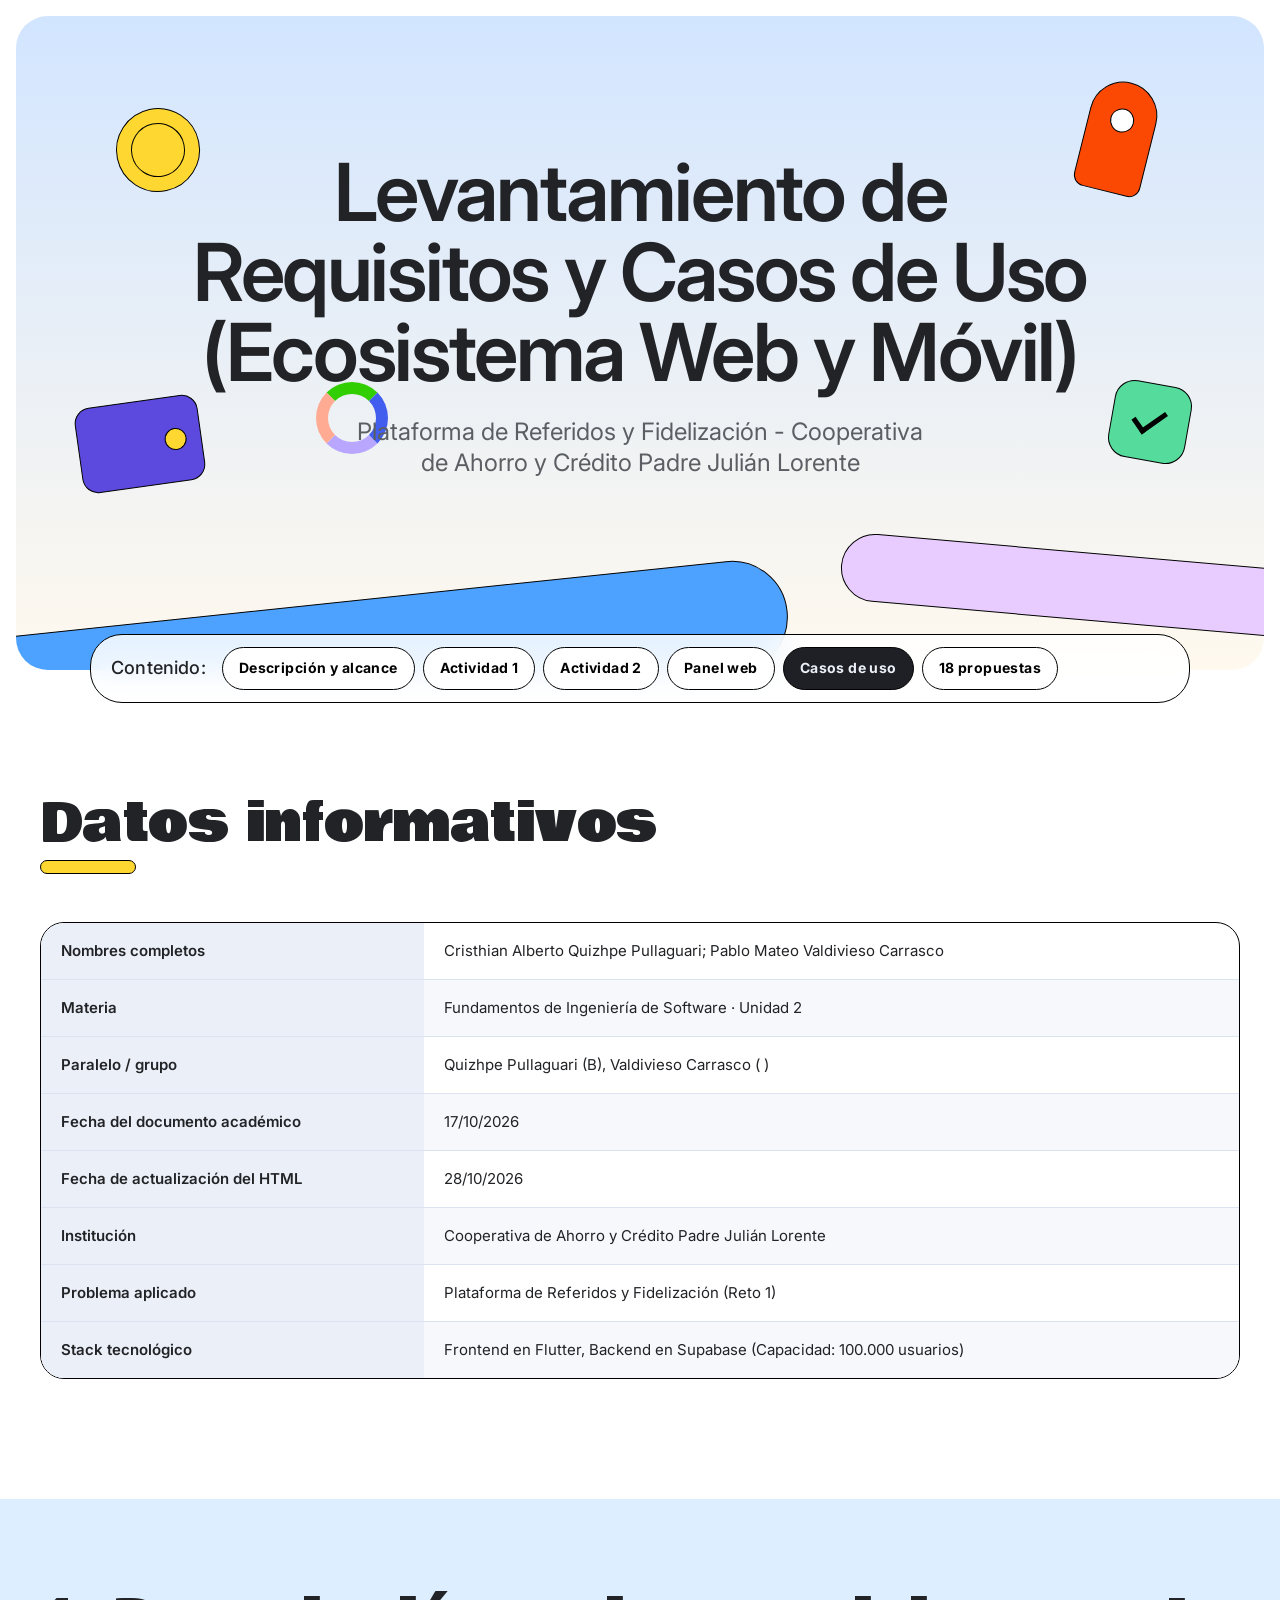
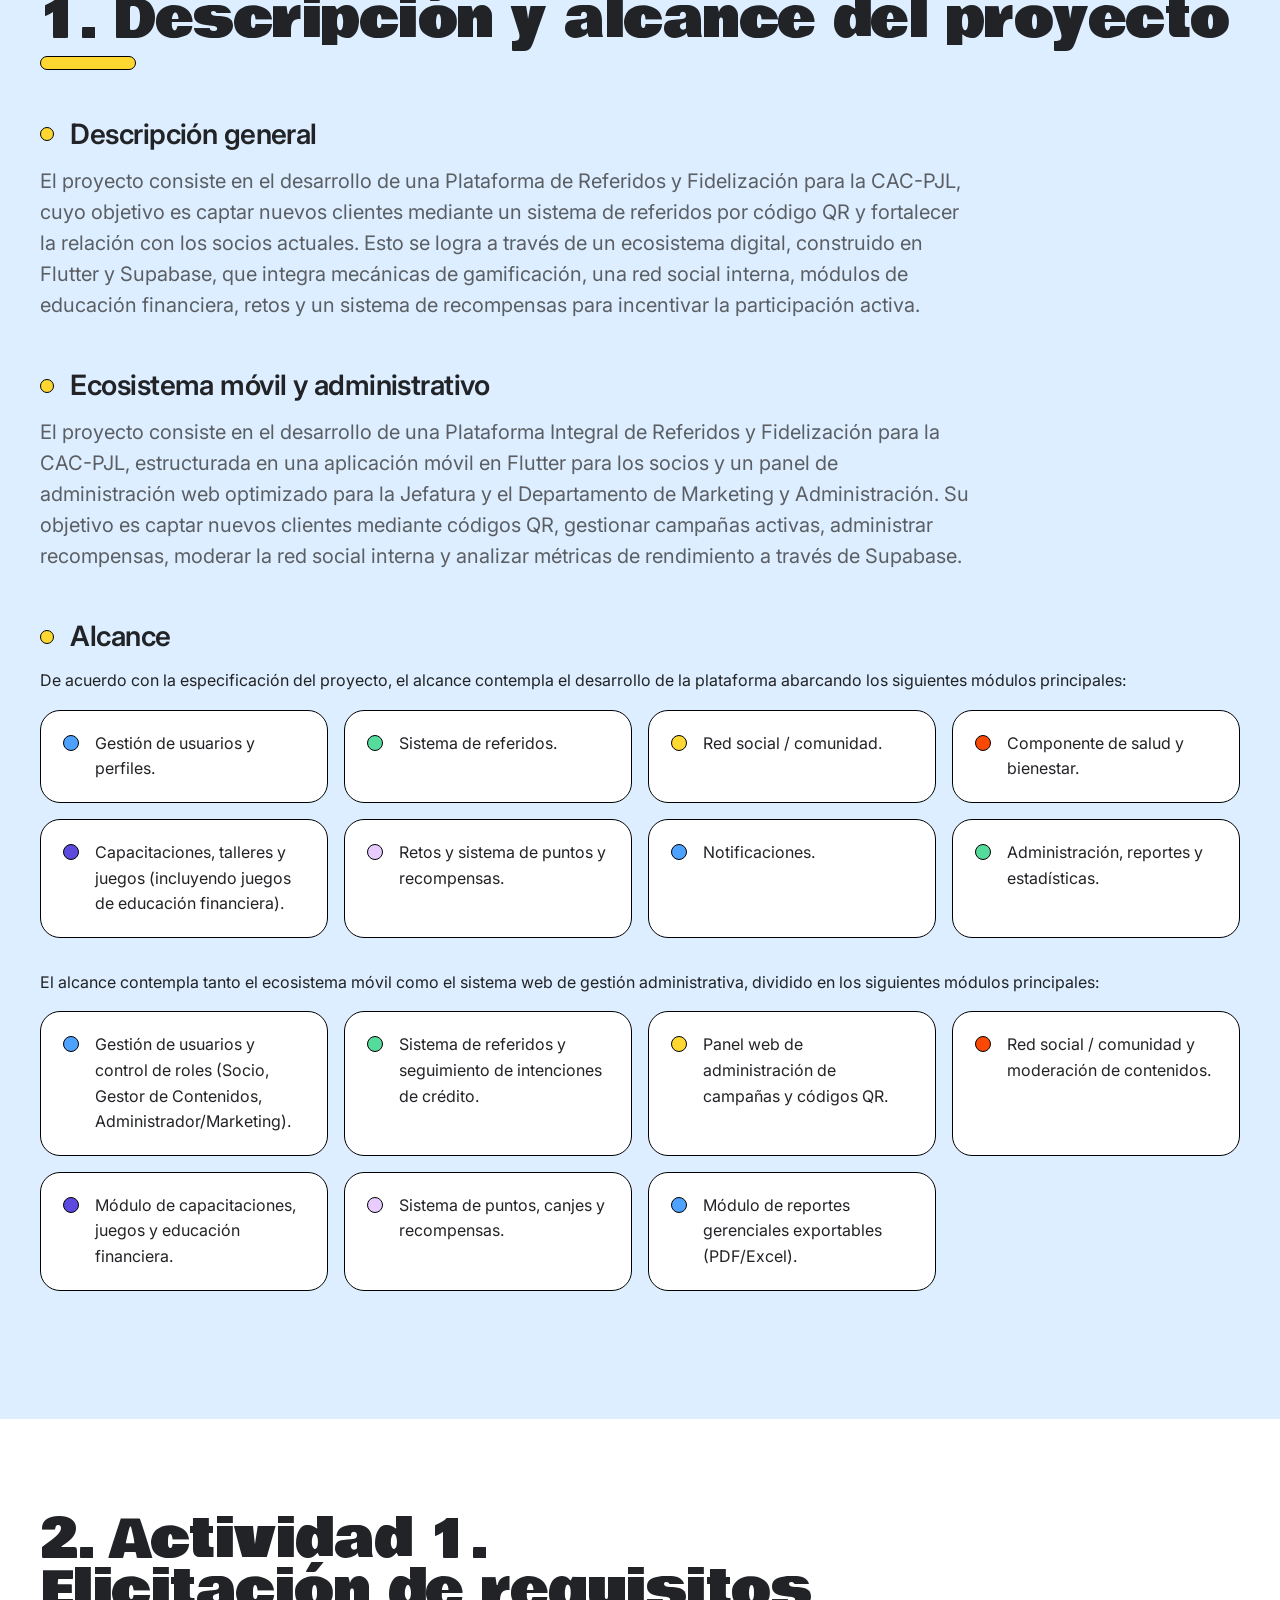
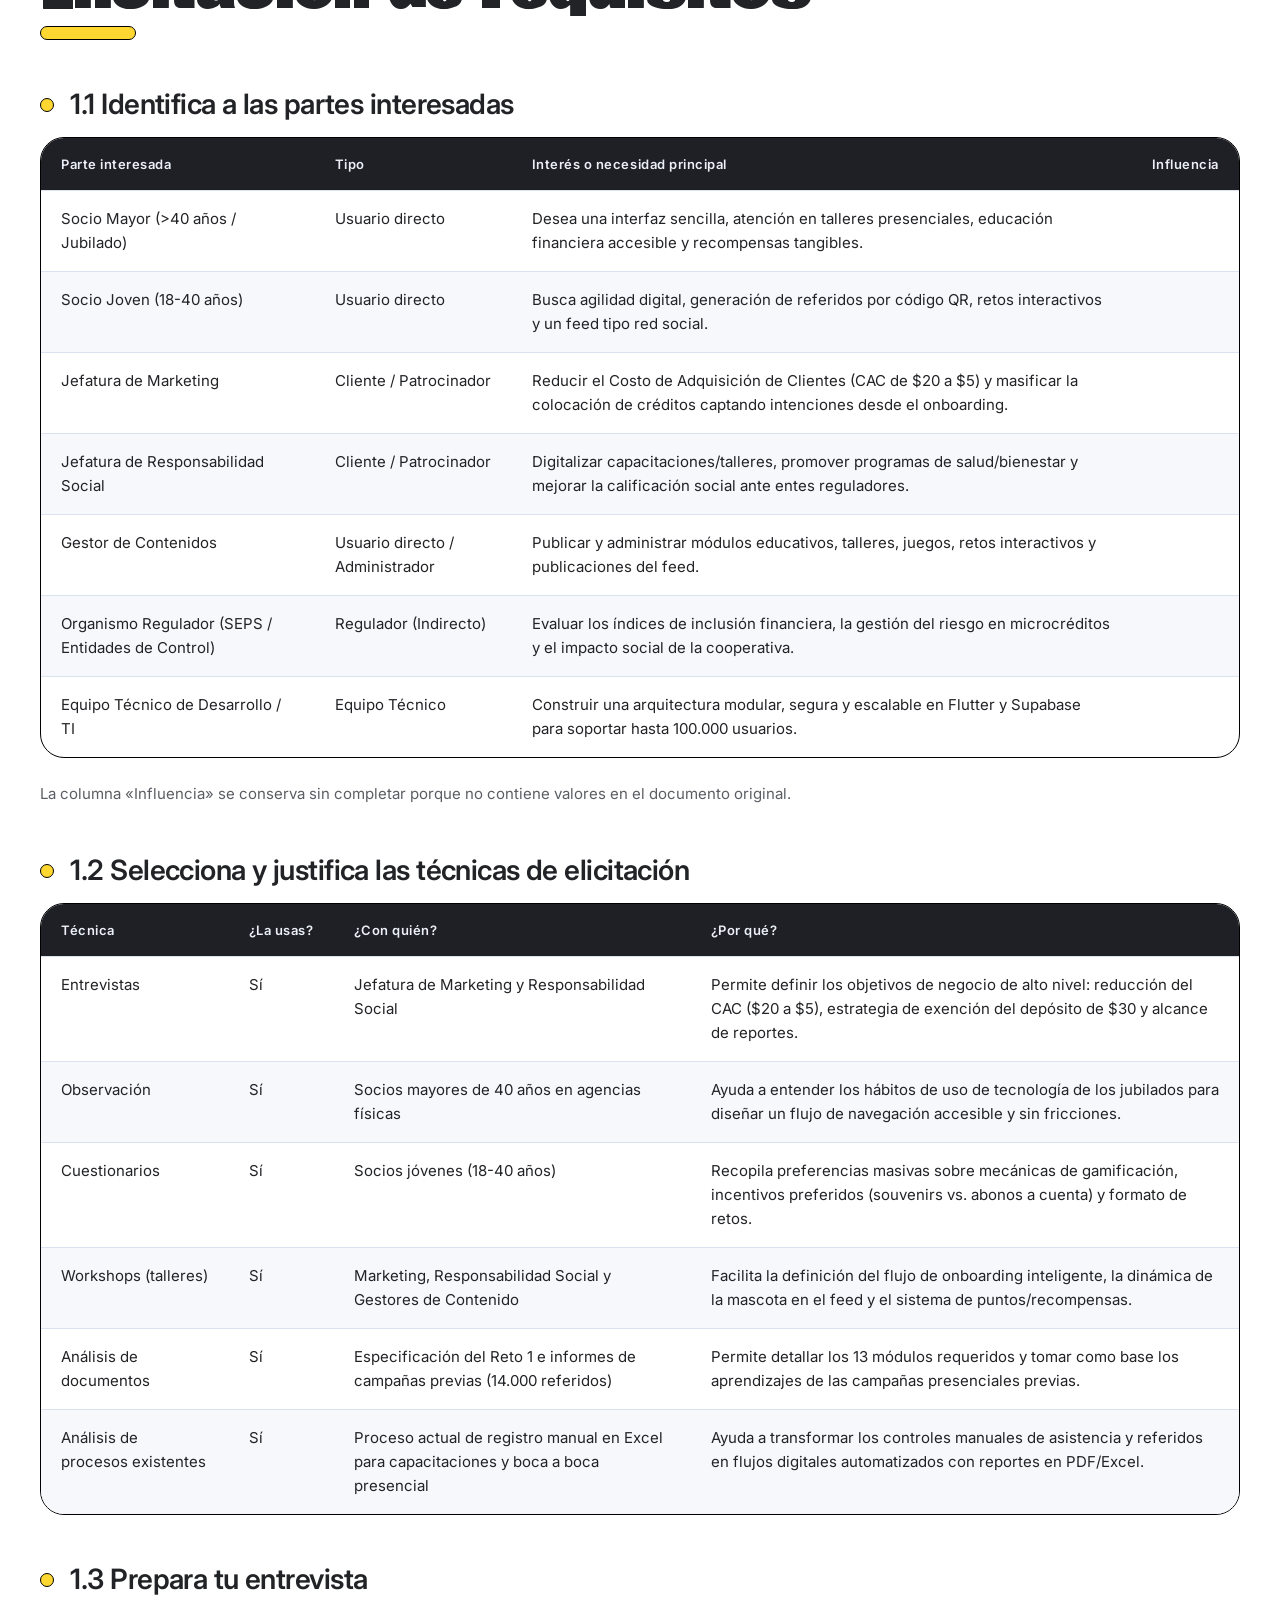
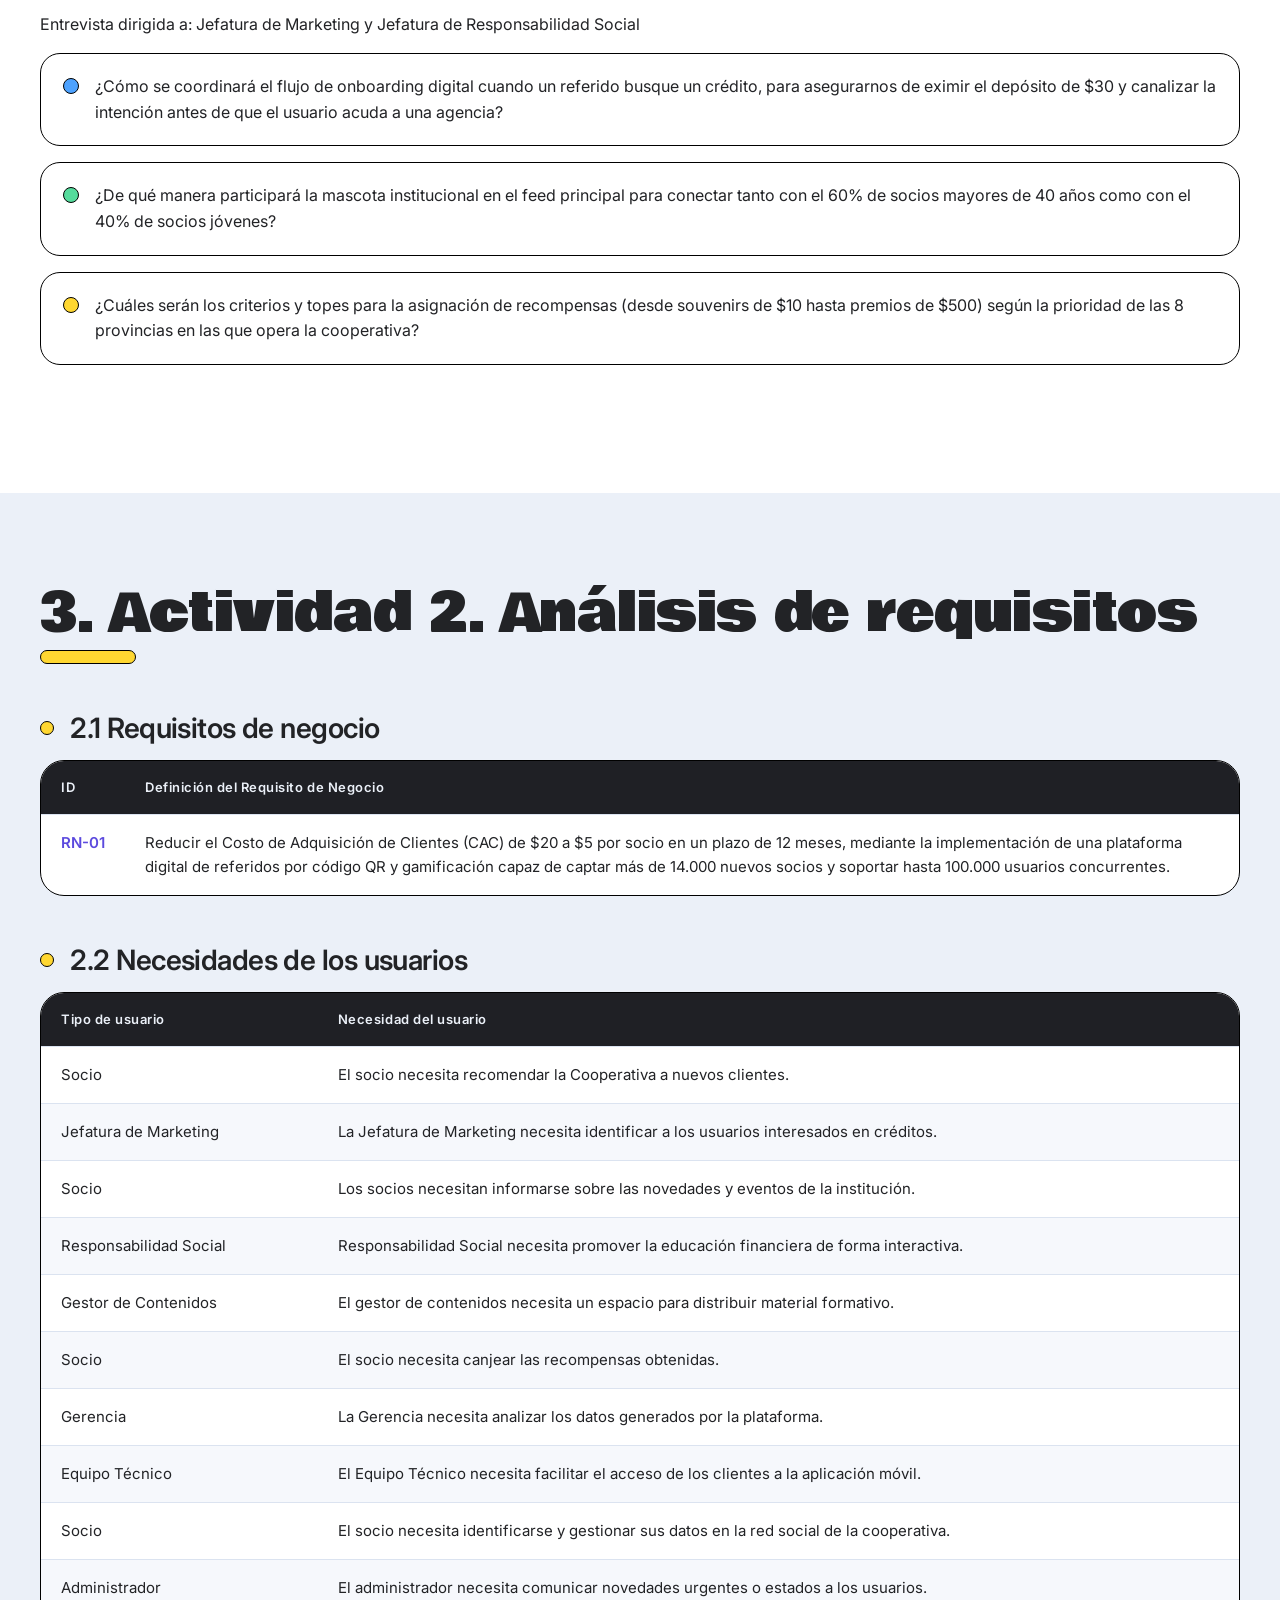
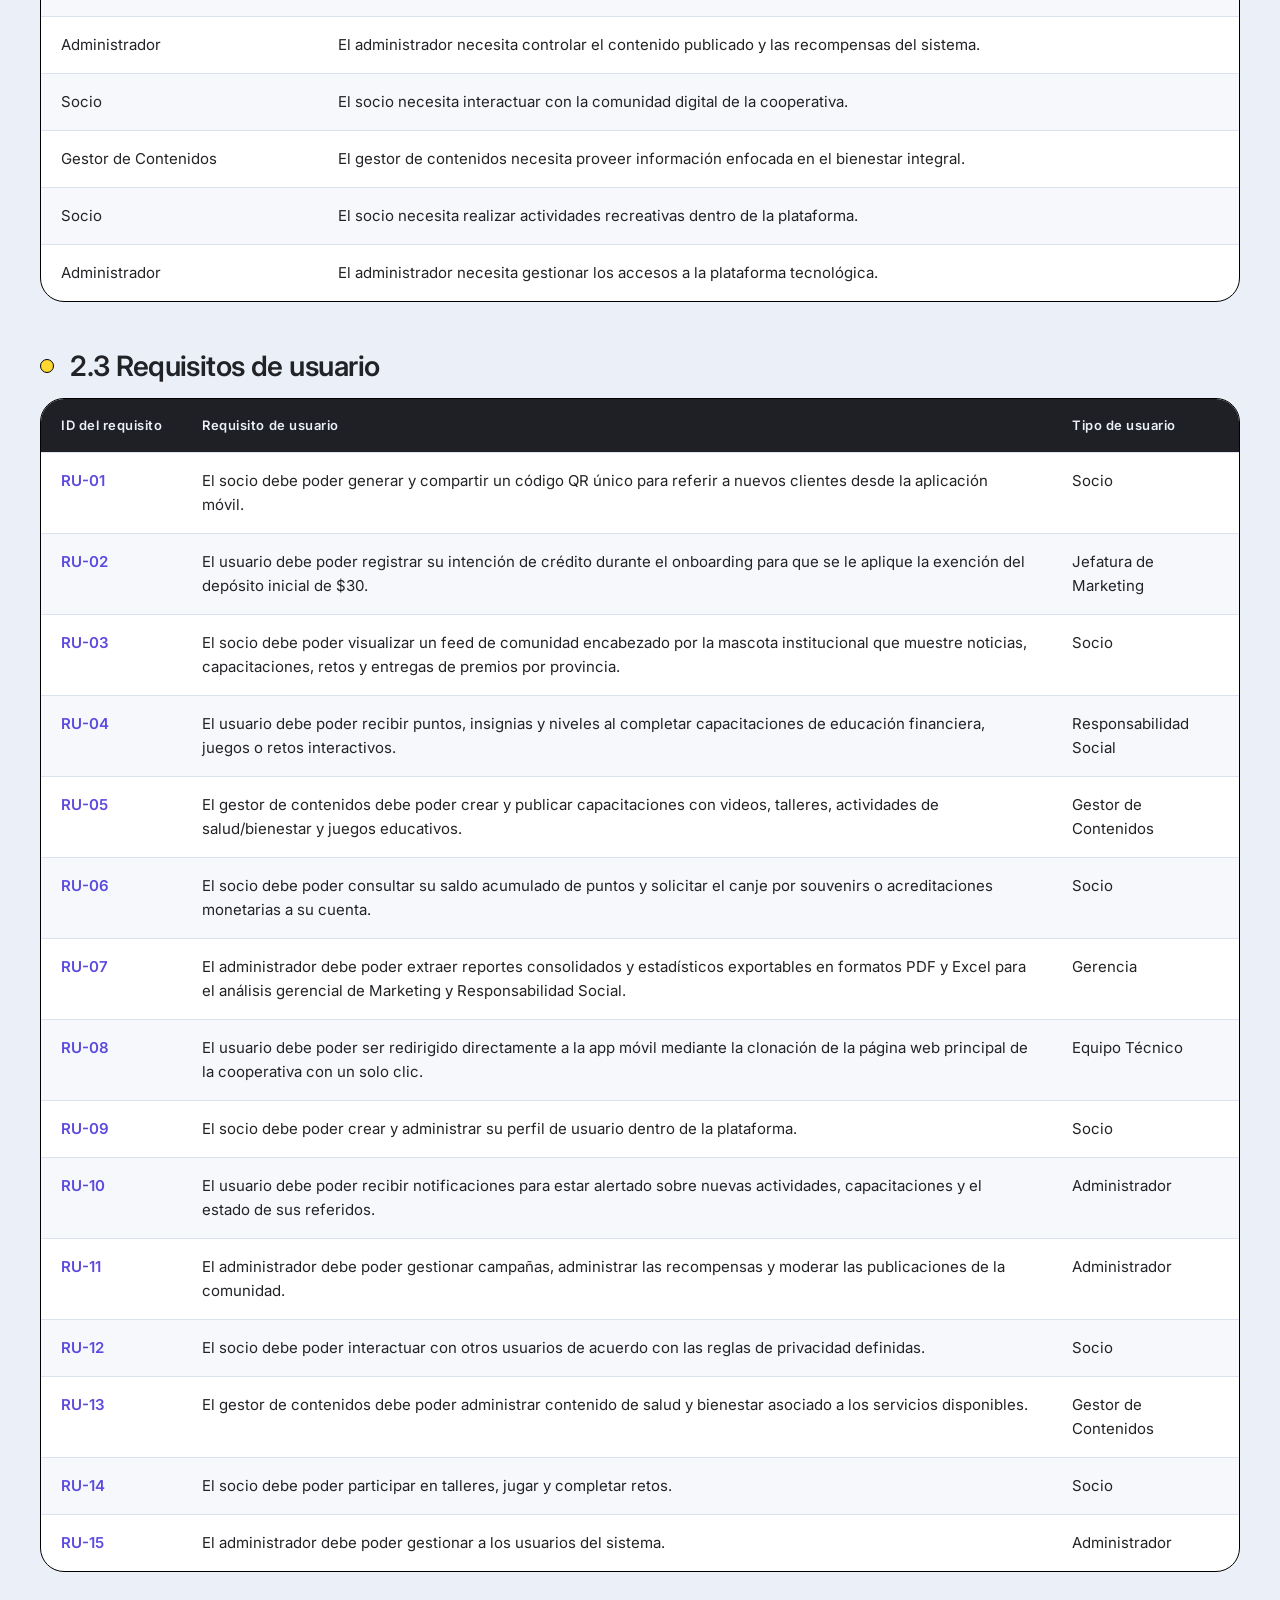
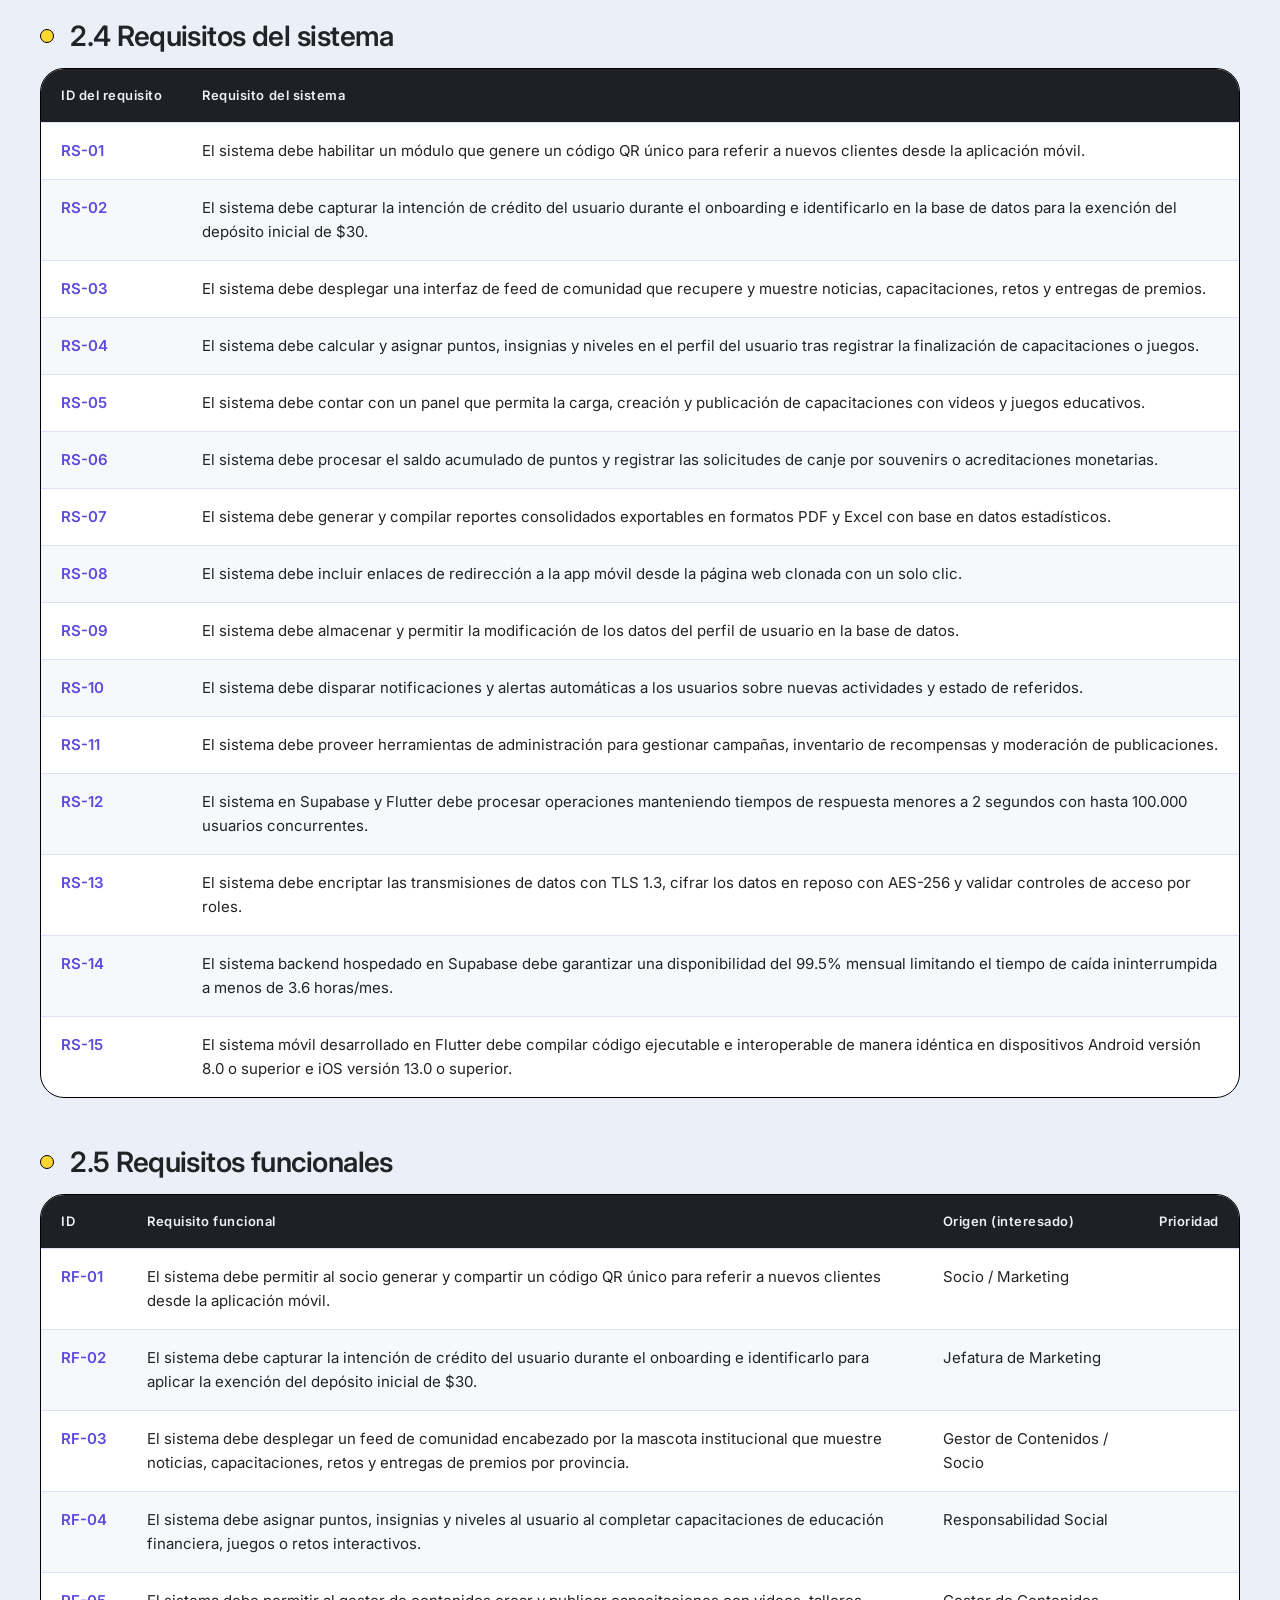
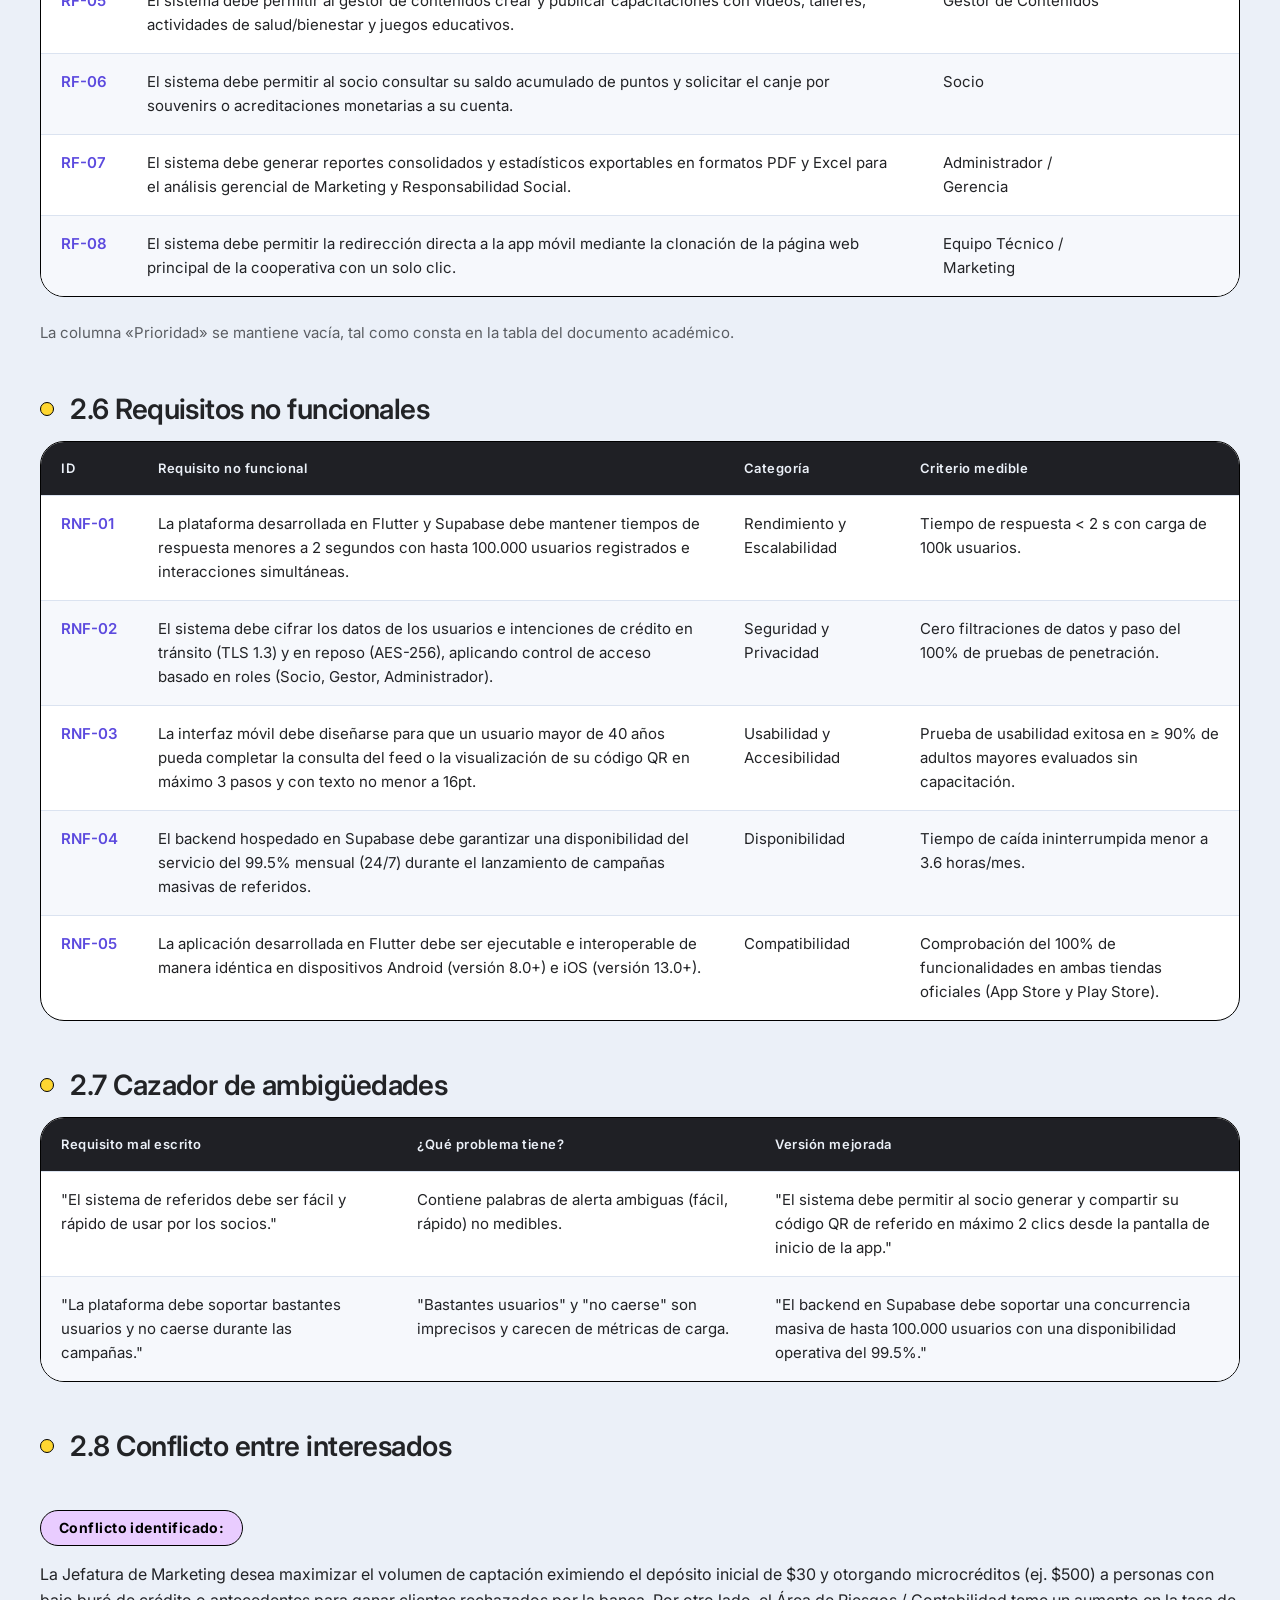
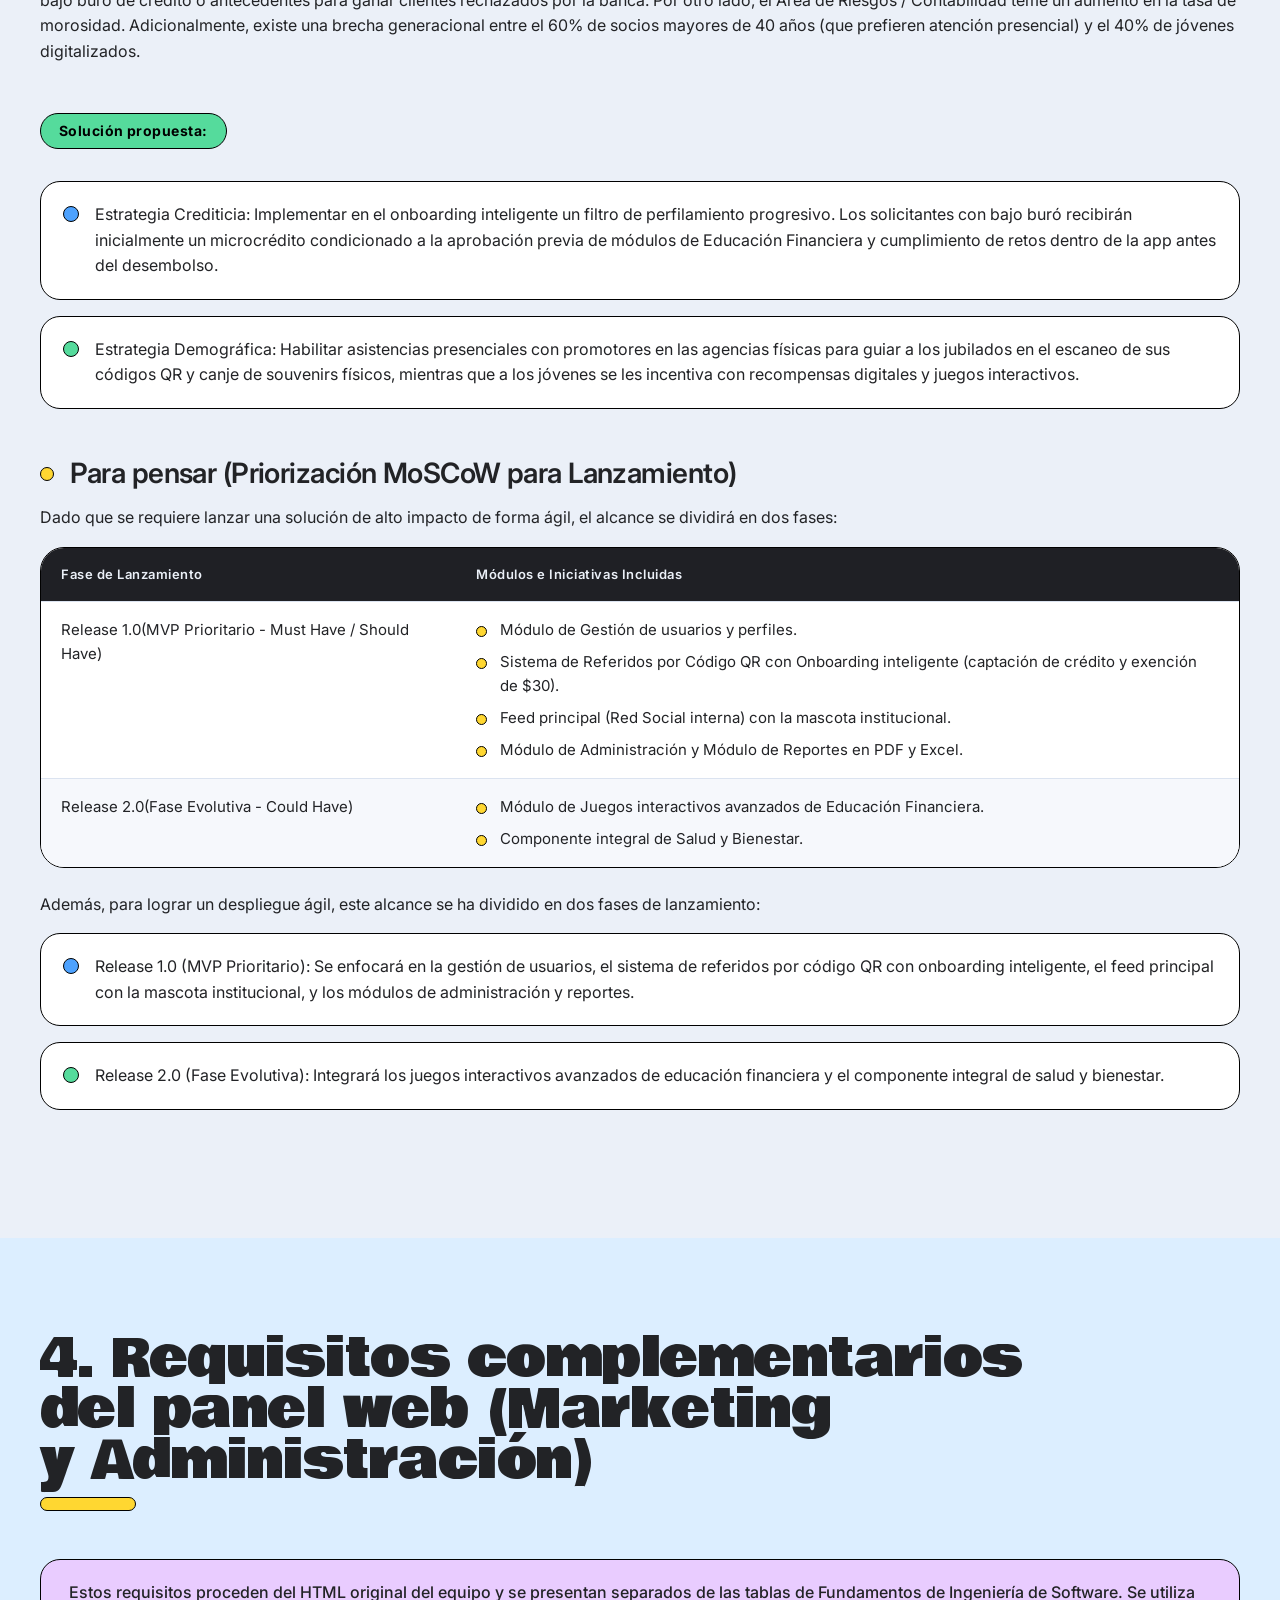
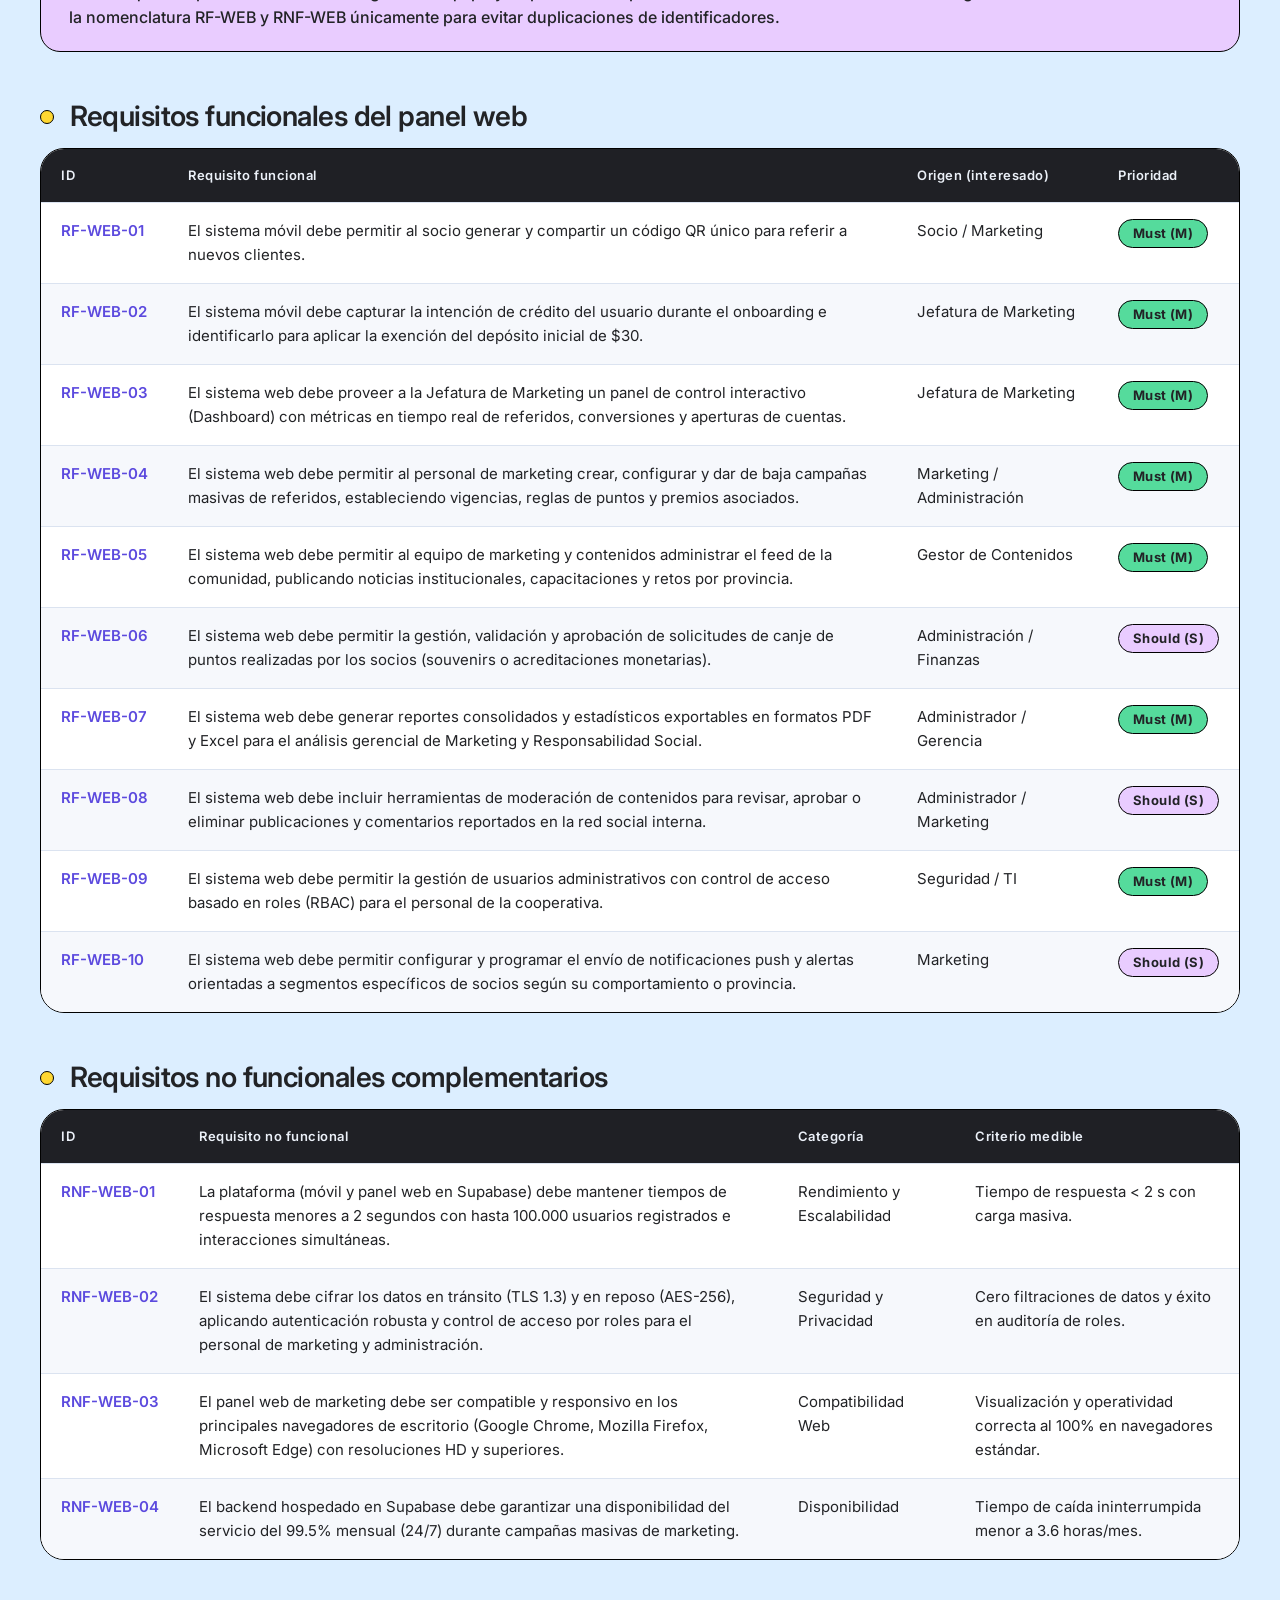
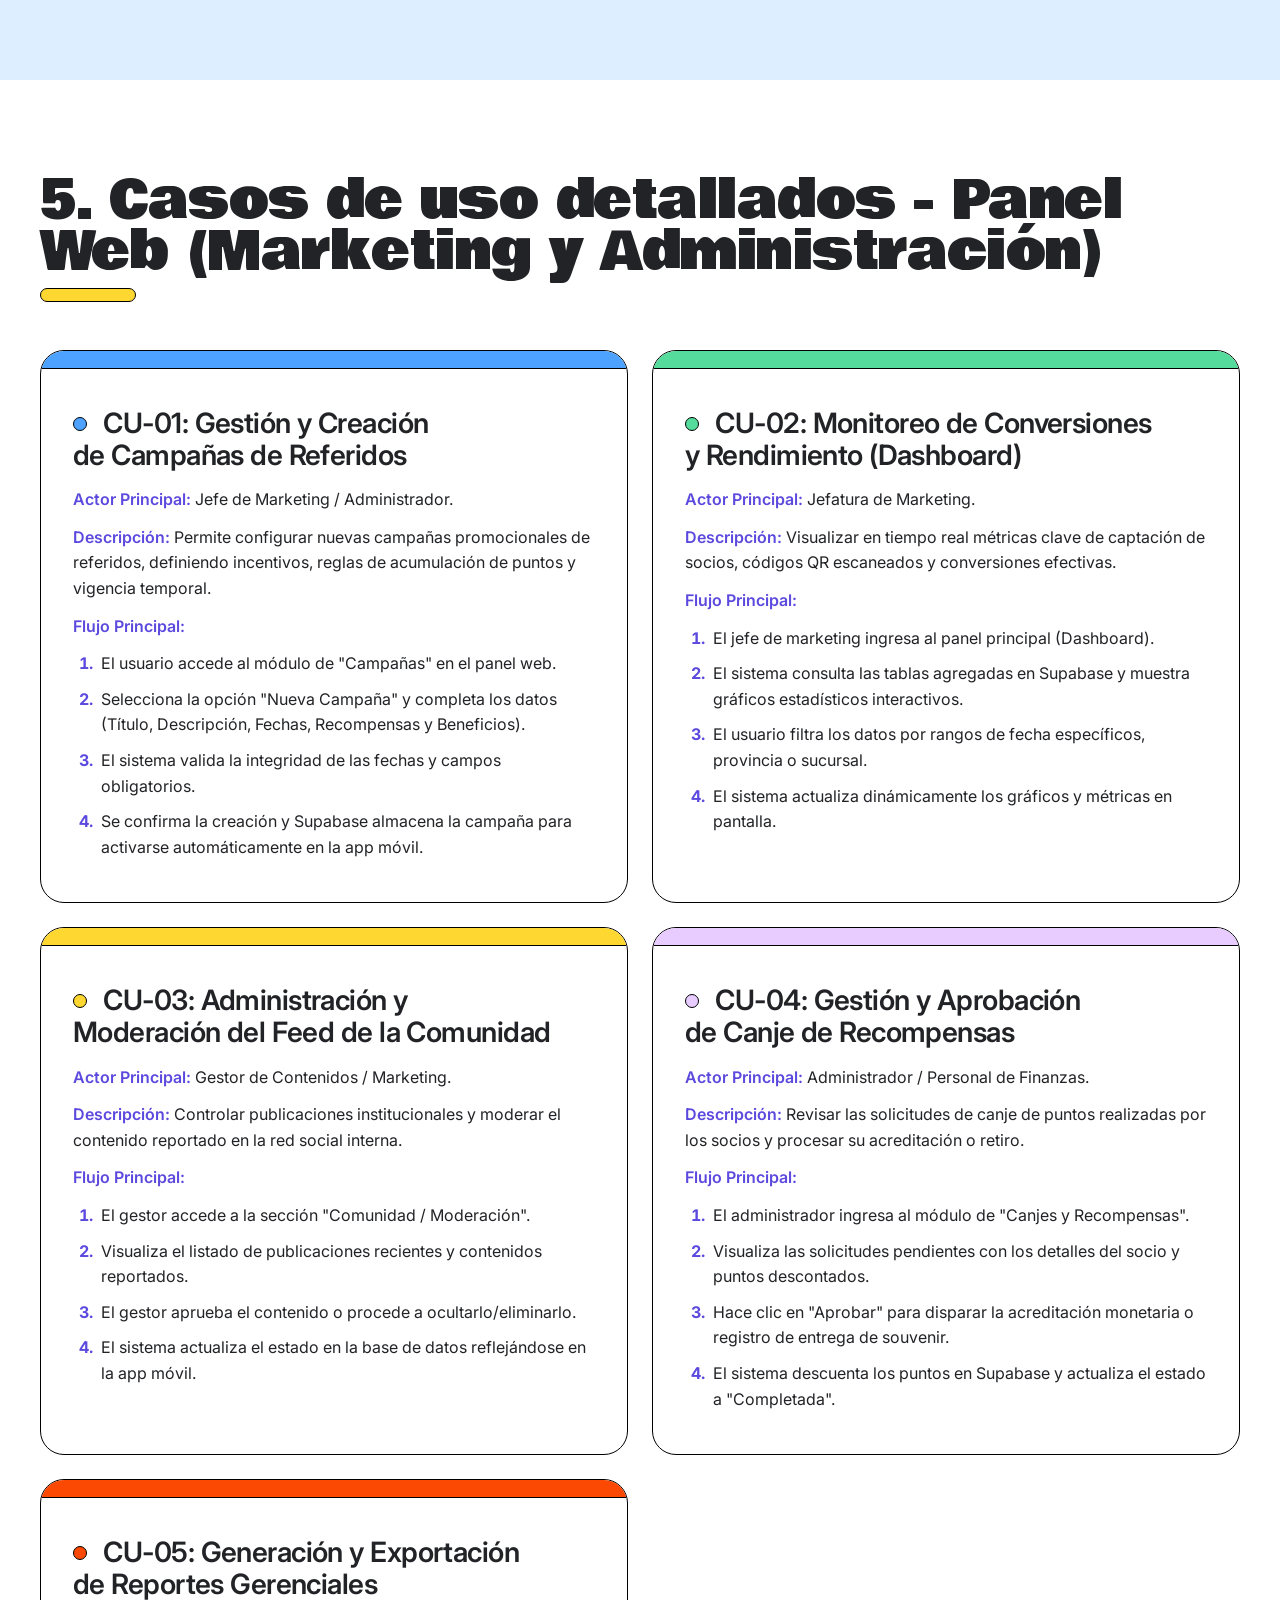
<file: IA/index.html>
<!DOCTYPE html>
<html lang="es">
 <head>
  <meta charset="utf-8"/>
  <meta content="width=device-width, initial-scale=1.0" name="viewport"/>
  <title>
   Levantamiento de Requisitos y Casos de Uso - Web y Móvil | CAC-PJL
  </title>
  <link href="https://fonts.googleapis.com" rel="preconnect"/>
  <link crossorigin="" href="https://fonts.gstatic.com" rel="preconnect"/>
  <link href="https://fonts.googleapis.com/css2?family=Bowlby+One&amp;family=Inter:wght@400;500;600;700&amp;display=swap" rel="stylesheet"/>
  <link href="estilos.css" rel="stylesheet"/>
  <script>
   document.documentElement.classList.add('js');
  </script>
 </head>
 <body>
  <div aria-hidden="true" class="progreso"></div>

  <header class="hero">
   <span aria-hidden="true" class="cinta cinta--1"></span>
   <span aria-hidden="true" class="cinta cinta--2"></span>
   <span aria-hidden="true" class="sticker sticker--moneda"></span>
   <span aria-hidden="true" class="sticker sticker--cohete"></span>
   <span aria-hidden="true" class="sticker sticker--billetera"></span>
   <span aria-hidden="true" class="sticker sticker--check"></span>
   <span aria-hidden="true" class="sticker sticker--anillo"></span>
   <div class="hero__texto">
    <h1 id="inicio">
     Levantamiento de Requisitos y Casos de Uso (Ecosistema Web y Móvil)
    </h1>
    <p>
     Plataforma de Referidos y Fidelización - Cooperativa de Ahorro y Crédito Padre Julián Lorente
    </p>
   </div>
  </header>

  <nav aria-label="Contenido del documento" class="menu">
   <strong>
    Contenido:
   </strong>
   <a href="#presentacion">
    Descripción y alcance
   </a>
   <a href="#actividad1">
    Actividad 1
   </a>
   <a href="#actividad2">
    Actividad 2
   </a>
   <a href="#web">
    Panel web
   </a>
   <a href="#casos">
    Casos de uso
   </a>
   <a href="#ideas">
    18 propuestas
   </a>
  </nav>

  <main>
   <section class="banda banda--blanca">
    <div class="contenedor">
     <h2 id="datos">
      Datos informativos
     </h2>
     <div class="tabla-wrap revelar">
      <table class="tabla-datos">
       <tbody>
        <tr>
         <th scope="row">
          Nombres completos
         </th>
         <td>
          Cristhian Alberto Quizhpe Pullaguari; Pablo Mateo Valdivieso Carrasco
         </td>
        </tr>
        <tr>
         <th scope="row">
          Materia
         </th>
         <td>
          Fundamentos de Ingeniería de Software · Unidad 2
         </td>
        </tr>
        <tr>
         <th scope="row">
          Paralelo / grupo
         </th>
         <td>
          Quizhpe Pullaguari (B), Valdivieso Carrasco ( )
         </td>
        </tr>
        <tr>
         <th scope="row">
          Fecha del documento académico
         </th>
         <td>
          17/10/2026
         </td>
        </tr>
        <tr>
         <th scope="row">
          Fecha de actualización del HTML
         </th>
         <td>
          28/10/2026
         </td>
        </tr>
        <tr>
         <th scope="row">
          Institución
         </th>
         <td>
          Cooperativa de Ahorro y Crédito Padre Julián Lorente
         </td>
        </tr>
        <tr>
         <th scope="row">
          Problema aplicado
         </th>
         <td>
          Plataforma de Referidos y Fidelización (Reto 1)
         </td>
        </tr>
        <tr>
         <th scope="row">
          Stack tecnológico
         </th>
         <td>
          Frontend en Flutter, Backend en Supabase (Capacidad: 100.000 usuarios)
         </td>
        </tr>
       </tbody>
      </table>
     </div>
    </div>
   </section>

   <section class="banda banda--cielo">
    <div class="contenedor">
     <h2 id="presentacion">
      1. Descripción y alcance del proyecto
     </h2>
     <h3 id="descripcion-general">
      Descripción general
     </h3>
     <p class="lead revelar">
      El proyecto consiste en el desarrollo de una Plataforma de Referidos y Fidelización para la CAC-PJL, cuyo objetivo es captar nuevos clientes mediante un sistema de referidos por código QR y fortalecer la relación con los socios actuales. Esto se logra a través de un ecosistema digital, construido en Flutter y Supabase, que integra mecánicas de gamificación, una red social interna, módulos de educación financiera, retos y un sistema de recompensas para incentivar la participación activa.
     </p>
     <h3 id="descripcion-ecosistema">
      Ecosistema móvil y administrativo
     </h3>
     <p class="lead revelar">
      El proyecto consiste en el desarrollo de una Plataforma Integral de Referidos y Fidelización para la CAC-PJL, estructurada en una aplicación móvil en Flutter para los socios y un panel de administración web optimizado para la Jefatura y el Departamento de Marketing y Administración. Su objetivo es captar nuevos clientes mediante códigos QR, gestionar campañas activas, administrar recompensas, moderar la red social interna y analizar métricas de rendimiento a través de Supabase.
     </p>
     <h3 id="alcance">
      Alcance
     </h3>
     <p>
      De acuerdo con la especificación del proyecto, el alcance contempla el desarrollo de la plataforma abarcando los siguientes módulos principales:
     </p>
     <ul class="lista-tarjetas revelar">
      <li>
       Gestión de usuarios y perfiles.
      </li>
      <li>
       Sistema de referidos.
      </li>
      <li>
       Red social / comunidad.
      </li>
      <li>
       Componente de salud y bienestar.
      </li>
      <li>
       Capacitaciones, talleres y juegos (incluyendo juegos de educación financiera).
      </li>
      <li>
       Retos y sistema de puntos y recompensas.
      </li>
      <li>
       Notificaciones.
      </li>
      <li>
       Administración, reportes y estadísticas.
      </li>
     </ul>
     <p>
      El alcance contempla tanto el ecosistema móvil como el sistema web de gestión administrativa, dividido en los siguientes módulos principales:
     </p>
     <ul class="lista-tarjetas revelar">
      <li>
       Gestión de usuarios y control de roles (Socio, Gestor de Contenidos, Administrador/Marketing).
      </li>
      <li>
       Sistema de referidos y seguimiento de intenciones de crédito.
      </li>
      <li>
       Panel web de administración de campañas y códigos QR.
      </li>
      <li>
       Red social / comunidad y moderación de contenidos.
      </li>
      <li>
       Módulo de capacitaciones, juegos y educación financiera.
      </li>
      <li>
       Sistema de puntos, canjes y recompensas.
      </li>
      <li>
       Módulo de reportes gerenciales exportables (PDF/Excel).
      </li>
     </ul>
    </div>
   </section>

   <section class="banda banda--blanca">
    <div class="contenedor">
     <h2 id="actividad1">
      2. Actividad 1. Elicitación de requisitos
     </h2>
     <h3 id="partes">
      1.1 Identifica a las partes interesadas
     </h3>
     <div class="tabla-wrap revelar">
      <table>
       <thead>
        <tr>
         <th scope="col">
          Parte interesada
         </th>
         <th scope="col">
          Tipo
         </th>
         <th scope="col">
          Interés o necesidad principal
         </th>
         <th scope="col">
          Influencia
         </th>
        </tr>
       </thead>
       <tbody>
        <tr>
         <td>
          Socio Mayor (&gt;40 años / Jubilado)
         </td>
         <td>
          Usuario directo
         </td>
         <td>
          Desea una interfaz sencilla, atención en talleres presenciales, educación financiera accesible y recompensas tangibles.
         </td>
         <td>
         </td>
        </tr>
        <tr>
         <td>
          Socio Joven (18-40 años)
         </td>
         <td>
          Usuario directo
         </td>
         <td>
          Busca agilidad digital, generación de referidos por código QR, retos interactivos y un feed tipo red social.
         </td>
         <td>
         </td>
        </tr>
        <tr>
         <td>
          Jefatura de Marketing
         </td>
         <td>
          Cliente / Patrocinador
         </td>
         <td>
          Reducir el Costo de Adquisición de Clientes (CAC de $20 a $5) y masificar la colocación de créditos captando intenciones desde el onboarding.
         </td>
         <td>
         </td>
        </tr>
        <tr>
         <td>
          Jefatura de Responsabilidad Social
         </td>
         <td>
          Cliente / Patrocinador
         </td>
         <td>
          Digitalizar capacitaciones/talleres, promover programas de salud/bienestar y mejorar la calificación social ante entes reguladores.
         </td>
         <td>
         </td>
        </tr>
        <tr>
         <td>
          Gestor de Contenidos
         </td>
         <td>
          Usuario directo / Administrador
         </td>
         <td>
          Publicar y administrar módulos educativos, talleres, juegos, retos interactivos y publicaciones del feed.
         </td>
         <td>
         </td>
        </tr>
        <tr>
         <td>
          Organismo Regulador (SEPS / Entidades de Control)
         </td>
         <td>
          Regulador (Indirecto)
         </td>
         <td>
          Evaluar los índices de inclusión financiera, la gestión del riesgo en microcréditos y el impacto social de la cooperativa.
         </td>
         <td>
         </td>
        </tr>
        <tr>
         <td>
          Equipo Técnico de Desarrollo / TI
         </td>
         <td>
          Equipo Técnico
         </td>
         <td>
          Construir una arquitectura modular, segura y escalable en Flutter y Supabase para soportar hasta 100.000 usuarios.
         </td>
         <td>
         </td>
        </tr>
       </tbody>
      </table>
     </div>
     <p class="nota">
      La columna «Influencia» se conserva sin completar porque no contiene valores en el documento original.
     </p>
     <h3 id="tecnicas">
      1.2 Selecciona y justifica las técnicas de elicitación
     </h3>
     <div class="tabla-wrap revelar">
      <table>
       <thead>
        <tr>
         <th scope="col">
          Técnica
         </th>
         <th scope="col">
          ¿La usas?
         </th>
         <th scope="col">
          ¿Con quién?
         </th>
         <th scope="col">
          ¿Por qué?
         </th>
        </tr>
       </thead>
       <tbody>
        <tr>
         <td>
          Entrevistas
         </td>
         <td>
          Sí
         </td>
         <td>
          Jefatura de Marketing y Responsabilidad Social
         </td>
         <td>
          Permite definir los objetivos de negocio de alto nivel: reducción del CAC ($20 a $5), estrategia de exención del depósito de $30 y alcance de reportes.
         </td>
        </tr>
        <tr>
         <td>
          Observación
         </td>
         <td>
          Sí
         </td>
         <td>
          Socios mayores de 40 años en agencias físicas
         </td>
         <td>
          Ayuda a entender los hábitos de uso de tecnología de los jubilados para diseñar un flujo de navegación accesible y sin fricciones.
         </td>
        </tr>
        <tr>
         <td>
          Cuestionarios
         </td>
         <td>
          Sí
         </td>
         <td>
          Socios jóvenes (18-40 años)
         </td>
         <td>
          Recopila preferencias masivas sobre mecánicas de gamificación, incentivos preferidos (souvenirs vs. abonos a cuenta) y formato de retos.
         </td>
        </tr>
        <tr>
         <td>
          Workshops (talleres)
         </td>
         <td>
          Sí
         </td>
         <td>
          Marketing, Responsabilidad Social y Gestores de Contenido
         </td>
         <td>
          Facilita la definición del flujo de onboarding inteligente, la dinámica de la mascota en el feed y el sistema de puntos/recompensas.
         </td>
        </tr>
        <tr>
         <td>
          Análisis de documentos
         </td>
         <td>
          Sí
         </td>
         <td>
          Especificación del Reto 1 e informes de campañas previas (14.000 referidos)
         </td>
         <td>
          Permite detallar los 13 módulos requeridos y tomar como base los aprendizajes de las campañas presenciales previas.
         </td>
        </tr>
        <tr>
         <td>
          Análisis de procesos existentes
         </td>
         <td>
          Sí
         </td>
         <td>
          Proceso actual de registro manual en Excel para capacitaciones y boca a boca presencial
         </td>
         <td>
          Ayuda a transformar los controles manuales de asistencia y referidos en flujos digitales automatizados con reportes en PDF/Excel.
         </td>
        </tr>
       </tbody>
      </table>
     </div>
     <h3 id="entrevista">
      1.3 Prepara tu entrevista
     </h3>
     <p>
      Entrevista dirigida a: Jefatura de Marketing y Jefatura de Responsabilidad Social
     </p>
     <ul class="lista-tarjetas lista-columna revelar">
      <li>
       ¿Cómo se coordinará el flujo de onboarding digital cuando un referido busque un crédito, para asegurarnos de eximir el depósito de $30 y canalizar la intención antes de que el usuario acuda a una agencia?
      </li>
      <li>
       ¿De qué manera participará la mascota institucional en el feed principal para conectar tanto con el 60% de socios mayores de 40 años como con el 40% de socios jóvenes?
      </li>
      <li>
       ¿Cuáles serán los criterios y topes para la asignación de recompensas (desde souvenirs de $10 hasta premios de $500) según la prioridad de las 8 provincias en las que opera la cooperativa?
      </li>
     </ul>
    </div>
   </section>

   <section class="banda banda--nube">
    <div class="contenedor">
     <h2 id="actividad2">
      3. Actividad 2. Análisis de requisitos
     </h2>
     <h3 id="negocio">
      2.1 Requisitos de negocio
     </h3>
     <div class="tabla-wrap revelar">
      <table class="id-col">
       <thead>
        <tr>
         <th scope="col">
          ID
         </th>
         <th scope="col">
          Definición del Requisito de Negocio
         </th>
        </tr>
       </thead>
       <tbody>
        <tr>
         <td>
          RN-01
         </td>
         <td>
          Reducir el Costo de Adquisición de Clientes (CAC) de $20 a $5 por socio en un plazo de 12 meses, mediante la implementación de una plataforma digital de referidos por código QR y gamificación capaz de captar más de 14.000 nuevos socios y soportar hasta 100.000 usuarios concurrentes.
         </td>
        </tr>
       </tbody>
      </table>
     </div>
     <h3 id="necesidades">
      2.2 Necesidades de los usuarios
     </h3>
     <div class="tabla-wrap revelar">
      <table>
       <thead>
        <tr>
         <th scope="col">
          Tipo de usuario
         </th>
         <th scope="col">
          Necesidad del usuario
         </th>
        </tr>
       </thead>
       <tbody>
        <tr>
         <td>
          Socio
         </td>
         <td>
          El socio necesita recomendar la Cooperativa a nuevos clientes.
         </td>
        </tr>
        <tr>
         <td>
          Jefatura de Marketing
         </td>
         <td>
          La Jefatura de Marketing necesita identificar a los usuarios interesados en créditos.
         </td>
        </tr>
        <tr>
         <td>
          Socio
         </td>
         <td>
          Los socios necesitan informarse sobre las novedades y eventos de la institución.
         </td>
        </tr>
        <tr>
         <td>
          Responsabilidad Social
         </td>
         <td>
          Responsabilidad Social necesita promover la educación financiera de forma interactiva.
         </td>
        </tr>
        <tr>
         <td>
          Gestor de Contenidos
         </td>
         <td>
          El gestor de contenidos necesita un espacio para distribuir material formativo.
         </td>
        </tr>
        <tr>
         <td>
          Socio
         </td>
         <td>
          El socio necesita canjear las recompensas obtenidas.
         </td>
        </tr>
        <tr>
         <td>
          Gerencia
         </td>
         <td>
          La Gerencia necesita analizar los datos generados por la plataforma.
         </td>
        </tr>
        <tr>
         <td>
          Equipo Técnico
         </td>
         <td>
          El Equipo Técnico necesita facilitar el acceso de los clientes a la aplicación móvil.
         </td>
        </tr>
        <tr>
         <td>
          Socio
         </td>
         <td>
          El socio necesita identificarse y gestionar sus datos en la red social de la cooperativa.
         </td>
        </tr>
        <tr>
         <td>
          Administrador
         </td>
         <td>
          El administrador necesita comunicar novedades urgentes o estados a los usuarios.
         </td>
        </tr>
        <tr>
         <td>
          Administrador
         </td>
         <td>
          El administrador necesita controlar el contenido publicado y las recompensas del sistema.
         </td>
        </tr>
        <tr>
         <td>
          Socio
         </td>
         <td>
          El socio necesita interactuar con la comunidad digital de la cooperativa.
         </td>
        </tr>
        <tr>
         <td>
          Gestor de Contenidos
         </td>
         <td>
          El gestor de contenidos necesita proveer información enfocada en el bienestar integral.
         </td>
        </tr>
        <tr>
         <td>
          Socio
         </td>
         <td>
          El socio necesita realizar actividades recreativas dentro de la plataforma.
         </td>
        </tr>
        <tr>
         <td>
          Administrador
         </td>
         <td>
          El administrador necesita gestionar los accesos a la plataforma tecnológica.
         </td>
        </tr>
       </tbody>
      </table>
     </div>
     <h3 id="usuario">
      2.3 Requisitos de usuario
     </h3>
     <div class="tabla-wrap revelar">
      <table class="id-col">
       <thead>
        <tr>
         <th scope="col">
          ID del requisito
         </th>
         <th scope="col">
          Requisito de usuario
         </th>
         <th scope="col">
          Tipo de usuario
         </th>
        </tr>
       </thead>
       <tbody>
        <tr>
         <td>
          RU-01
         </td>
         <td>
          El socio debe poder generar y compartir un código QR único para referir a nuevos clientes desde la aplicación móvil.
         </td>
         <td>
          Socio
         </td>
        </tr>
        <tr>
         <td>
          RU-02
         </td>
         <td>
          El usuario debe poder registrar su intención de crédito durante el onboarding para que se le aplique la exención del depósito inicial de $30.
         </td>
         <td>
          Jefatura de Marketing
         </td>
        </tr>
        <tr>
         <td>
          RU-03
         </td>
         <td>
          El socio debe poder visualizar un feed de comunidad encabezado por la mascota institucional que muestre noticias, capacitaciones, retos y entregas de premios por provincia.
         </td>
         <td>
          Socio
         </td>
        </tr>
        <tr>
         <td>
          RU-04
         </td>
         <td>
          El usuario debe poder recibir puntos, insignias y niveles al completar capacitaciones de educación financiera, juegos o retos interactivos.
         </td>
         <td>
          Responsabilidad Social
         </td>
        </tr>
        <tr>
         <td>
          RU-05
         </td>
         <td>
          El gestor de contenidos debe poder crear y publicar capacitaciones con videos, talleres, actividades de salud/bienestar y juegos educativos.
         </td>
         <td>
          Gestor de Contenidos
         </td>
        </tr>
        <tr>
         <td>
          RU-06
         </td>
         <td>
          El socio debe poder consultar su saldo acumulado de puntos y solicitar el canje por souvenirs o acreditaciones monetarias a su cuenta.
         </td>
         <td>
          Socio
         </td>
        </tr>
        <tr>
         <td>
          RU-07
         </td>
         <td>
          El administrador debe poder extraer reportes consolidados y estadísticos exportables en formatos PDF y Excel para el análisis gerencial de Marketing y Responsabilidad Social.
         </td>
         <td>
          Gerencia
         </td>
        </tr>
        <tr>
         <td>
          RU-08
         </td>
         <td>
          El usuario debe poder ser redirigido directamente a la app móvil mediante la clonación de la página web principal de la cooperativa con un solo clic.
         </td>
         <td>
          Equipo Técnico
         </td>
        </tr>
        <tr>
         <td>
          RU-09
         </td>
         <td>
          El socio debe poder crear y administrar su perfil de usuario dentro de la plataforma.
         </td>
         <td>
          Socio
         </td>
        </tr>
        <tr>
         <td>
          RU-10
         </td>
         <td>
          El usuario debe poder recibir notificaciones para estar alertado sobre nuevas actividades, capacitaciones y el estado de sus referidos.
         </td>
         <td>
          Administrador
         </td>
        </tr>
        <tr>
         <td>
          RU-11
         </td>
         <td>
          El administrador debe poder gestionar campañas, administrar las recompensas y moderar las publicaciones de la comunidad.
         </td>
         <td>
          Administrador
         </td>
        </tr>
        <tr>
         <td>
          RU-12
         </td>
         <td>
          El socio debe poder interactuar con otros usuarios de acuerdo con las reglas de privacidad definidas.
         </td>
         <td>
          Socio
         </td>
        </tr>
        <tr>
         <td>
          RU-13
         </td>
         <td>
          El gestor de contenidos debe poder administrar contenido de salud y bienestar asociado a los servicios disponibles.
         </td>
         <td>
          Gestor de Contenidos
         </td>
        </tr>
        <tr>
         <td>
          RU-14
         </td>
         <td>
          El socio debe poder participar en talleres, jugar y completar retos.
         </td>
         <td>
          Socio
         </td>
        </tr>
        <tr>
         <td>
          RU-15
         </td>
         <td>
          El administrador debe poder gestionar a los usuarios del sistema.
         </td>
         <td>
          Administrador
         </td>
        </tr>
       </tbody>
      </table>
     </div>
     <h3 id="sistema">
      2.4 Requisitos del sistema
     </h3>
     <div class="tabla-wrap revelar">
      <table class="id-col">
       <thead>
        <tr>
         <th scope="col">
          ID del requisito
         </th>
         <th scope="col">
          Requisito del sistema
         </th>
        </tr>
       </thead>
       <tbody>
        <tr>
         <td>
          RS-01
         </td>
         <td>
          El sistema debe habilitar un módulo que genere un código QR único para referir a nuevos clientes desde la aplicación móvil.
         </td>
        </tr>
        <tr>
         <td>
          RS-02
         </td>
         <td>
          El sistema debe capturar la intención de crédito del usuario durante el onboarding e identificarlo en la base de datos para la exención del depósito inicial de $30.
         </td>
        </tr>
        <tr>
         <td>
          RS-03
         </td>
         <td>
          El sistema debe desplegar una interfaz de feed de comunidad que recupere y muestre noticias, capacitaciones, retos y entregas de premios.
         </td>
        </tr>
        <tr>
         <td>
          RS-04
         </td>
         <td>
          El sistema debe calcular y asignar puntos, insignias y niveles en el perfil del usuario tras registrar la finalización de capacitaciones o juegos.
         </td>
        </tr>
        <tr>
         <td>
          RS-05
         </td>
         <td>
          El sistema debe contar con un panel que permita la carga, creación y publicación de capacitaciones con videos y juegos educativos.
         </td>
        </tr>
        <tr>
         <td>
          RS-06
         </td>
         <td>
          El sistema debe procesar el saldo acumulado de puntos y registrar las solicitudes de canje por souvenirs o acreditaciones monetarias.
         </td>
        </tr>
        <tr>
         <td>
          RS-07
         </td>
         <td>
          El sistema debe generar y compilar reportes consolidados exportables en formatos PDF y Excel con base en datos estadísticos.
         </td>
        </tr>
        <tr>
         <td>
          RS-08
         </td>
         <td>
          El sistema debe incluir enlaces de redirección a la app móvil desde la página web clonada con un solo clic.
         </td>
        </tr>
        <tr>
         <td>
          RS-09
         </td>
         <td>
          El sistema debe almacenar y permitir la modificación de los datos del perfil de usuario en la base de datos.
         </td>
        </tr>
        <tr>
         <td>
          RS-10
         </td>
         <td>
          El sistema debe disparar notificaciones y alertas automáticas a los usuarios sobre nuevas actividades y estado de referidos.
         </td>
        </tr>
        <tr>
         <td>
          RS-11
         </td>
         <td>
          El sistema debe proveer herramientas de administración para gestionar campañas, inventario de recompensas y moderación de publicaciones.
         </td>
        </tr>
        <tr>
         <td>
          RS-12
         </td>
         <td>
          El sistema en Supabase y Flutter debe procesar operaciones manteniendo tiempos de respuesta menores a 2 segundos con hasta 100.000 usuarios concurrentes.
         </td>
        </tr>
        <tr>
         <td>
          RS-13
         </td>
         <td>
          El sistema debe encriptar las transmisiones de datos con TLS 1.3, cifrar los datos en reposo con AES-256 y validar controles de acceso por roles.
         </td>
        </tr>
        <tr>
         <td>
          RS-14
         </td>
         <td>
          El sistema backend hospedado en Supabase debe garantizar una disponibilidad del 99.5% mensual limitando el tiempo de caída ininterrumpida a menos de 3.6 horas/mes.
         </td>
        </tr>
        <tr>
         <td>
          RS-15
         </td>
         <td>
          El sistema móvil desarrollado en Flutter debe compilar código ejecutable e interoperable de manera idéntica en dispositivos Android versión 8.0 o superior e iOS versión 13.0 o superior.
         </td>
        </tr>
       </tbody>
      </table>
     </div>
     <h3 id="funcionales-word">
      2.5 Requisitos funcionales
     </h3>
     <div class="tabla-wrap revelar">
      <table class="id-col">
       <thead>
        <tr>
         <th scope="col">
          ID
         </th>
         <th scope="col">
          Requisito funcional
         </th>
         <th scope="col">
          Origen (interesado)
         </th>
         <th scope="col">
          Prioridad
         </th>
        </tr>
       </thead>
       <tbody>
        <tr>
         <td>
          RF-01
         </td>
         <td>
          El sistema debe permitir al socio generar y compartir un código QR único para referir a nuevos clientes desde la aplicación móvil.
         </td>
         <td>
          Socio / Marketing
         </td>
         <td>
         </td>
        </tr>
        <tr>
         <td>
          RF-02
         </td>
         <td>
          El sistema debe capturar la intención de crédito del usuario durante el onboarding e identificarlo para aplicar la exención del depósito inicial de $30.
         </td>
         <td>
          Jefatura de Marketing
         </td>
         <td>
         </td>
        </tr>
        <tr>
         <td>
          RF-03
         </td>
         <td>
          El sistema debe desplegar un feed de comunidad encabezado por la mascota institucional que muestre noticias, capacitaciones, retos y entregas de premios por provincia.
         </td>
         <td>
          Gestor de Contenidos / Socio
         </td>
         <td>
         </td>
        </tr>
        <tr>
         <td>
          RF-04
         </td>
         <td>
          El sistema debe asignar puntos, insignias y niveles al usuario al completar capacitaciones de educación financiera, juegos o retos interactivos.
         </td>
         <td>
          Responsabilidad Social
         </td>
         <td>
         </td>
        </tr>
        <tr>
         <td>
          RF-05
         </td>
         <td>
          El sistema debe permitir al gestor de contenidos crear y publicar capacitaciones con videos, talleres, actividades de salud/bienestar y juegos educativos.
         </td>
         <td>
          Gestor de Contenidos
         </td>
         <td>
         </td>
        </tr>
        <tr>
         <td>
          RF-06
         </td>
         <td>
          El sistema debe permitir al socio consultar su saldo acumulado de puntos y solicitar el canje por souvenirs o acreditaciones monetarias a su cuenta.
         </td>
         <td>
          Socio
         </td>
         <td>
         </td>
        </tr>
        <tr>
         <td>
          RF-07
         </td>
         <td>
          El sistema debe generar reportes consolidados y estadísticos exportables en formatos PDF y Excel para el análisis gerencial de Marketing y Responsabilidad Social.
         </td>
         <td>
          Administrador / Gerencia
         </td>
         <td>
         </td>
        </tr>
        <tr>
         <td>
          RF-08
         </td>
         <td>
          El sistema debe permitir la redirección directa a la app móvil mediante la clonación de la página web principal de la cooperativa con un solo clic.
         </td>
         <td>
          Equipo Técnico / Marketing
         </td>
         <td>
         </td>
        </tr>
       </tbody>
      </table>
     </div>
     <p class="nota">
      La columna «Prioridad» se mantiene vacía, tal como consta en la tabla del documento académico.
     </p>
     <h3 id="no-funcionales-word">
      2.6 Requisitos no funcionales
     </h3>
     <div class="tabla-wrap revelar">
      <table class="id-col">
       <thead>
        <tr>
         <th scope="col">
          ID
         </th>
         <th scope="col">
          Requisito no funcional
         </th>
         <th scope="col">
          Categoría
         </th>
         <th scope="col">
          Criterio medible
         </th>
        </tr>
       </thead>
       <tbody>
        <tr>
         <td>
          RNF-01
         </td>
         <td>
          La plataforma desarrollada en Flutter y Supabase debe mantener tiempos de respuesta menores a 2 segundos con hasta 100.000 usuarios registrados e interacciones simultáneas.
         </td>
         <td>
          Rendimiento y Escalabilidad
         </td>
         <td>
          Tiempo de respuesta &lt; 2 s con carga de 100k usuarios.
         </td>
        </tr>
        <tr>
         <td>
          RNF-02
         </td>
         <td>
          El sistema debe cifrar los datos de los usuarios e intenciones de crédito en tránsito (TLS 1.3) y en reposo (AES-256), aplicando control de acceso basado en roles (Socio, Gestor, Administrador).
         </td>
         <td>
          Seguridad y Privacidad
         </td>
         <td>
          Cero filtraciones de datos y paso del 100% de pruebas de penetración.
         </td>
        </tr>
        <tr>
         <td>
          RNF-03
         </td>
         <td>
          La interfaz móvil debe diseñarse para que un usuario mayor de 40 años pueda completar la consulta del feed o la visualización de su código QR en máximo 3 pasos y con texto no menor a 16pt.
         </td>
         <td>
          Usabilidad y Accesibilidad
         </td>
         <td>
          Prueba de usabilidad exitosa en ≥ 90% de adultos mayores evaluados sin capacitación.
         </td>
        </tr>
        <tr>
         <td>
          RNF-04
         </td>
         <td>
          El backend hospedado en Supabase debe garantizar una disponibilidad del servicio del 99.5% mensual (24/7) durante el lanzamiento de campañas masivas de referidos.
         </td>
         <td>
          Disponibilidad
         </td>
         <td>
          Tiempo de caída ininterrumpida menor a 3.6 horas/mes.
         </td>
        </tr>
        <tr>
         <td>
          RNF-05
         </td>
         <td>
          La aplicación desarrollada en Flutter debe ser ejecutable e interoperable de manera idéntica en dispositivos Android (versión 8.0+) e iOS (versión 13.0+).
         </td>
         <td>
          Compatibilidad
         </td>
         <td>
          Comprobación del 100% de funcionalidades en ambas tiendas oficiales (App Store y Play Store).
         </td>
        </tr>
       </tbody>
      </table>
     </div>
     <h3 id="ambiguedades">
      2.7 Cazador de ambigüedades
     </h3>
     <div class="tabla-wrap revelar">
      <table>
       <thead>
        <tr>
         <th scope="col">
          Requisito mal escrito
         </th>
         <th scope="col">
          ¿Qué problema tiene?
         </th>
         <th scope="col">
          Versión mejorada
         </th>
        </tr>
       </thead>
       <tbody>
        <tr>
         <td>
          "El sistema de referidos debe ser fácil y rápido de usar por los socios."
         </td>
         <td>
          Contiene palabras de alerta ambiguas (fácil, rápido) no medibles.
         </td>
         <td>
          "El sistema debe permitir al socio generar y compartir su código QR de referido en máximo 2 clics desde la pantalla de inicio de la app."
         </td>
        </tr>
        <tr>
         <td>
          "La plataforma debe soportar bastantes usuarios y no caerse durante las campañas."
         </td>
         <td>
          "Bastantes usuarios" y "no caerse" son imprecisos y carecen de métricas de carga.
         </td>
         <td>
          "El backend en Supabase debe soportar una concurrencia masiva de hasta 100.000 usuarios con una disponibilidad operativa del 99.5%."
         </td>
        </tr>
       </tbody>
      </table>
     </div>
     <h3 id="conflicto">
      2.8 Conflicto entre interesados
     </h3>
     <h4 id="conflicto-txt">
      Conflicto identificado:
     </h4>
     <p class="revelar">
      La Jefatura de Marketing desea maximizar el volumen de captación eximiendo el depósito inicial de $30 y otorgando microcréditos (ej. $500) a personas con bajo buró de crédito o antecedentes para ganar clientes rechazados por la banca. Por otro lado, el Área de Riesgos / Contabilidad teme un aumento en la tasa de morosidad. Adicionalmente, existe una brecha generacional entre el 60% de socios mayores de 40 años (que prefieren atención presencial) y el 40% de jóvenes digitalizados.
     </p>
     <h4 id="solucion">
      Solución propuesta:
     </h4>
     <ul class="lista-tarjetas lista-columna revelar">
      <li>
       Estrategia Crediticia: Implementar en el onboarding inteligente un filtro de perfilamiento progresivo. Los solicitantes con bajo buró recibirán inicialmente un microcrédito condicionado a la aprobación previa de módulos de Educación Financiera y cumplimiento de retos dentro de la app antes del desembolso.
      </li>
      <li>
       Estrategia Demográfica: Habilitar asistencias presenciales con promotores en las agencias físicas para guiar a los jubilados en el escaneo de sus códigos QR y canje de souvenirs físicos, mientras que a los jóvenes se les incentiva con recompensas digitales y juegos interactivos.
      </li>
     </ul>
     <h3 id="priorizacion">
      Para pensar (Priorización MoSCoW para Lanzamiento)
     </h3>
     <p>
      Dado que se requiere lanzar una solución de alto impacto de forma ágil, el alcance se dividirá en dos fases:
     </p>
     <div class="tabla-wrap revelar">
      <table>
       <thead>
        <tr>
         <th scope="col">
          Fase de Lanzamiento
         </th>
         <th scope="col">
          Módulos e Iniciativas Incluidas
         </th>
        </tr>
       </thead>
       <tbody>
        <tr>
         <td>
          Release 1.0(MVP Prioritario - Must Have / Should Have)
         </td>
         <td>
          <ul class="lista-simple">
           <li>
            Módulo de Gestión de usuarios y perfiles.
           </li>
           <li>
            Sistema de Referidos por Código QR con Onboarding inteligente (captación de crédito y exención de $30).
           </li>
           <li>
            Feed principal (Red Social interna) con la mascota institucional.
           </li>
           <li>
            Módulo de Administración y Módulo de Reportes en PDF y Excel.
           </li>
          </ul>
         </td>
        </tr>
        <tr>
         <td>
          Release 2.0(Fase Evolutiva - Could Have)
         </td>
         <td>
          <ul class="lista-simple">
           <li>
            Módulo de Juegos interactivos avanzados de Educación Financiera.
           </li>
           <li>
            Componente integral de Salud y Bienestar.
           </li>
          </ul>
         </td>
        </tr>
       </tbody>
      </table>
     </div>
     <p>
      Además, para lograr un despliegue ágil, este alcance se ha dividido en dos fases de lanzamiento:
     </p>
     <ul class="lista-tarjetas lista-columna revelar">
      <li>
       Release 1.0 (MVP Prioritario): Se enfocará en la gestión de usuarios, el sistema de referidos por código QR con onboarding inteligente, el feed principal con la mascota institucional, y los módulos de administración y reportes.
      </li>
      <li>
       Release 2.0 (Fase Evolutiva): Integrará los juegos interactivos avanzados de educación financiera y el componente integral de salud y bienestar.
      </li>
     </ul>
    </div>
   </section>

   <section class="banda banda--cielo">
    <div class="contenedor">
     <h2 id="web">
      4. Requisitos complementarios del panel web (Marketing y Administración)
     </h2>
     <aside class="aviso revelar">
      <p>
       Estos requisitos proceden del HTML original del equipo y se presentan separados de las tablas de Fundamentos de Ingeniería de Software. Se utiliza la nomenclatura RF-WEB y RNF-WEB únicamente para evitar duplicaciones de identificadores.
      </p>
     </aside>
     <h3 id="rf-web">
      Requisitos funcionales del panel web
     </h3>
     <div class="tabla-wrap revelar">
      <table class="id-col">
       <thead>
        <tr>
         <th>
          ID
         </th>
         <th>
          Requisito funcional
         </th>
         <th>
          Origen (interesado)
         </th>
         <th>
          Prioridad
         </th>
        </tr>
       </thead>
       <tbody>
        <tr>
         <td>
          RF-WEB-01
         </td>
         <td>
          El sistema móvil debe permitir al socio generar y compartir un código QR único para referir a nuevos clientes.
         </td>
         <td>
          Socio / Marketing
         </td>
         <td>
          <span class="chip chip--must">Must (M)</span>
         </td>
        </tr>
        <tr>
         <td>
          RF-WEB-02
         </td>
         <td>
          El sistema móvil debe capturar la intención de crédito del usuario durante el onboarding e identificarlo para aplicar la exención del depósito inicial de $30.
         </td>
         <td>
          Jefatura de Marketing
         </td>
         <td>
          <span class="chip chip--must">Must (M)</span>
         </td>
        </tr>
        <tr>
         <td>
          RF-WEB-03
         </td>
         <td>
          El sistema web debe proveer a la Jefatura de Marketing un panel de control interactivo (Dashboard) con métricas en tiempo real de referidos, conversiones y aperturas de cuentas.
         </td>
         <td>
          Jefatura de Marketing
         </td>
         <td>
          <span class="chip chip--must">Must (M)</span>
         </td>
        </tr>
        <tr>
         <td>
          RF-WEB-04
         </td>
         <td>
          El sistema web debe permitir al personal de marketing crear, configurar y dar de baja campañas masivas de referidos, estableciendo vigencias, reglas de puntos y premios asociados.
         </td>
         <td>
          Marketing / Administración
         </td>
         <td>
          <span class="chip chip--must">Must (M)</span>
         </td>
        </tr>
        <tr>
         <td>
          RF-WEB-05
         </td>
         <td>
          El sistema web debe permitir al equipo de marketing y contenidos administrar el feed de la comunidad, publicando noticias institucionales, capacitaciones y retos por provincia.
         </td>
         <td>
          Gestor de Contenidos
         </td>
         <td>
          <span class="chip chip--must">Must (M)</span>
         </td>
        </tr>
        <tr>
         <td>
          RF-WEB-06
         </td>
         <td>
          El sistema web debe permitir la gestión, validación y aprobación de solicitudes de canje de puntos realizadas por los socios (souvenirs o acreditaciones monetarias).
         </td>
         <td>
          Administración / Finanzas
         </td>
         <td>
          <span class="chip chip--should">Should (S)</span>
         </td>
        </tr>
        <tr>
         <td>
          RF-WEB-07
         </td>
         <td>
          El sistema web debe generar reportes consolidados y estadísticos exportables en formatos PDF y Excel para el análisis gerencial de Marketing y Responsabilidad Social.
         </td>
         <td>
          Administrador / Gerencia
         </td>
         <td>
          <span class="chip chip--must">Must (M)</span>
         </td>
        </tr>
        <tr>
         <td>
          RF-WEB-08
         </td>
         <td>
          El sistema web debe incluir herramientas de moderación de contenidos para revisar, aprobar o eliminar publicaciones y comentarios reportados en la red social interna.
         </td>
         <td>
          Administrador / Marketing
         </td>
         <td>
          <span class="chip chip--should">Should (S)</span>
         </td>
        </tr>
        <tr>
         <td>
          RF-WEB-09
         </td>
         <td>
          El sistema web debe permitir la gestión de usuarios administrativos con control de acceso basado en roles (RBAC) para el personal de la cooperativa.
         </td>
         <td>
          Seguridad / TI
         </td>
         <td>
          <span class="chip chip--must">Must (M)</span>
         </td>
        </tr>
        <tr>
         <td>
          RF-WEB-10
         </td>
         <td>
          El sistema web debe permitir configurar y programar el envío de notificaciones push y alertas orientadas a segmentos específicos de socios según su comportamiento o provincia.
         </td>
         <td>
          Marketing
         </td>
         <td>
          <span class="chip chip--should">Should (S)</span>
         </td>
        </tr>
       </tbody>
      </table>
     </div>
     <h3 id="rnf-web">
      Requisitos no funcionales complementarios
     </h3>
     <div class="tabla-wrap revelar">
      <table class="id-col">
       <thead>
        <tr>
         <th>
          ID
         </th>
         <th>
          Requisito no funcional
         </th>
         <th>
          Categoría
         </th>
         <th>
          Criterio medible
         </th>
        </tr>
       </thead>
       <tbody>
        <tr>
         <td>
          RNF-WEB-01
         </td>
         <td>
          La plataforma (móvil y panel web en Supabase) debe mantener tiempos de respuesta menores a 2 segundos con hasta 100.000 usuarios registrados e interacciones simultáneas.
         </td>
         <td>
          Rendimiento y Escalabilidad
         </td>
         <td>
          Tiempo de respuesta &lt; 2 s con carga masiva.
         </td>
        </tr>
        <tr>
         <td>
          RNF-WEB-02
         </td>
         <td>
          El sistema debe cifrar los datos en tránsito (TLS 1.3) y en reposo (AES-256), aplicando autenticación robusta y control de acceso por roles para el personal de marketing y administración.
         </td>
         <td>
          Seguridad y Privacidad
         </td>
         <td>
          Cero filtraciones de datos y éxito en auditoría de roles.
         </td>
        </tr>
        <tr>
         <td>
          RNF-WEB-03
         </td>
         <td>
          El panel web de marketing debe ser compatible y responsivo en los principales navegadores de escritorio (Google Chrome, Mozilla Firefox, Microsoft Edge) con resoluciones HD y superiores.
         </td>
         <td>
          Compatibilidad Web
         </td>
         <td>
          Visualización y operatividad correcta al 100% en navegadores estándar.
         </td>
        </tr>
        <tr>
         <td>
          RNF-WEB-04
         </td>
         <td>
          El backend hospedado en Supabase debe garantizar una disponibilidad del servicio del 99.5% mensual (24/7) durante campañas masivas de marketing.
         </td>
         <td>
          Disponibilidad
         </td>
         <td>
          Tiempo de caída ininterrumpida menor a 3.6 horas/mes.
         </td>
        </tr>
       </tbody>
      </table>
     </div>
    </div>
   </section>

   <section class="banda banda--blanca">
    <div class="contenedor">
     <h2 id="casos">
      5. Casos de uso detallados - Panel Web (Marketing y Administración)
     </h2>
     <div class="rejilla-casos">
      <article class="caso revelar">
       <h3 id="caso-cu-01">
        CU-01: Gestión y Creación de Campañas de Referidos
       </h3>
       <p>
        <strong>
         Actor Principal:
        </strong>
        Jefe de Marketing / Administrador.
       </p>
       <p>
        <strong>
         Descripción:
        </strong>
        Permite configurar nuevas campañas promocionales de referidos, definiendo incentivos, reglas de acumulación de puntos y vigencia temporal.
       </p>
       <p>
        <strong>
         Flujo Principal:
        </strong>
       </p>
       <ol>
        <li>
         El usuario accede al módulo de "Campañas" en el panel web.
        </li>
        <li>
         Selecciona la opción "Nueva Campaña" y completa los datos (Título, Descripción, Fechas, Recompensas y Beneficios).
        </li>
        <li>
         El sistema valida la integridad de las fechas y campos obligatorios.
        </li>
        <li>
         Se confirma la creación y Supabase almacena la campaña para activarse automáticamente en la app móvil.
        </li>
       </ol>
      </article>
      <article class="caso revelar">
       <h3 id="caso-cu-02">
        CU-02: Monitoreo de Conversiones y Rendimiento (Dashboard)
       </h3>
       <p>
        <strong>
         Actor Principal:
        </strong>
        Jefatura de Marketing.
       </p>
       <p>
        <strong>
         Descripción:
        </strong>
        Visualizar en tiempo real métricas clave de captación de socios, códigos QR escaneados y conversiones efectivas.
       </p>
       <p>
        <strong>
         Flujo Principal:
        </strong>
       </p>
       <ol>
        <li>
         El jefe de marketing ingresa al panel principal (Dashboard).
        </li>
        <li>
         El sistema consulta las tablas agregadas en Supabase y muestra gráficos estadísticos interactivos.
        </li>
        <li>
         El usuario filtra los datos por rangos de fecha específicos, provincia o sucursal.
        </li>
        <li>
         El sistema actualiza dinámicamente los gráficos y métricas en pantalla.
        </li>
       </ol>
      </article>
      <article class="caso revelar">
       <h3 id="caso-cu-03">
        CU-03: Administración y Moderación del Feed de la Comunidad
       </h3>
       <p>
        <strong>
         Actor Principal:
        </strong>
        Gestor de Contenidos / Marketing.
       </p>
       <p>
        <strong>
         Descripción:
        </strong>
        Controlar publicaciones institucionales y moderar el contenido reportado en la red social interna.
       </p>
       <p>
        <strong>
         Flujo Principal:
        </strong>
       </p>
       <ol>
        <li>
         El gestor accede a la sección "Comunidad / Moderación".
        </li>
        <li>
         Visualiza el listado de publicaciones recientes y contenidos reportados.
        </li>
        <li>
         El gestor aprueba el contenido o procede a ocultarlo/eliminarlo.
        </li>
        <li>
         El sistema actualiza el estado en la base de datos reflejándose en la app móvil.
        </li>
       </ol>
      </article>
      <article class="caso revelar">
       <h3 id="caso-cu-04">
        CU-04: Gestión y Aprobación de Canje de Recompensas
       </h3>
       <p>
        <strong>
         Actor Principal:
        </strong>
        Administrador / Personal de Finanzas.
       </p>
       <p>
        <strong>
         Descripción:
        </strong>
        Revisar las solicitudes de canje de puntos realizadas por los socios y procesar su acreditación o retiro.
       </p>
       <p>
        <strong>
         Flujo Principal:
        </strong>
       </p>
       <ol>
        <li>
         El administrador ingresa al módulo de "Canjes y Recompensas".
        </li>
        <li>
         Visualiza las solicitudes pendientes con los detalles del socio y puntos descontados.
        </li>
        <li>
         Hace clic en "Aprobar" para disparar la acreditación monetaria o registro de entrega de souvenir.
        </li>
        <li>
         El sistema descuenta los puntos en Supabase y actualiza el estado a "Completada".
        </li>
       </ol>
      </article>
      <article class="caso revelar">
       <h3 id="caso-cu-05">
        CU-05: Generación y Exportación de Reportes Gerenciales
       </h3>
       <p>
        <strong>
         Actor Principal:
        </strong>
        Administrador / Jefatura de Marketing.
       </p>
       <p>
        <strong>
         Descripción:
        </strong>
        Generar informes consolidados sobre el impacto de las campañas de referidos para la toma de decisiones.
       </p>
       <p>
        <strong>
         Flujo Principal:
        </strong>
       </p>
       <ol>
        <li>
         El usuario accede al módulo de "Reportes y Estadísticas".
        </li>
        <li>
         Selecciona el tipo de reporte, formato de salida (PDF o Excel) y rango de fechas.
        </li>
        <li>
         Hace clic en "Generar y Descargar".
        </li>
        <li>
         El backend procesa la consulta masiva y descarga directamente el archivo formateado.
        </li>
       </ol>
      </article>
     </div>
    </div>
   </section>

   <section class="banda banda--nube">
    <div class="contenedor">
     <h2 id="ideas">
      6. Propuestas de ideas para mejorar la plataforma
     </h2>
     <p class="lead">
      Las siguientes propuestas se presentan como ideas de mejora para evaluación y priorización por parte de la cooperativa. No se consideran requisitos aprobados automáticamente.
     </p>
     <div class="rejilla-ideas">
      <article class="idea revelar">
       <h3>
        1. Sistema de rachas diarias (Duolingo)
       </h3>
       <p>
        Implementar un sistema de rachas que motive a los usuarios a ingresar diariamente a la aplicación y completar pequeñas actividades, como responder preguntas financieras o participar en retos. Se incluirán comodines para conservar el progreso cuando no puedan participar algún día.
       </p>
      </article>
      <article class="idea revelar">
       <h3>
        2. Muro de logros personales (BeReal)
       </h3>
       <p>
        Crear un espacio donde los socios puedan compartir voluntariamente sus logros, como completar capacitaciones, cumplir metas de ahorro o superar desafíos. Esto permitirá fomentar la interacción social y motivar a otros usuarios.
       </p>
      </article>
      <article class="idea revelar">
       <h3>
        3. Educación financiera mediante videos cortos (TikTok)
       </h3>
       <p>
        Incorporar una sección de videos educativos de corta duración, acompañados de preguntas y actividades interactivas que permitan aprender conceptos financieros de manera rápida, entretenida y sencilla.
       </p>
      </article>
      <article class="idea revelar">
       <h3>
        4. Retos colectivos entre socios (Strava)
       </h3>
       <p>
        Desarrollar desafíos comunitarios donde varios usuarios trabajen conjuntamente para alcanzar objetivos, como completar determinada cantidad de actividades educativas. Al conseguir las metas, podrán desbloquear recompensas colectivas.
       </p>
      </article>
      <article class="idea revelar">
       <h3>
        5. Comunidades de interés (Reddit)
       </h3>
       <p>
        Crear comunidades dentro de la aplicación donde los socios puedan participar en conversaciones relacionadas con emprendimiento, ahorro, bienestar, educación financiera y otros temas de interés común.
       </p>
      </article>
      <article class="idea revelar">
       <h3>
        6. Sistema de referidos mediante enlaces personalizados (WhatsApp)
       </h3>
       <p>
        Permitir que cada socio genere enlaces personalizados para invitar a familiares y amigos a conocer los beneficios de la cooperativa. Los enlaces podrán compartirse fácilmente por WhatsApp y otros medios digitales.
       </p>
      </article>
      <article class="idea revelar">
       <h3>
        7. Insignias y logros digitales (Duolingo, Xbox y PlayStation)
       </h3>
       <p>
        Implementar insignias que los socios puedan desbloquear al completar actividades, capacitaciones y desafíos. Estas representarán sus conocimientos y avances dentro de la plataforma.
       </p>
      </article>
      <article class="idea revelar">
       <h3>
        8. Simulador interactivo de decisiones financieras
       </h3>
       <p>
        Desarrollar pequeños juegos donde los usuarios deban tomar decisiones ante situaciones financieras cotidianas. Cada elección mostrará sus posibles consecuencias, permitiendo aprender mediante experiencias simuladas.
       </p>
      </article>
      <article class="idea revelar">
       <h3>
        9. Catálogo de recompensas y beneficios
       </h3>
       <p>
        Crear un catálogo donde los socios puedan intercambiar los puntos acumulados por beneficios autorizados por la cooperativa, como descuentos en establecimientos aliados, talleres o actividades especiales.
       </p>
      </article>
      <article class="idea revelar">
       <h3>
        10. Recomendaciones personalizadas (Spotify)
       </h3>
       <p>
        Diseñar una pantalla de inicio que recomiende actividades, capacitaciones, retos y contenidos según los intereses y el progreso de cada usuario.
       </p>
      </article>
      <article class="idea revelar">
       <h3>
        11. Pasaporte digital del socio
       </h3>
       <p>
        Implementar un pasaporte virtual donde los usuarios coleccionen sellos digitales al participar en diferentes actividades. Este sistema permitirá visualizar su recorrido y progreso dentro de la plataforma.
       </p>
      </article>
      <article class="idea revelar">
       <h3>
        12. Notificaciones inteligentes y personalizadas
       </h3>
       <p>
        Enviar recordatorios relacionados con las actividades, intereses y objetivos de cada socio, evitando notificaciones excesivas o publicidad innecesaria.
       </p>
      </article>
      <article class="idea revelar">
       <h3>
        13. Seguimiento transparente de referidos
       </h3>
       <p>
        Permitir que los socios consulten el estado de sus invitaciones y conozcan cuándo un referido cumple las condiciones necesarias para obtener una recompensa, respetando siempre la privacidad de los involucrados.
       </p>
      </article>
      <article class="idea revelar">
       <h3>
        14. Campañas cooperativas de referidos
       </h3>
       <p>
        Organizar campañas temporales donde los socios contribuyan a objetivos colectivos mediante referencias válidas. Estas campañas permitirán incentivar la participación y promocionar los servicios de la cooperativa.
       </p>
      </article>
      <article class="idea revelar">
       <h3>
        15. Códigos QR para campañas y eventos
       </h3>
       <p>
        Generar códigos QR que permitan a los asistentes de talleres, ferias y eventos acceder rápidamente a información, actividades o formularios de interés relacionados con la cooperativa.
       </p>
      </article>
      <article class="idea revelar">
       <h3>
        16. Misión diaria personalizada
       </h3>
       <p>
        Crear una sección denominada «Tu misión de hoy», donde cada socio encuentre una actividad breve adaptada a sus intereses. Estas misiones podrán combinar educación financiera, retos, puntos, recompensas y participación comunitaria.
       </p>
      </article>
      <article class="idea revelar">
       <h3>
        17. Panel administrativo de indicadores y estadísticas
       </h3>
       <p>
        Desarrollar un panel que permita a los administradores visualizar información sobre usuarios activos, participación en actividades, referidos registrados, recompensas utilizadas y efectividad de las campañas.
       </p>
      </article>
      <article class="idea revelar">
       <h3>
        18. Sistema de medición de participación y fidelización
       </h3>
       <p>
        Implementar indicadores que permitan analizar la frecuencia de uso, la finalización de actividades y la permanencia de los socios en la aplicación, con el propósito de mejorar continuamente la experiencia.
       </p>
      </article>
     </div>

     <div class="conclusion revelar">
      <span aria-hidden="true" class="conclusion__sticker conclusion__sticker--a"></span>
      <span aria-hidden="true" class="conclusion__sticker conclusion__sticker--b"></span>
      <h3 id="conclusion">
       Conclusión de las propuestas
      </h3>
      <p>
       Las ideas propuestas buscan transformar la Plataforma de Referidos de la Cooperativa Padre Julián Lorente en un ecosistema digital que vaya más allá de la promoción de productos financieros.
      </p>
      <p>
       La combinación de referidos, gamificación, educación financiera, interacción social y recompensas permitirá ofrecer una experiencia más atractiva para los socios, incentivando su participación constante y fortaleciendo su relación con la cooperativa.
      </p>
      <p>
       Finalmente, se considera que las funcionalidades con mayor potencial diferenciador son las misiones diarias personalizadas, los retos colectivos, el seguimiento de referidos y el sistema de recompensas, debido a que combinan facilidad de uso, motivación y beneficios tanto para los usuarios como para la institución.
      </p>
     </div>
    </div>
   </section>
  </main>

  <footer class="pie">
   <p>
    Documento integrado para presentación académica · Fundamentos de Ingeniería de Software · CAC-PJL · 28/10/2026
   </p>
  </footer>

  <script>
   (function () {
    var enlaces = Array.prototype.slice.call(document.querySelectorAll('.menu a[href^="#"]'));

    if (!('IntersectionObserver' in window)) {
     Array.prototype.forEach.call(document.querySelectorAll('.revelar'), function (el) {
      el.classList.add('visible');
     });
     return;
    }

    var revelador = new IntersectionObserver(function (entradas) {
     entradas.forEach(function (entrada) {
      if (entrada.isIntersecting) {
       entrada.target.classList.add('visible');
       revelador.unobserve(entrada.target);
      }
     });
    }, { threshold: 0.08, rootMargin: '0px 0px -40px 0px' });

    Array.prototype.forEach.call(document.querySelectorAll('.revelar'), function (el) {
     revelador.observe(el);
    });

    var mapa = [];
    enlaces.forEach(function (enlace) {
     var destino = document.getElementById(enlace.getAttribute('href').slice(1));
     var seccion = destino ? destino.closest('section') : null;
     if (seccion) { mapa.push({ enlace: enlace, seccion: seccion }); }
    });

    var activador = new IntersectionObserver(function (entradas) {
     entradas.forEach(function (entrada) {
      if (entrada.isIntersecting) {
       mapa.forEach(function (par) {
        var activo = par.seccion === entrada.target;
        par.enlace.classList.toggle('activo', activo);
        if (activo) { par.enlace.setAttribute('aria-current', 'true'); }
        else { par.enlace.removeAttribute('aria-current'); }
       });
      }
     });
    }, { rootMargin: '-35% 0px -55% 0px' });

    mapa.forEach(function (par) { activador.observe(par.seccion); });
   })();
  </script>
 </body>
</html>
</file>
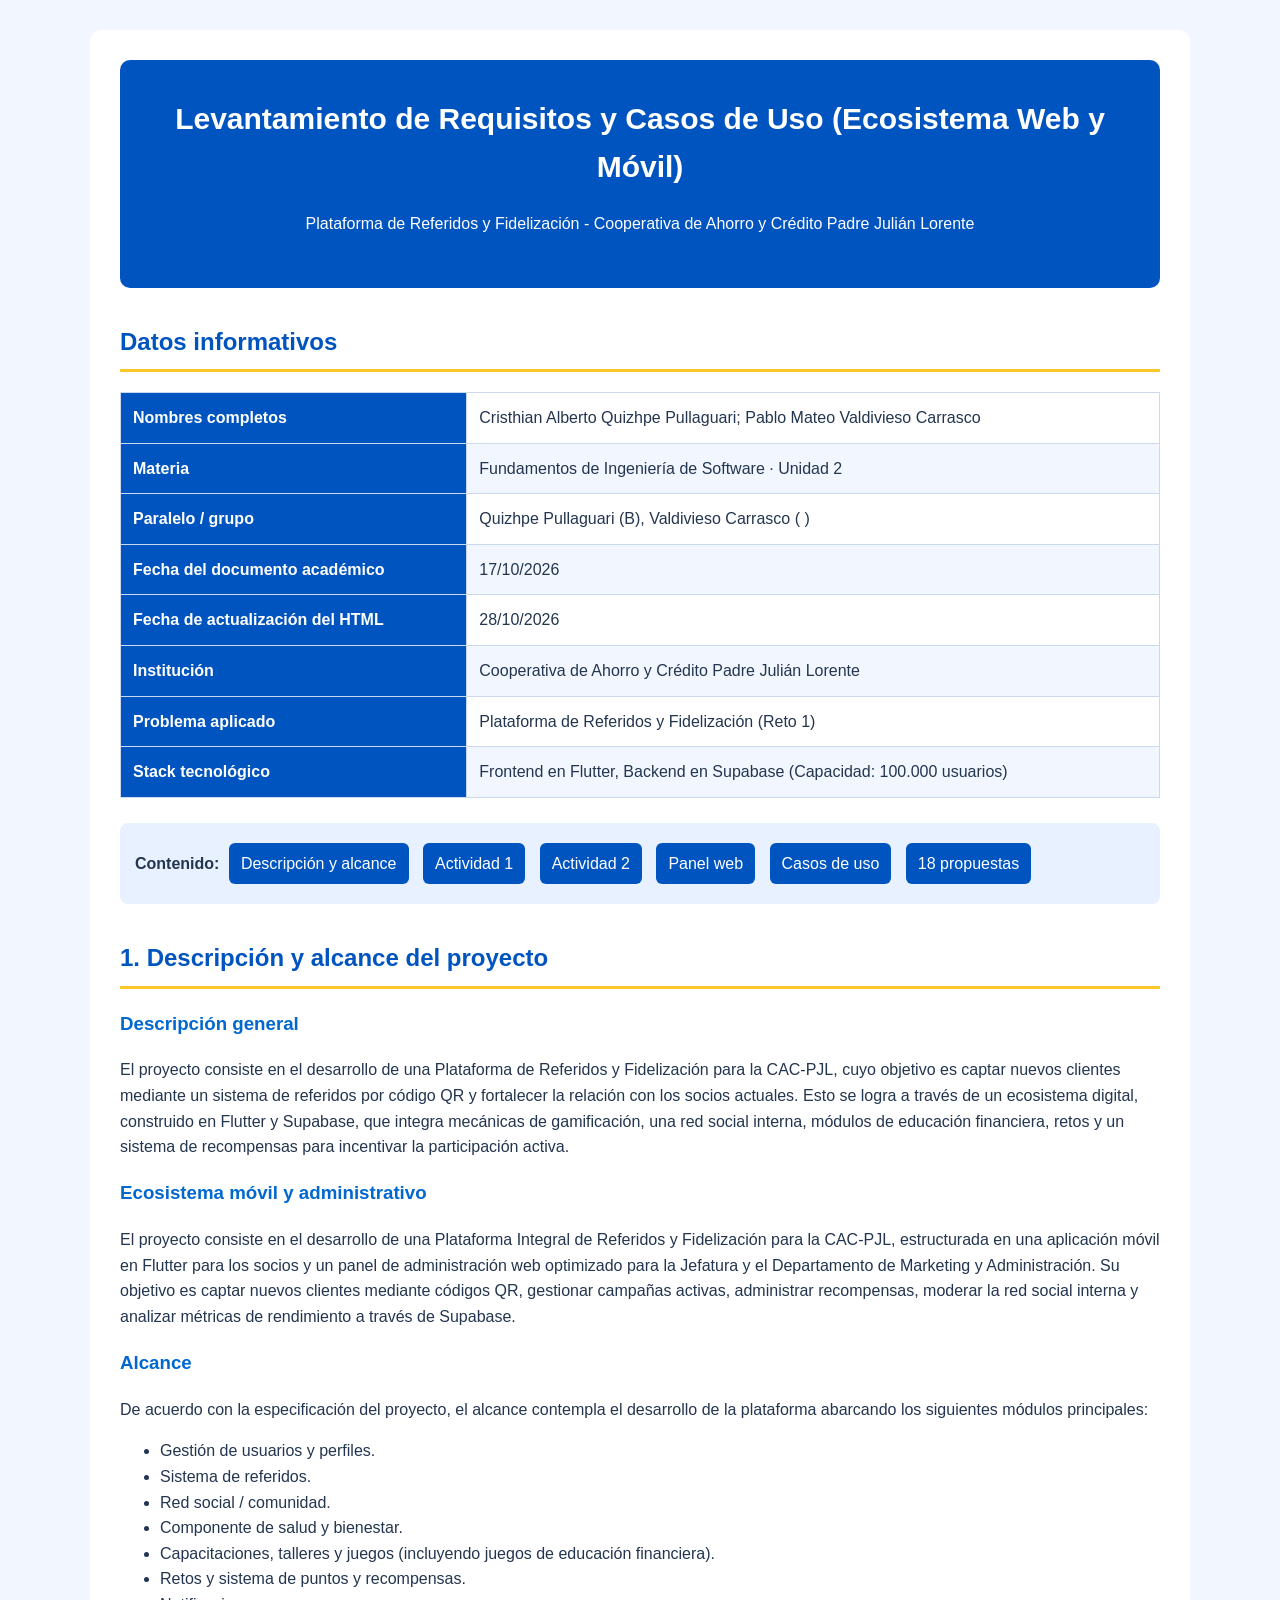
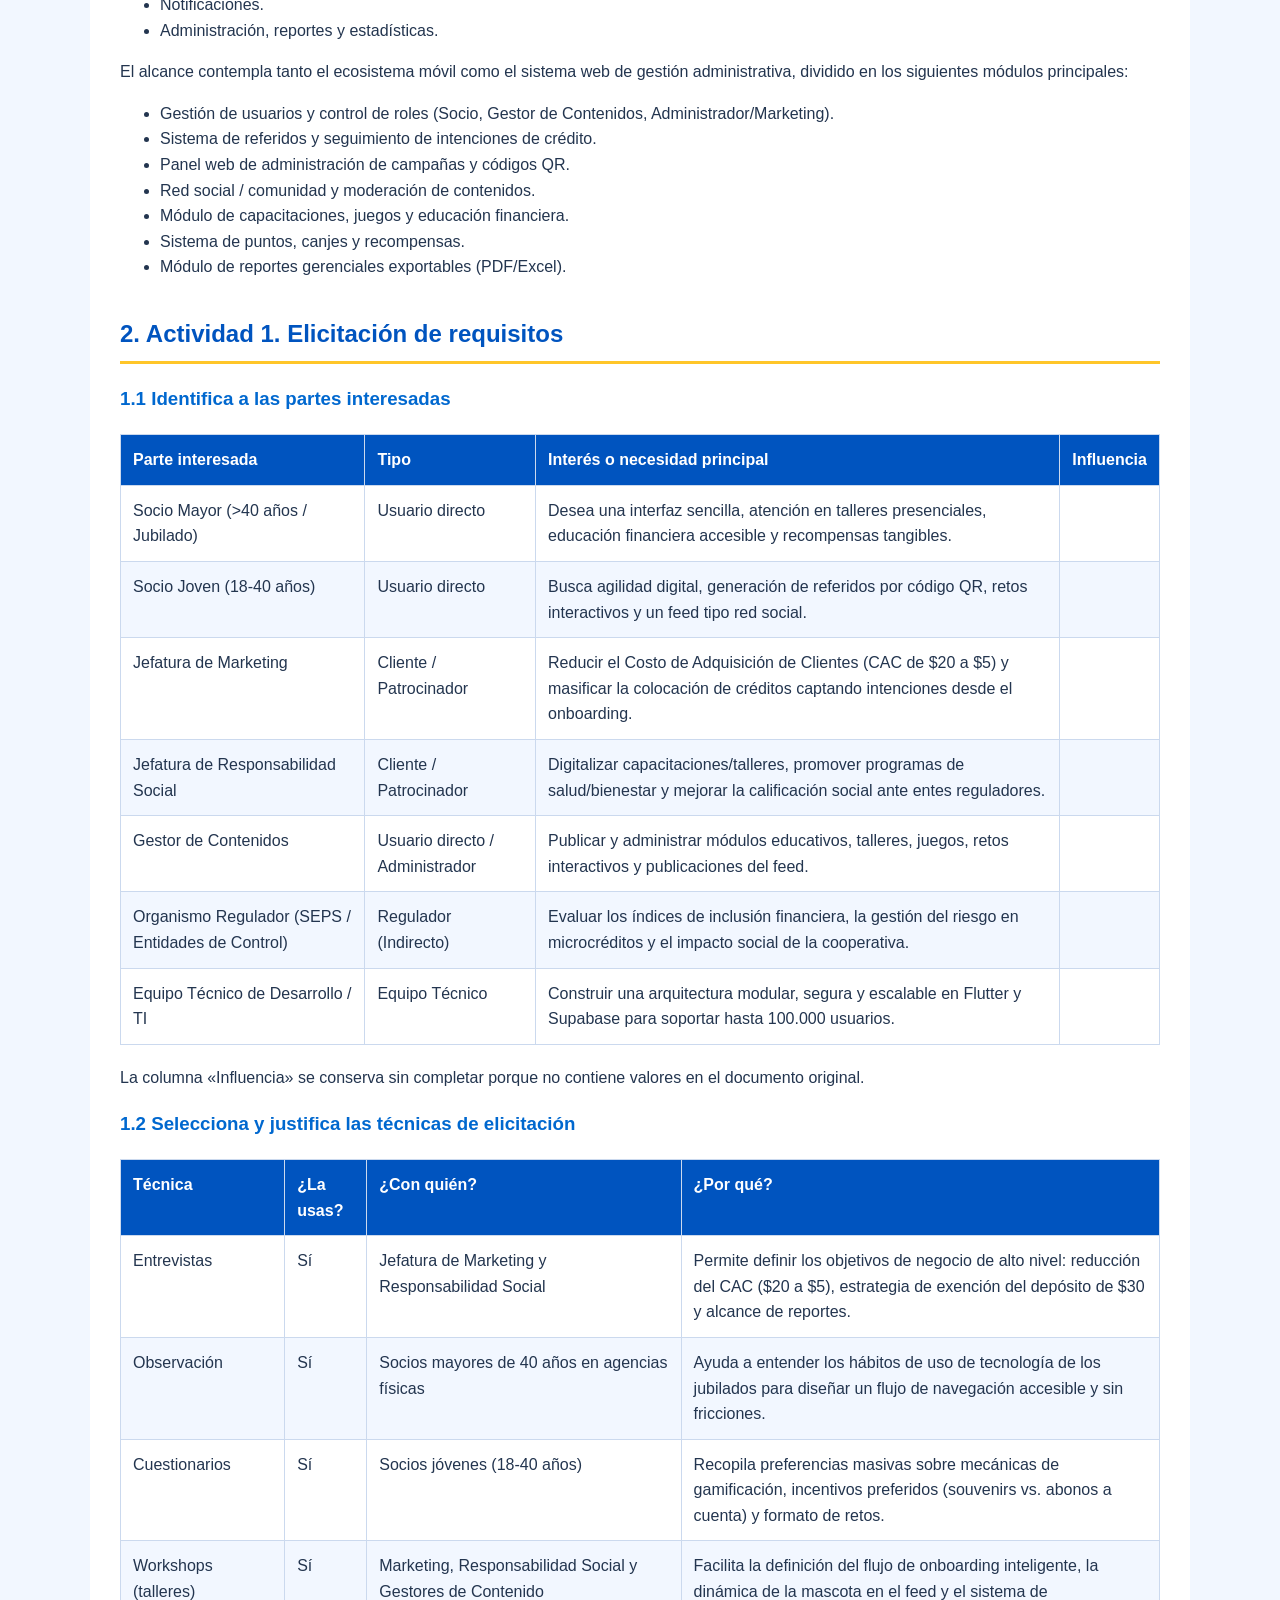
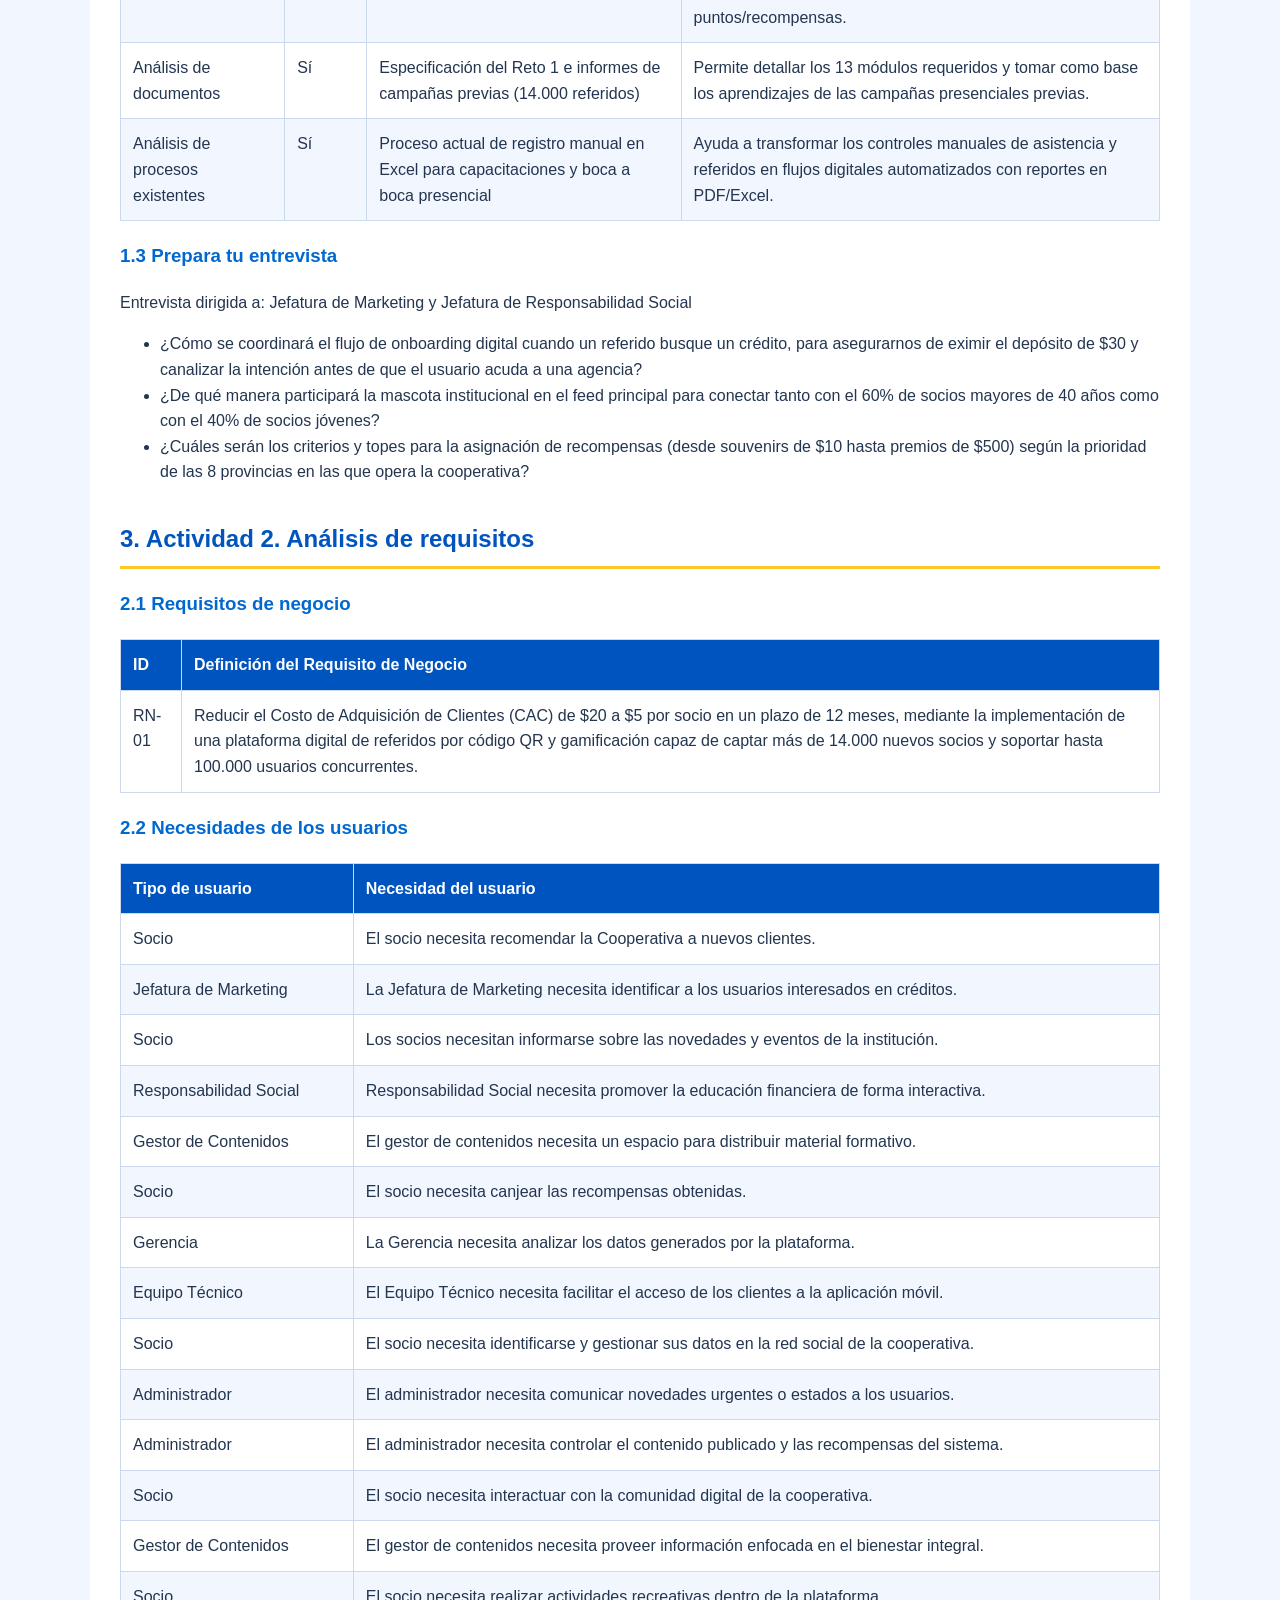
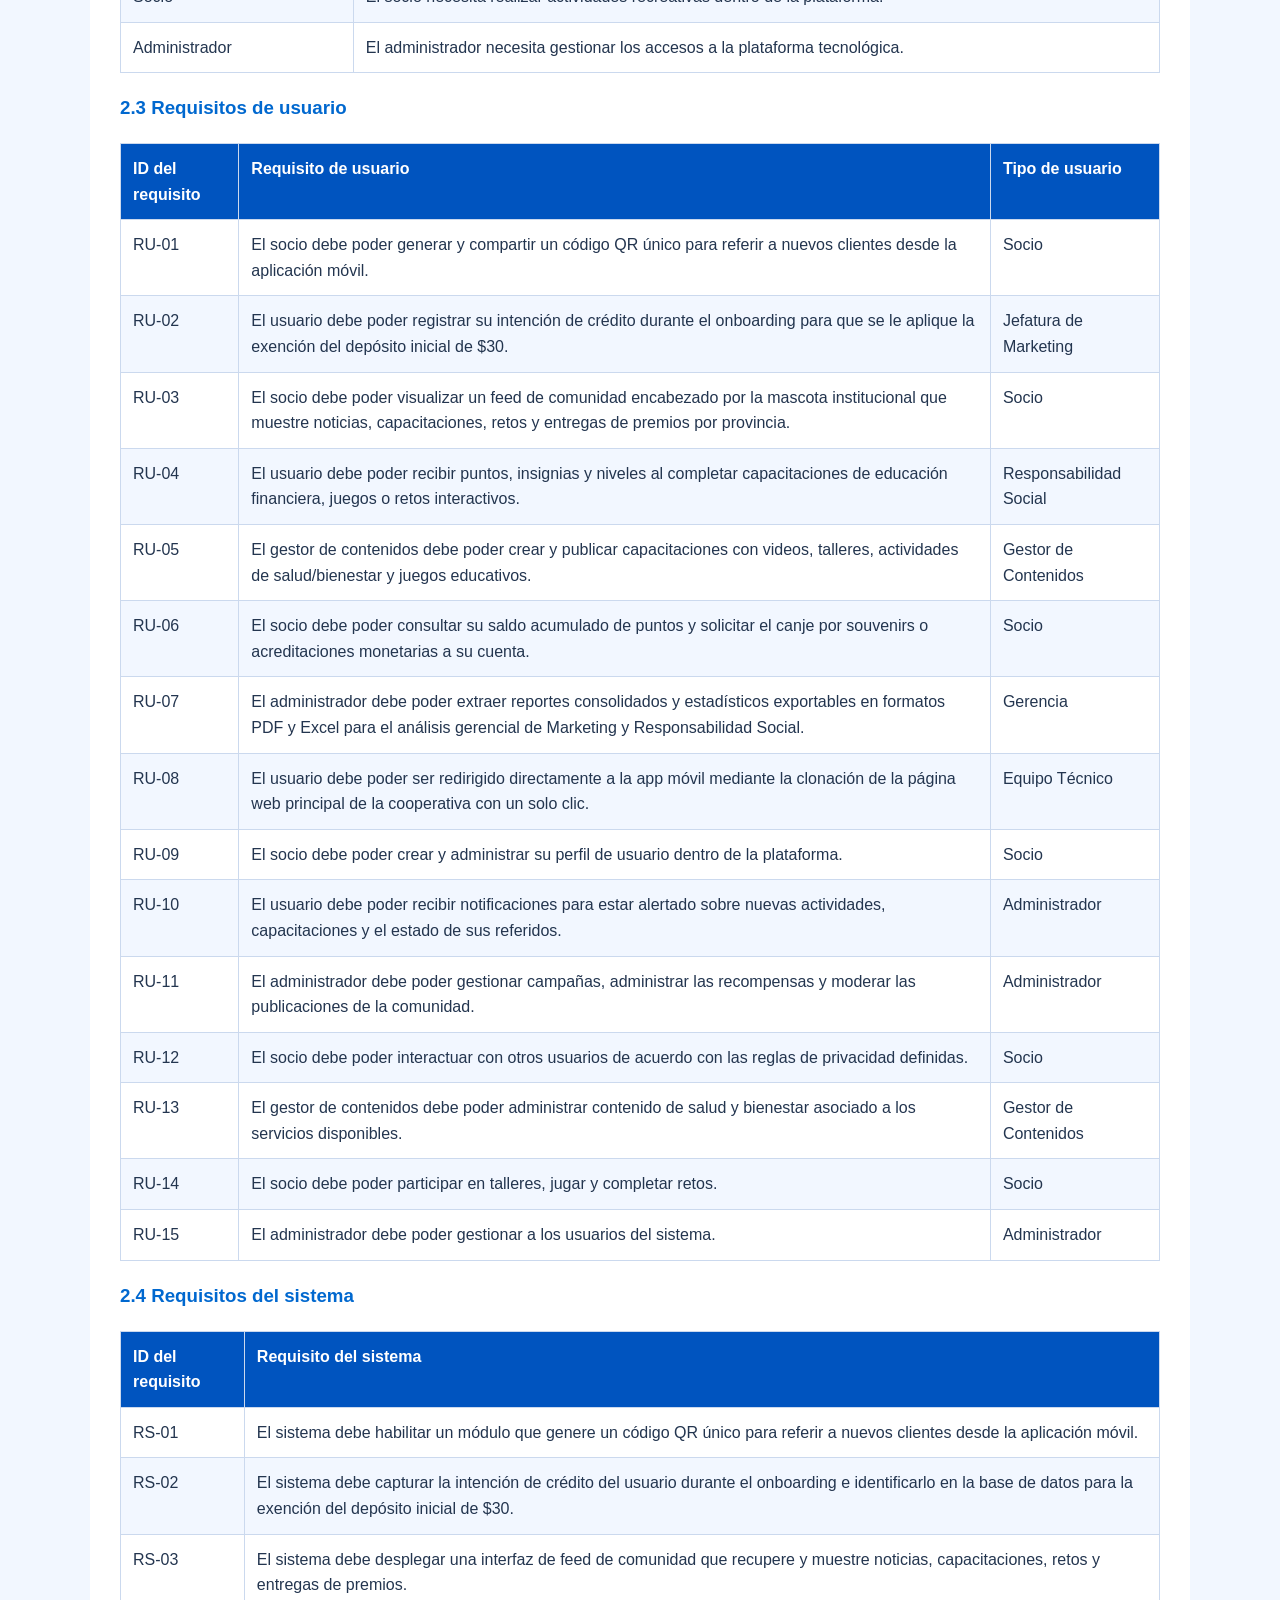
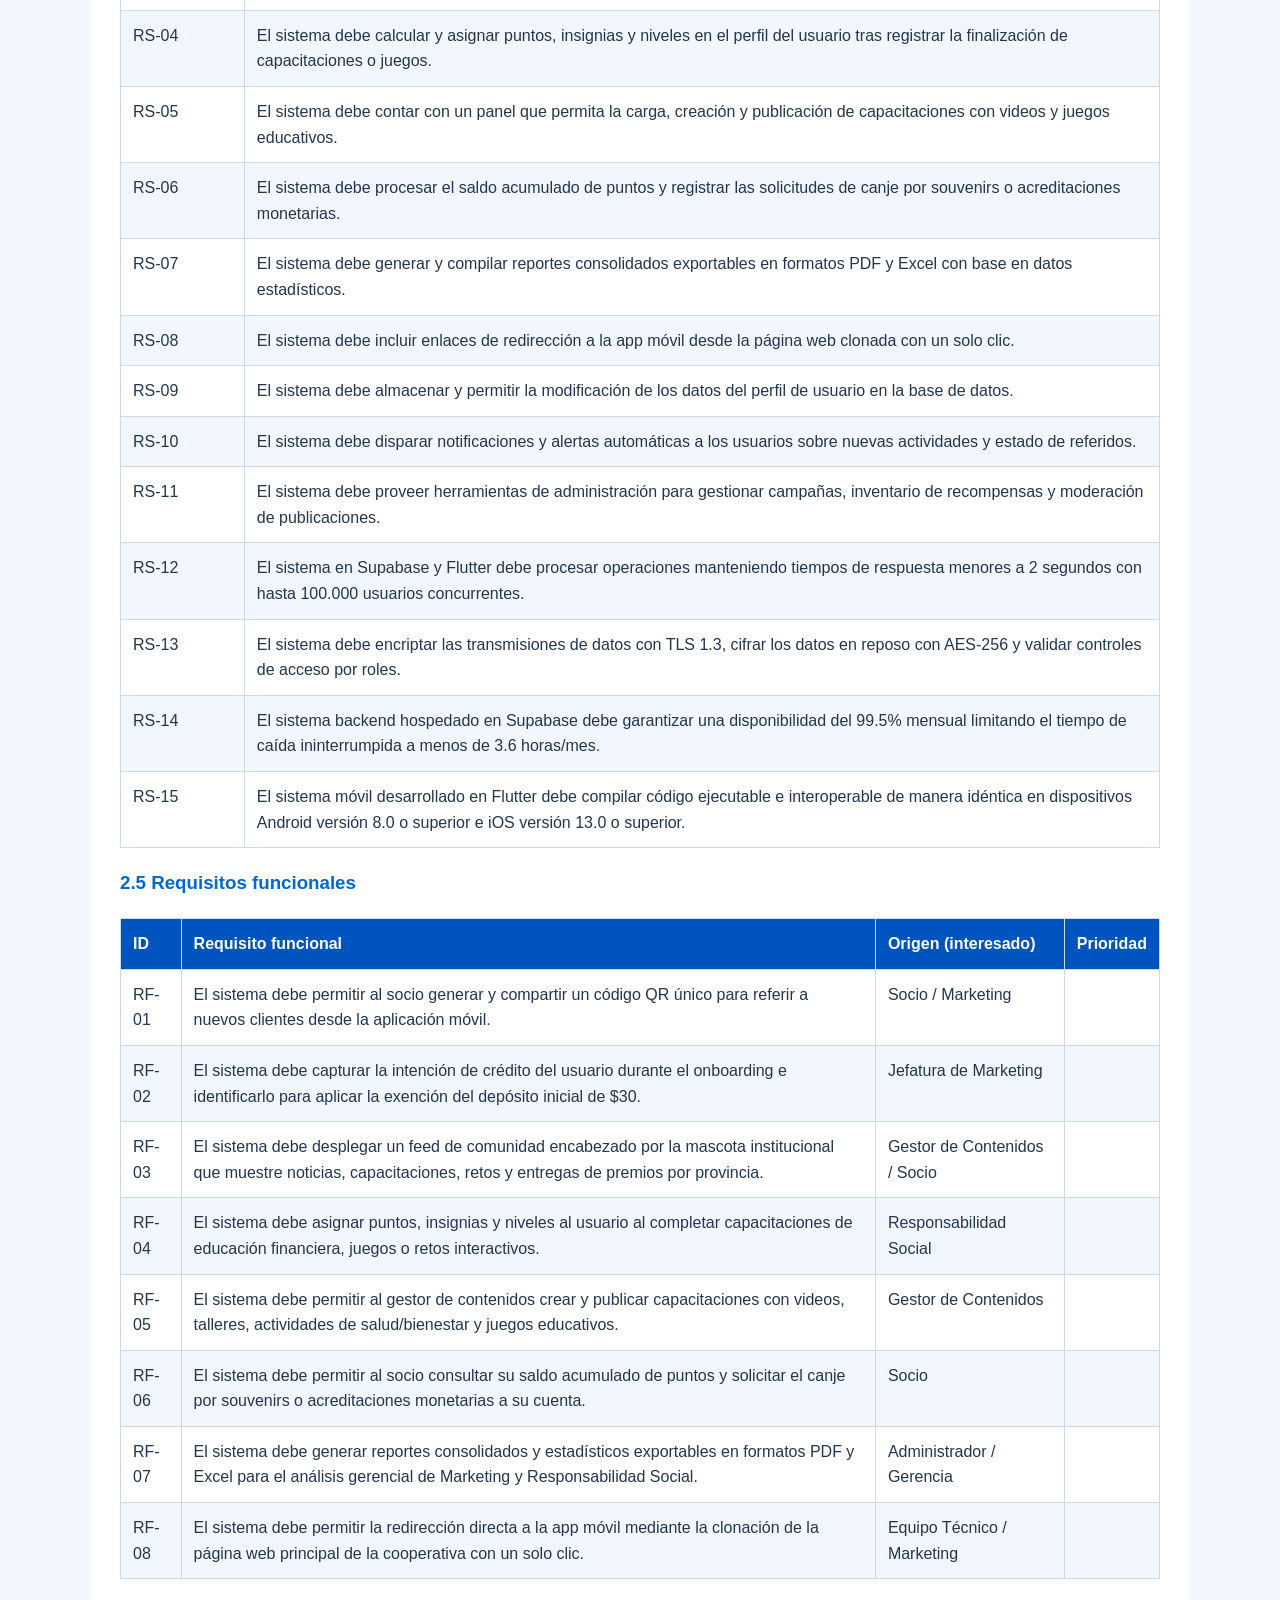
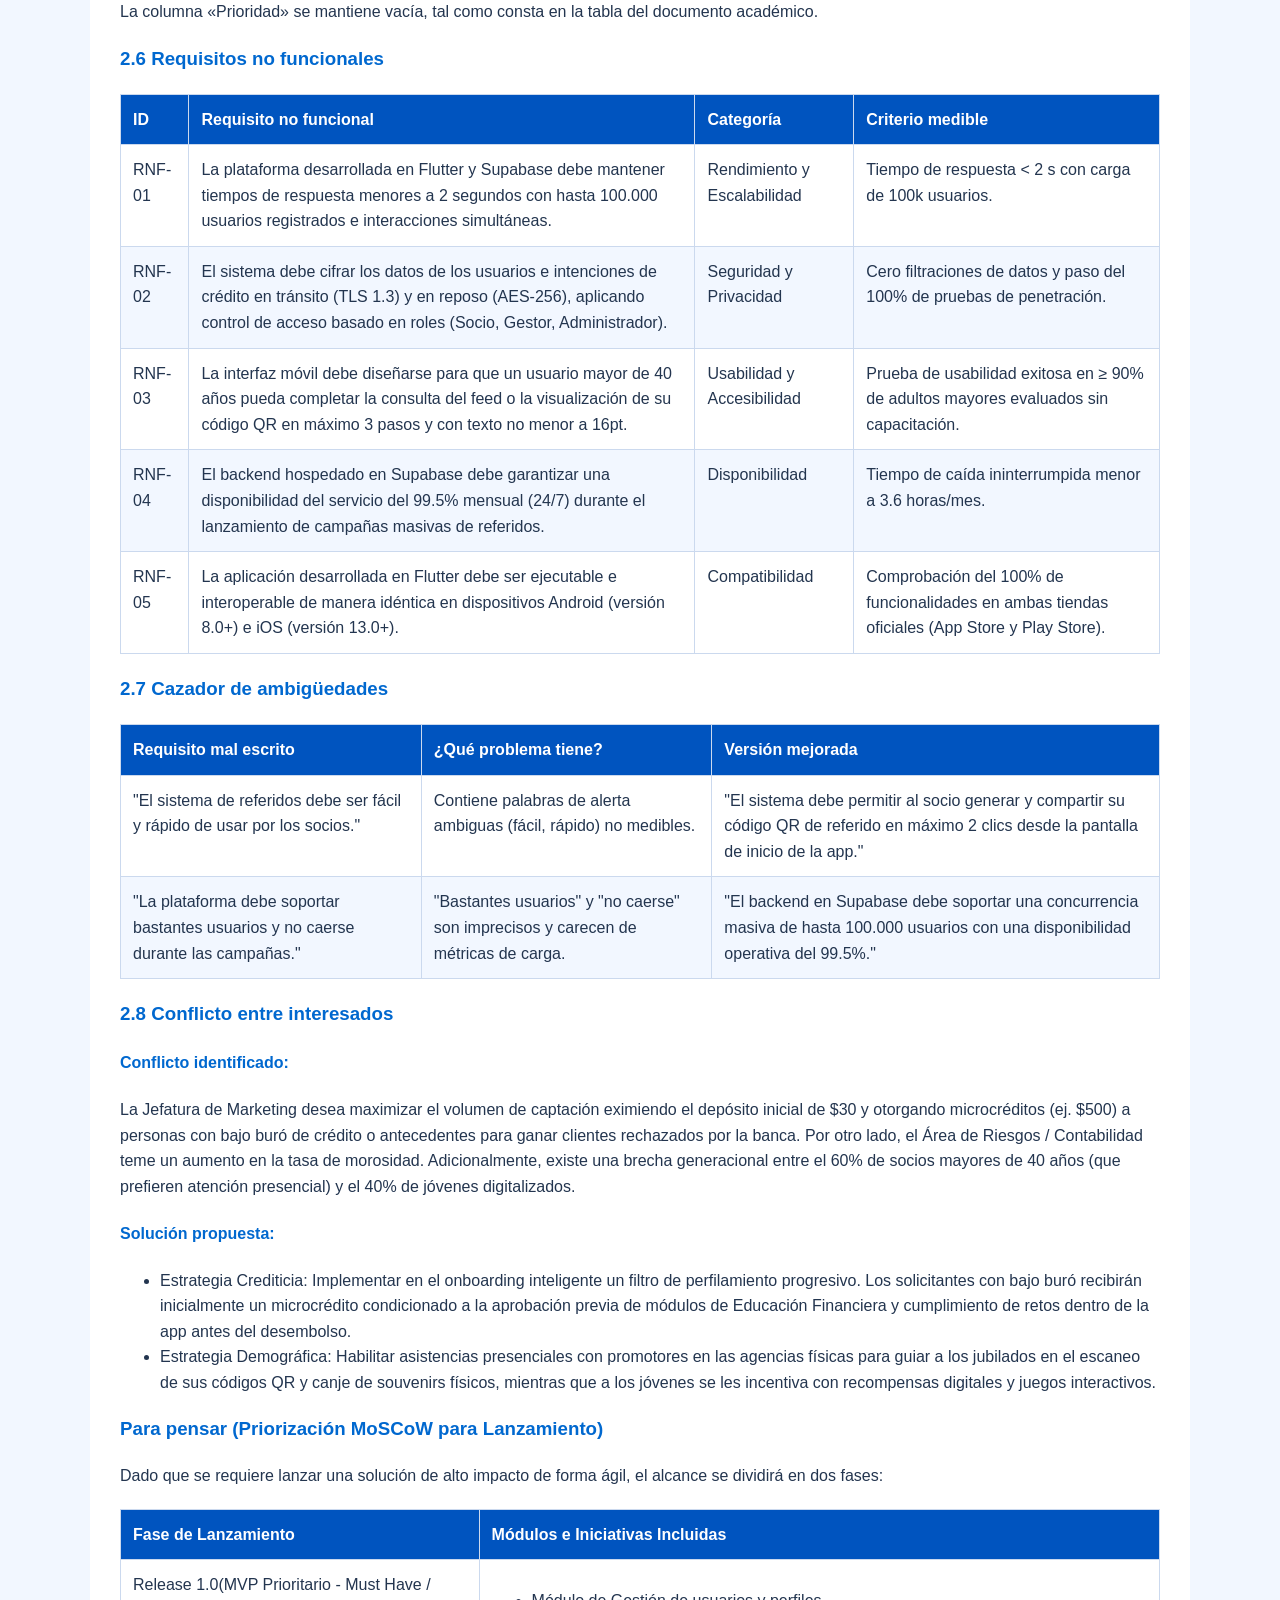
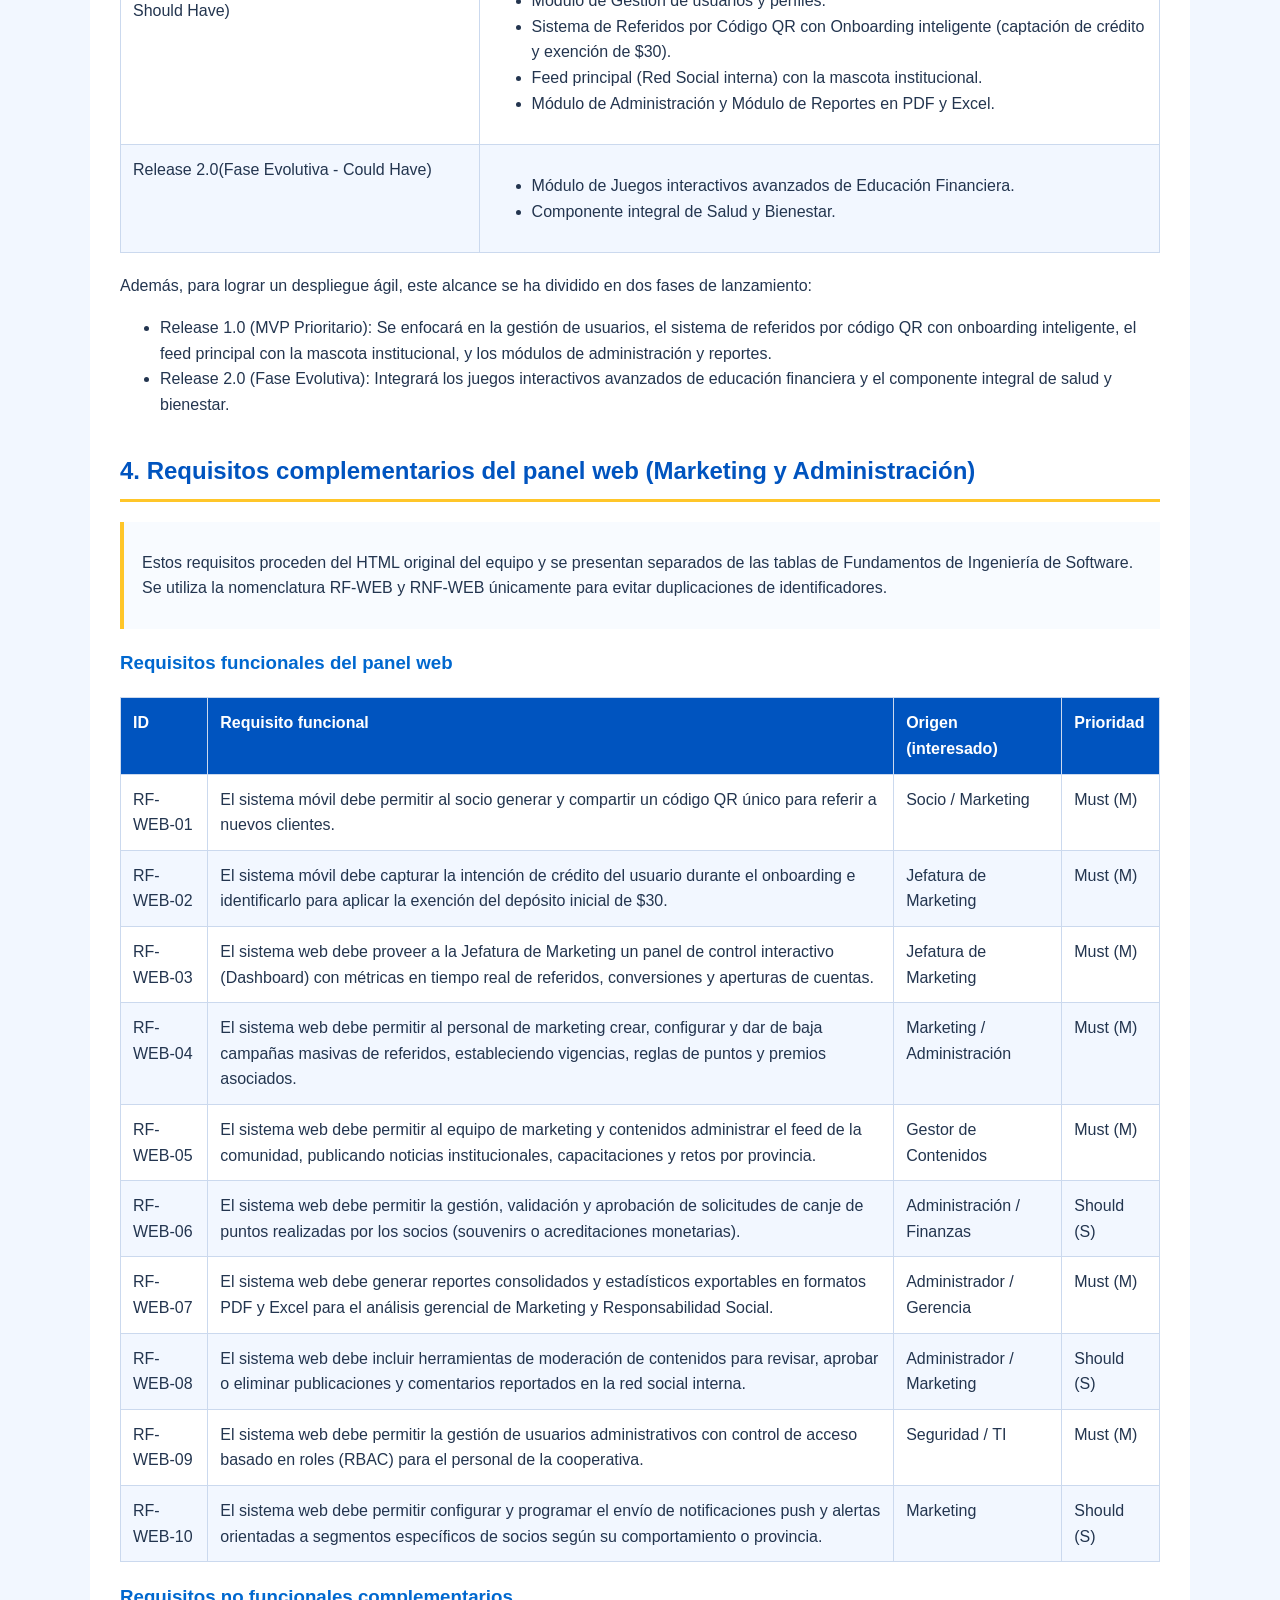
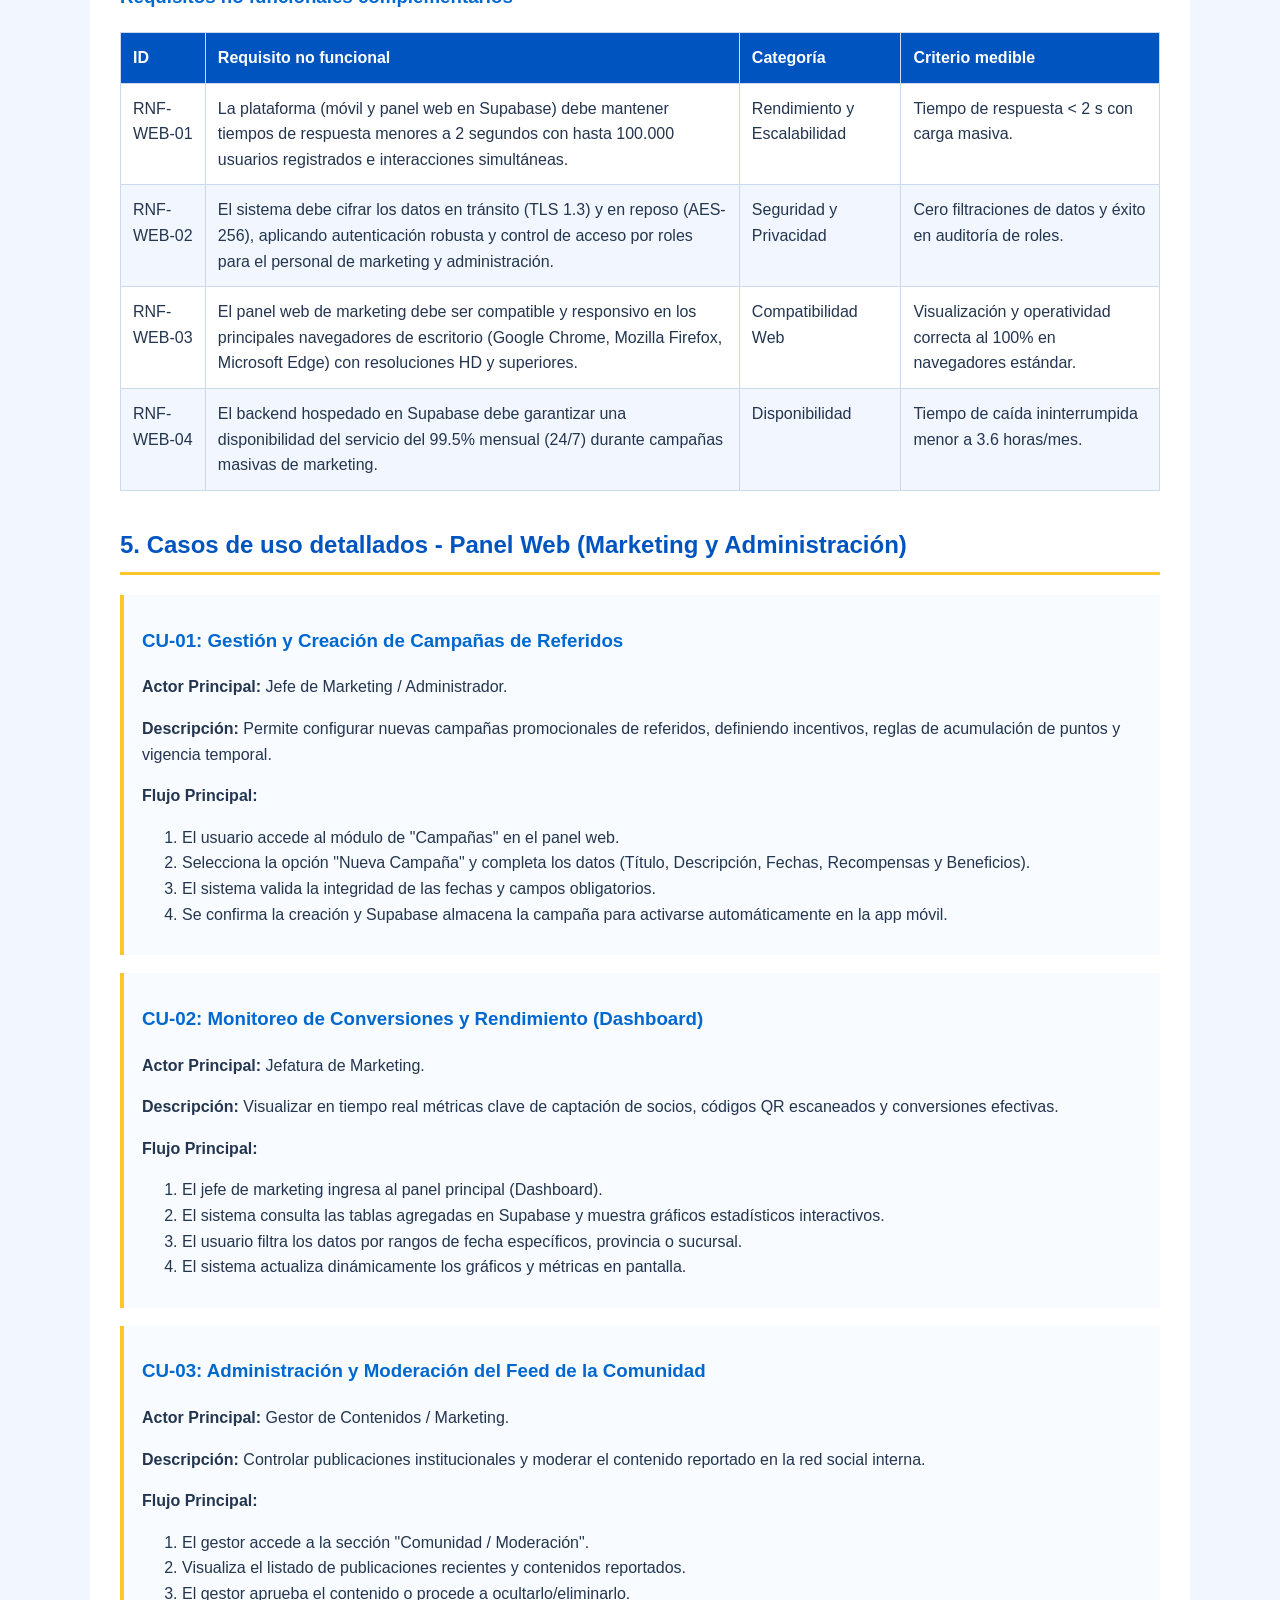
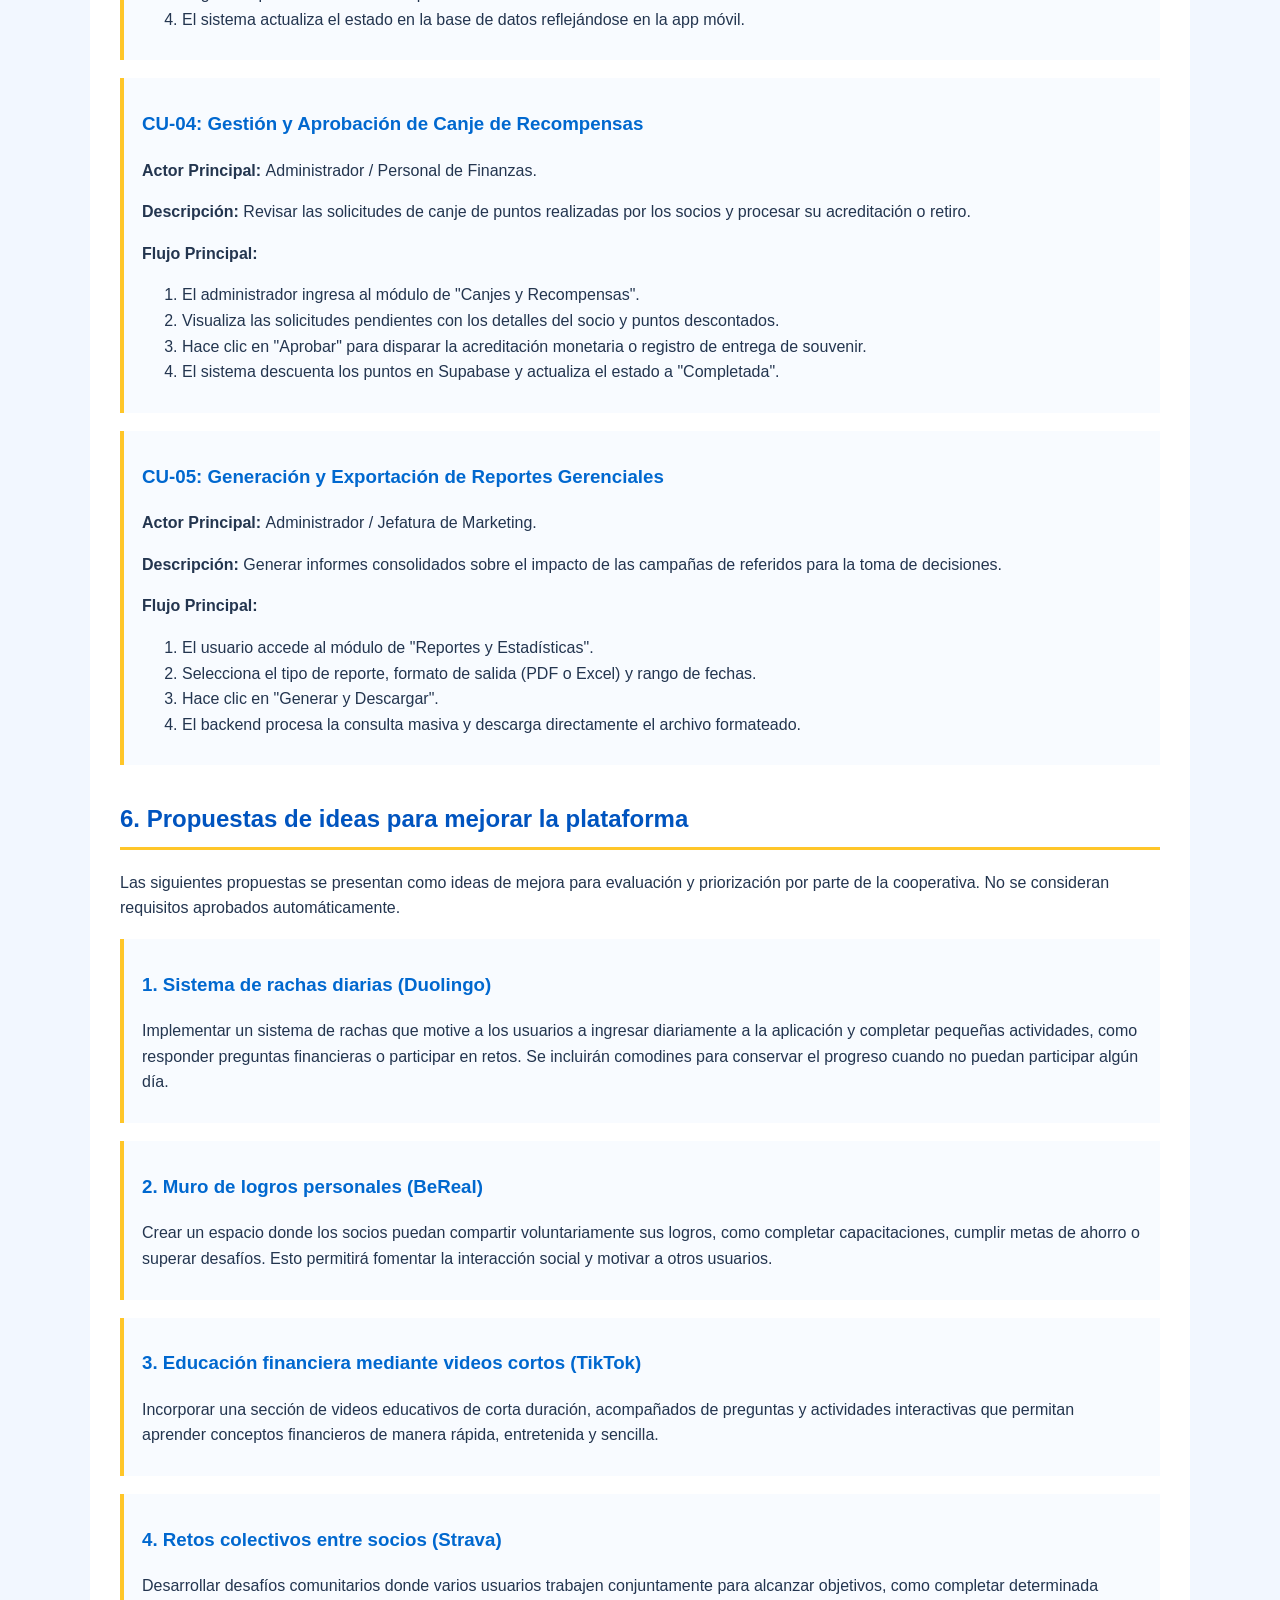
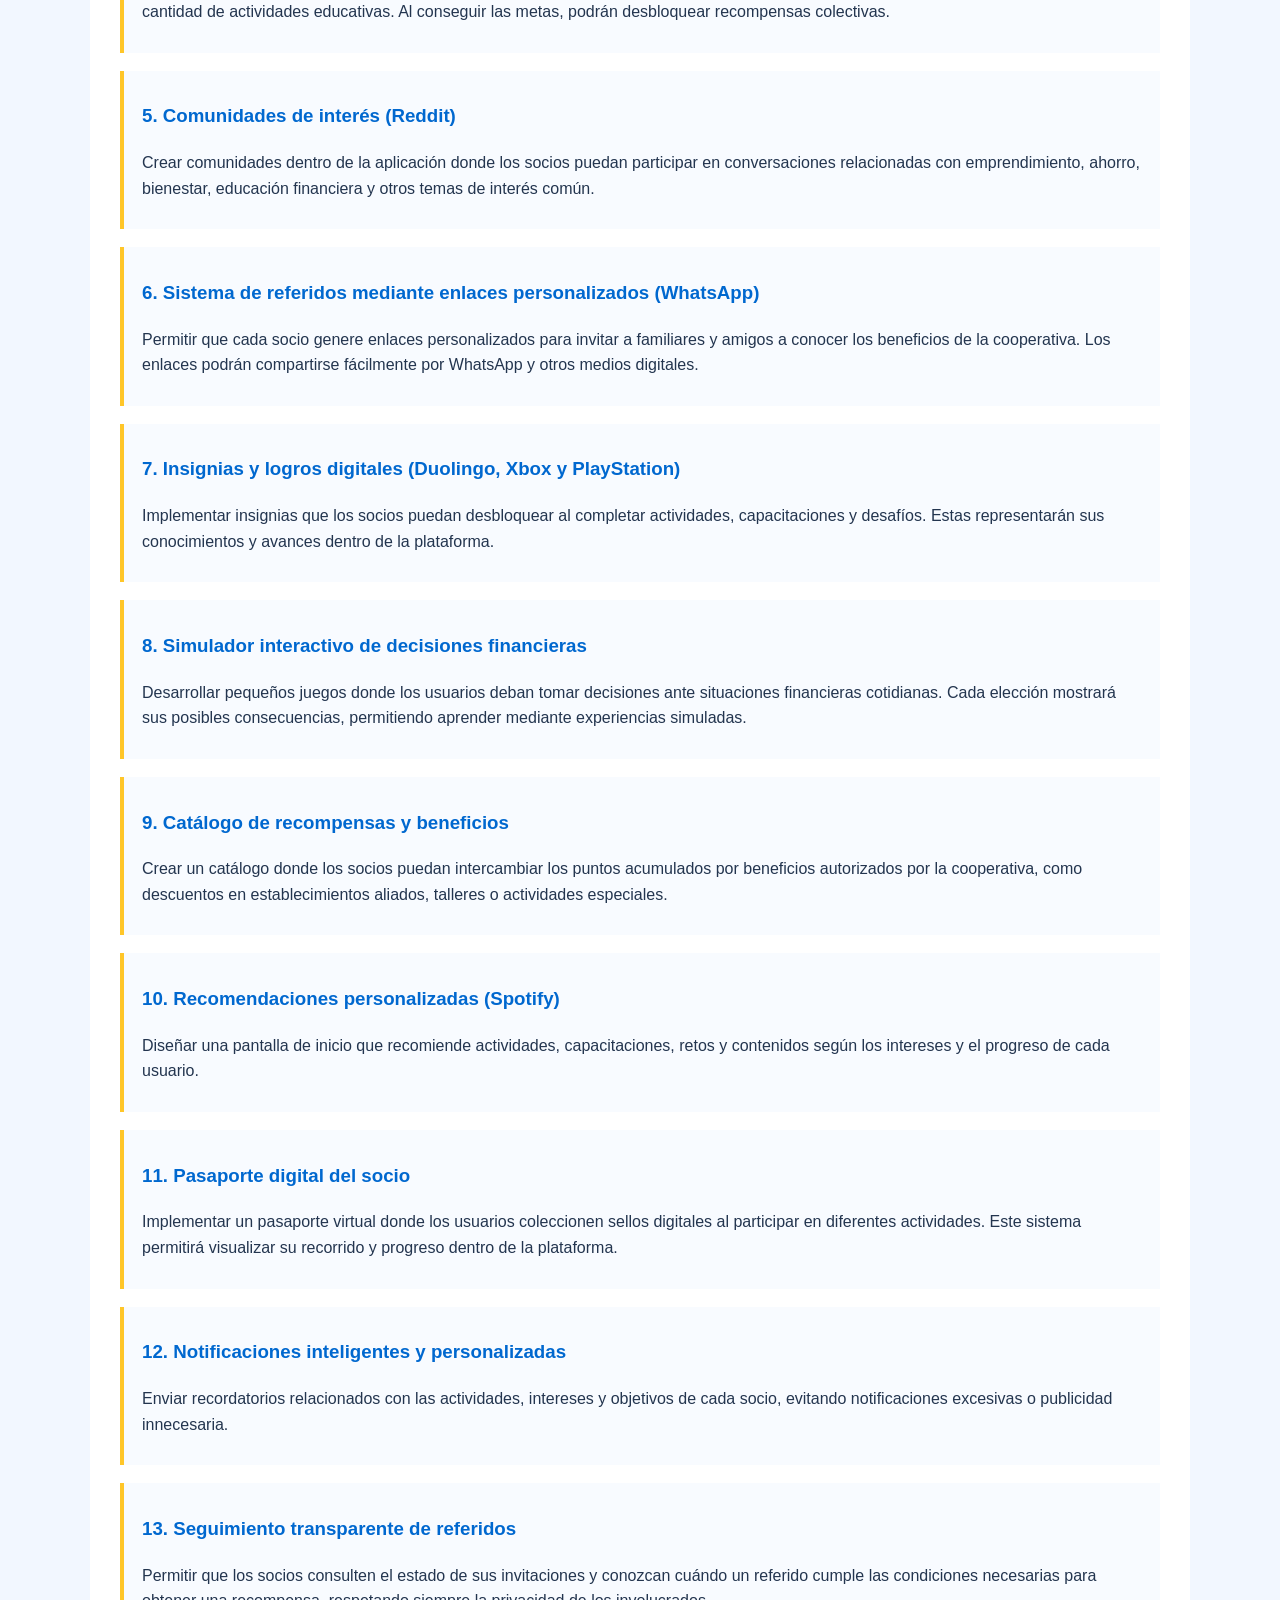
<file: Trabajo/index.html>
<!DOCTYPE html>
<html lang="es">
 <head>
  <meta charset="utf-8"/>
  <meta content="width=device-width, initial-scale=1.0" name="viewport"/>
  <title>
   Levantamiento de Requisitos y Casos de Uso - Web y Móvil | CAC-PJL
  </title>
  <link href="estilos.css" rel="stylesheet"/>
 </head>
 <body>
  <main>
   <header>
    <h1 id="inicio">
     Levantamiento de Requisitos y Casos de Uso (Ecosistema Web y Móvil)
    </h1>
    <p>
     Plataforma de Referidos y Fidelización - Cooperativa de Ahorro y Crédito Padre Julián Lorente
    </p>
   </header>
   <h2 id="datos">
    Datos informativos
   </h2>
   <table>
    <tbody>
     <tr>
      <th scope="row">
       Nombres completos
      </th>
      <td>
       Cristhian Alberto Quizhpe Pullaguari; Pablo Mateo Valdivieso Carrasco
      </td>
     </tr>
     <tr>
      <th scope="row">
       Materia
      </th>
      <td>
       Fundamentos de Ingeniería de Software · Unidad 2
      </td>
     </tr>
     <tr>
      <th scope="row">
       Paralelo / grupo
      </th>
      <td>
       Quizhpe Pullaguari (B), Valdivieso Carrasco ( )
      </td>
     </tr>
     <tr>
      <th scope="row">
       Fecha del documento académico
      </th>
      <td>
       17/10/2026
      </td>
     </tr>
     <tr>
      <th scope="row">
       Fecha de actualización del HTML
      </th>
      <td>
       28/10/2026
      </td>
     </tr>
     <tr>
      <th scope="row">
       Institución
      </th>
      <td>
       Cooperativa de Ahorro y Crédito Padre Julián Lorente
      </td>
     </tr>
     <tr>
      <th scope="row">
       Problema aplicado
      </th>
      <td>
       Plataforma de Referidos y Fidelización (Reto 1)
      </td>
     </tr>
     <tr>
      <th scope="row">
       Stack tecnológico
      </th>
      <td>
       Frontend en Flutter, Backend en Supabase (Capacidad: 100.000 usuarios)
      </td>
     </tr>
    </tbody>
   </table>
   <nav aria-label="Contenido del documento">
    <strong>
     Contenido:
    </strong>
    <a href="#presentacion">
     Descripción y alcance
    </a>
    <a href="#actividad1">
     Actividad 1
    </a>
    <a href="#actividad2">
     Actividad 2
    </a>
    <a href="#web">
     Panel web
    </a>
    <a href="#casos">
     Casos de uso
    </a>
    <a href="#ideas">
     18 propuestas
    </a>
   </nav>
   <h2 id="presentacion">
    1. Descripción y alcance del proyecto
   </h2>
   <h3 id="descripcion-general">
    Descripción general
   </h3>
   <p>
    El proyecto consiste en el desarrollo de una Plataforma de Referidos y Fidelización para la CAC-PJL, cuyo objetivo es captar nuevos clientes mediante un sistema de referidos por código QR y fortalecer la relación con los socios actuales. Esto se logra a través de un ecosistema digital, construido en Flutter y Supabase, que integra mecánicas de gamificación, una red social interna, módulos de educación financiera, retos y un sistema de recompensas para incentivar la participación activa.
   </p>
   <h3 id="descripcion-ecosistema">
    Ecosistema móvil y administrativo
   </h3>
   <p>
    El proyecto consiste en el desarrollo de una Plataforma Integral de Referidos y Fidelización para la CAC-PJL, estructurada en una aplicación móvil en Flutter para los socios y un panel de administración web optimizado para la Jefatura y el Departamento de Marketing y Administración. Su objetivo es captar nuevos clientes mediante códigos QR, gestionar campañas activas, administrar recompensas, moderar la red social interna y analizar métricas de rendimiento a través de Supabase.
   </p>
   <h3 id="alcance">
    Alcance
   </h3>
   <p>
    De acuerdo con la especificación del proyecto, el alcance contempla el desarrollo de la plataforma abarcando los siguientes módulos principales:
   </p>
   <ul>
    <li>
     Gestión de usuarios y perfiles.
    </li>
    <li>
     Sistema de referidos.
    </li>
    <li>
     Red social / comunidad.
    </li>
    <li>
     Componente de salud y bienestar.
    </li>
    <li>
     Capacitaciones, talleres y juegos (incluyendo juegos de educación financiera).
    </li>
    <li>
     Retos y sistema de puntos y recompensas.
    </li>
    <li>
     Notificaciones.
    </li>
    <li>
     Administración, reportes y estadísticas.
    </li>
   </ul>
   <p>
    El alcance contempla tanto el ecosistema móvil como el sistema web de gestión administrativa, dividido en los siguientes módulos principales:
   </p>
   <ul>
    <li>
     Gestión de usuarios y control de roles (Socio, Gestor de Contenidos, Administrador/Marketing).
    </li>
    <li>
     Sistema de referidos y seguimiento de intenciones de crédito.
    </li>
    <li>
     Panel web de administración de campañas y códigos QR.
    </li>
    <li>
     Red social / comunidad y moderación de contenidos.
    </li>
    <li>
     Módulo de capacitaciones, juegos y educación financiera.
    </li>
    <li>
     Sistema de puntos, canjes y recompensas.
    </li>
    <li>
     Módulo de reportes gerenciales exportables (PDF/Excel).
    </li>
   </ul>
   <h2 id="actividad1">
    2. Actividad 1. Elicitación de requisitos
   </h2>
   <h3 id="partes">
    1.1 Identifica a las partes interesadas
   </h3>
   <table>
    <thead>
     <tr>
      <th scope="col">
       Parte interesada
      </th>
      <th scope="col">
       Tipo
      </th>
      <th scope="col">
       Interés o necesidad principal
      </th>
      <th scope="col">
       Influencia
      </th>
     </tr>
    </thead>
    <tbody>
     <tr>
      <td>
       Socio Mayor (&gt;40 años / Jubilado)
      </td>
      <td>
       Usuario directo
      </td>
      <td>
       Desea una interfaz sencilla, atención en talleres presenciales, educación financiera accesible y recompensas tangibles.
      </td>
      <td>
      </td>
     </tr>
     <tr>
      <td>
       Socio Joven (18-40 años)
      </td>
      <td>
       Usuario directo
      </td>
      <td>
       Busca agilidad digital, generación de referidos por código QR, retos interactivos y un feed tipo red social.
      </td>
      <td>
      </td>
     </tr>
     <tr>
      <td>
       Jefatura de Marketing
      </td>
      <td>
       Cliente / Patrocinador
      </td>
      <td>
       Reducir el Costo de Adquisición de Clientes (CAC de $20 a $5) y masificar la colocación de créditos captando intenciones desde el onboarding.
      </td>
      <td>
      </td>
     </tr>
     <tr>
      <td>
       Jefatura de Responsabilidad Social
      </td>
      <td>
       Cliente / Patrocinador
      </td>
      <td>
       Digitalizar capacitaciones/talleres, promover programas de salud/bienestar y mejorar la calificación social ante entes reguladores.
      </td>
      <td>
      </td>
     </tr>
     <tr>
      <td>
       Gestor de Contenidos
      </td>
      <td>
       Usuario directo / Administrador
      </td>
      <td>
       Publicar y administrar módulos educativos, talleres, juegos, retos interactivos y publicaciones del feed.
      </td>
      <td>
      </td>
     </tr>
     <tr>
      <td>
       Organismo Regulador (SEPS / Entidades de Control)
      </td>
      <td>
       Regulador (Indirecto)
      </td>
      <td>
       Evaluar los índices de inclusión financiera, la gestión del riesgo en microcréditos y el impacto social de la cooperativa.
      </td>
      <td>
      </td>
     </tr>
     <tr>
      <td>
       Equipo Técnico de Desarrollo / TI
      </td>
      <td>
       Equipo Técnico
      </td>
      <td>
       Construir una arquitectura modular, segura y escalable en Flutter y Supabase para soportar hasta 100.000 usuarios.
      </td>
      <td>
      </td>
     </tr>
    </tbody>
   </table>
   <p>
    La columna «Influencia» se conserva sin completar porque no contiene valores en el documento original.
   </p>
   <h3 id="tecnicas">
    1.2 Selecciona y justifica las técnicas de elicitación
   </h3>
   <table>
    <thead>
     <tr>
      <th scope="col">
       Técnica
      </th>
      <th scope="col">
       ¿La usas?
      </th>
      <th scope="col">
       ¿Con quién?
      </th>
      <th scope="col">
       ¿Por qué?
      </th>
     </tr>
    </thead>
    <tbody>
     <tr>
      <td>
       Entrevistas
      </td>
      <td>
       Sí
      </td>
      <td>
       Jefatura de Marketing y Responsabilidad Social
      </td>
      <td>
       Permite definir los objetivos de negocio de alto nivel: reducción del CAC ($20 a $5), estrategia de exención del depósito de $30 y alcance de reportes.
      </td>
     </tr>
     <tr>
      <td>
       Observación
      </td>
      <td>
       Sí
      </td>
      <td>
       Socios mayores de 40 años en agencias físicas
      </td>
      <td>
       Ayuda a entender los hábitos de uso de tecnología de los jubilados para diseñar un flujo de navegación accesible y sin fricciones.
      </td>
     </tr>
     <tr>
      <td>
       Cuestionarios
      </td>
      <td>
       Sí
      </td>
      <td>
       Socios jóvenes (18-40 años)
      </td>
      <td>
       Recopila preferencias masivas sobre mecánicas de gamificación, incentivos preferidos (souvenirs vs. abonos a cuenta) y formato de retos.
      </td>
     </tr>
     <tr>
      <td>
       Workshops (talleres)
      </td>
      <td>
       Sí
      </td>
      <td>
       Marketing, Responsabilidad Social y Gestores de Contenido
      </td>
      <td>
       Facilita la definición del flujo de onboarding inteligente, la dinámica de la mascota en el feed y el sistema de puntos/recompensas.
      </td>
     </tr>
     <tr>
      <td>
       Análisis de documentos
      </td>
      <td>
       Sí
      </td>
      <td>
       Especificación del Reto 1 e informes de campañas previas (14.000 referidos)
      </td>
      <td>
       Permite detallar los 13 módulos requeridos y tomar como base los aprendizajes de las campañas presenciales previas.
      </td>
     </tr>
     <tr>
      <td>
       Análisis de procesos existentes
      </td>
      <td>
       Sí
      </td>
      <td>
       Proceso actual de registro manual en Excel para capacitaciones y boca a boca presencial
      </td>
      <td>
       Ayuda a transformar los controles manuales de asistencia y referidos en flujos digitales automatizados con reportes en PDF/Excel.
      </td>
     </tr>
    </tbody>
   </table>
   <h3 id="entrevista">
    1.3 Prepara tu entrevista
   </h3>
   <p>
    Entrevista dirigida a: Jefatura de Marketing y Jefatura de Responsabilidad Social
   </p>
   <ul>
    <li>
     ¿Cómo se coordinará el flujo de onboarding digital cuando un referido busque un crédito, para asegurarnos de eximir el depósito de $30 y canalizar la intención antes de que el usuario acuda a una agencia?
    </li>
    <li>
     ¿De qué manera participará la mascota institucional en el feed principal para conectar tanto con el 60% de socios mayores de 40 años como con el 40% de socios jóvenes?
    </li>
    <li>
     ¿Cuáles serán los criterios y topes para la asignación de recompensas (desde souvenirs de $10 hasta premios de $500) según la prioridad de las 8 provincias en las que opera la cooperativa?
    </li>
   </ul>
   <h2 id="actividad2">
    3. Actividad 2. Análisis de requisitos
   </h2>
   <h3 id="negocio">
    2.1 Requisitos de negocio
   </h3>
   <table>
    <thead>
     <tr>
      <th scope="col">
       ID
      </th>
      <th scope="col">
       Definición del Requisito de Negocio
      </th>
     </tr>
    </thead>
    <tbody>
     <tr>
      <td>
       RN-01
      </td>
      <td>
       Reducir el Costo de Adquisición de Clientes (CAC) de $20 a $5 por socio en un plazo de 12 meses, mediante la implementación de una plataforma digital de referidos por código QR y gamificación capaz de captar más de 14.000 nuevos socios y soportar hasta 100.000 usuarios concurrentes.
      </td>
     </tr>
    </tbody>
   </table>
   <h3 id="necesidades">
    2.2 Necesidades de los usuarios
   </h3>
   <table>
    <thead>
     <tr>
      <th scope="col">
       Tipo de usuario
      </th>
      <th scope="col">
       Necesidad del usuario
      </th>
     </tr>
    </thead>
    <tbody>
     <tr>
      <td>
       Socio
      </td>
      <td>
       El socio necesita recomendar la Cooperativa a nuevos clientes.
      </td>
     </tr>
     <tr>
      <td>
       Jefatura de Marketing
      </td>
      <td>
       La Jefatura de Marketing necesita identificar a los usuarios interesados en créditos.
      </td>
     </tr>
     <tr>
      <td>
       Socio
      </td>
      <td>
       Los socios necesitan informarse sobre las novedades y eventos de la institución.
      </td>
     </tr>
     <tr>
      <td>
       Responsabilidad Social
      </td>
      <td>
       Responsabilidad Social necesita promover la educación financiera de forma interactiva.
      </td>
     </tr>
     <tr>
      <td>
       Gestor de Contenidos
      </td>
      <td>
       El gestor de contenidos necesita un espacio para distribuir material formativo.
      </td>
     </tr>
     <tr>
      <td>
       Socio
      </td>
      <td>
       El socio necesita canjear las recompensas obtenidas.
      </td>
     </tr>
     <tr>
      <td>
       Gerencia
      </td>
      <td>
       La Gerencia necesita analizar los datos generados por la plataforma.
      </td>
     </tr>
     <tr>
      <td>
       Equipo Técnico
      </td>
      <td>
       El Equipo Técnico necesita facilitar el acceso de los clientes a la aplicación móvil.
      </td>
     </tr>
     <tr>
      <td>
       Socio
      </td>
      <td>
       El socio necesita identificarse y gestionar sus datos en la red social de la cooperativa.
      </td>
     </tr>
     <tr>
      <td>
       Administrador
      </td>
      <td>
       El administrador necesita comunicar novedades urgentes o estados a los usuarios.
      </td>
     </tr>
     <tr>
      <td>
       Administrador
      </td>
      <td>
       El administrador necesita controlar el contenido publicado y las recompensas del sistema.
      </td>
     </tr>
     <tr>
      <td>
       Socio
      </td>
      <td>
       El socio necesita interactuar con la comunidad digital de la cooperativa.
      </td>
     </tr>
     <tr>
      <td>
       Gestor de Contenidos
      </td>
      <td>
       El gestor de contenidos necesita proveer información enfocada en el bienestar integral.
      </td>
     </tr>
     <tr>
      <td>
       Socio
      </td>
      <td>
       El socio necesita realizar actividades recreativas dentro de la plataforma.
      </td>
     </tr>
     <tr>
      <td>
       Administrador
      </td>
      <td>
       El administrador necesita gestionar los accesos a la plataforma tecnológica.
      </td>
     </tr>
    </tbody>
   </table>
   <h3 id="usuario">
    2.3 Requisitos de usuario
   </h3>
   <table>
    <thead>
     <tr>
      <th scope="col">
       ID del requisito
      </th>
      <th scope="col">
       Requisito de usuario
      </th>
      <th scope="col">
       Tipo de usuario
      </th>
     </tr>
    </thead>
    <tbody>
     <tr>
      <td>
       RU-01
      </td>
      <td>
       El socio debe poder generar y compartir un código QR único para referir a nuevos clientes desde la aplicación móvil.
      </td>
      <td>
       Socio
      </td>
     </tr>
     <tr>
      <td>
       RU-02
      </td>
      <td>
       El usuario debe poder registrar su intención de crédito durante el onboarding para que se le aplique la exención del depósito inicial de $30.
      </td>
      <td>
       Jefatura de Marketing
      </td>
     </tr>
     <tr>
      <td>
       RU-03
      </td>
      <td>
       El socio debe poder visualizar un feed de comunidad encabezado por la mascota institucional que muestre noticias, capacitaciones, retos y entregas de premios por provincia.
      </td>
      <td>
       Socio
      </td>
     </tr>
     <tr>
      <td>
       RU-04
      </td>
      <td>
       El usuario debe poder recibir puntos, insignias y niveles al completar capacitaciones de educación financiera, juegos o retos interactivos.
      </td>
      <td>
       Responsabilidad Social
      </td>
     </tr>
     <tr>
      <td>
       RU-05
      </td>
      <td>
       El gestor de contenidos debe poder crear y publicar capacitaciones con videos, talleres, actividades de salud/bienestar y juegos educativos.
      </td>
      <td>
       Gestor de Contenidos
      </td>
     </tr>
     <tr>
      <td>
       RU-06
      </td>
      <td>
       El socio debe poder consultar su saldo acumulado de puntos y solicitar el canje por souvenirs o acreditaciones monetarias a su cuenta.
      </td>
      <td>
       Socio
      </td>
     </tr>
     <tr>
      <td>
       RU-07
      </td>
      <td>
       El administrador debe poder extraer reportes consolidados y estadísticos exportables en formatos PDF y Excel para el análisis gerencial de Marketing y Responsabilidad Social.
      </td>
      <td>
       Gerencia
      </td>
     </tr>
     <tr>
      <td>
       RU-08
      </td>
      <td>
       El usuario debe poder ser redirigido directamente a la app móvil mediante la clonación de la página web principal de la cooperativa con un solo clic.
      </td>
      <td>
       Equipo Técnico
      </td>
     </tr>
     <tr>
      <td>
       RU-09
      </td>
      <td>
       El socio debe poder crear y administrar su perfil de usuario dentro de la plataforma.
      </td>
      <td>
       Socio
      </td>
     </tr>
     <tr>
      <td>
       RU-10
      </td>
      <td>
       El usuario debe poder recibir notificaciones para estar alertado sobre nuevas actividades, capacitaciones y el estado de sus referidos.
      </td>
      <td>
       Administrador
      </td>
     </tr>
     <tr>
      <td>
       RU-11
      </td>
      <td>
       El administrador debe poder gestionar campañas, administrar las recompensas y moderar las publicaciones de la comunidad.
      </td>
      <td>
       Administrador
      </td>
     </tr>
     <tr>
      <td>
       RU-12
      </td>
      <td>
       El socio debe poder interactuar con otros usuarios de acuerdo con las reglas de privacidad definidas.
      </td>
      <td>
       Socio
      </td>
     </tr>
     <tr>
      <td>
       RU-13
      </td>
      <td>
       El gestor de contenidos debe poder administrar contenido de salud y bienestar asociado a los servicios disponibles.
      </td>
      <td>
       Gestor de Contenidos
      </td>
     </tr>
     <tr>
      <td>
       RU-14
      </td>
      <td>
       El socio debe poder participar en talleres, jugar y completar retos.
      </td>
      <td>
       Socio
      </td>
     </tr>
     <tr>
      <td>
       RU-15
      </td>
      <td>
       El administrador debe poder gestionar a los usuarios del sistema.
      </td>
      <td>
       Administrador
      </td>
     </tr>
    </tbody>
   </table>
   <h3 id="sistema">
    2.4 Requisitos del sistema
   </h3>
   <table>
    <thead>
     <tr>
      <th scope="col">
       ID del requisito
      </th>
      <th scope="col">
       Requisito del sistema
      </th>
     </tr>
    </thead>
    <tbody>
     <tr>
      <td>
       RS-01
      </td>
      <td>
       El sistema debe habilitar un módulo que genere un código QR único para referir a nuevos clientes desde la aplicación móvil.
      </td>
     </tr>
     <tr>
      <td>
       RS-02
      </td>
      <td>
       El sistema debe capturar la intención de crédito del usuario durante el onboarding e identificarlo en la base de datos para la exención del depósito inicial de $30.
      </td>
     </tr>
     <tr>
      <td>
       RS-03
      </td>
      <td>
       El sistema debe desplegar una interfaz de feed de comunidad que recupere y muestre noticias, capacitaciones, retos y entregas de premios.
      </td>
     </tr>
     <tr>
      <td>
       RS-04
      </td>
      <td>
       El sistema debe calcular y asignar puntos, insignias y niveles en el perfil del usuario tras registrar la finalización de capacitaciones o juegos.
      </td>
     </tr>
     <tr>
      <td>
       RS-05
      </td>
      <td>
       El sistema debe contar con un panel que permita la carga, creación y publicación de capacitaciones con videos y juegos educativos.
      </td>
     </tr>
     <tr>
      <td>
       RS-06
      </td>
      <td>
       El sistema debe procesar el saldo acumulado de puntos y registrar las solicitudes de canje por souvenirs o acreditaciones monetarias.
      </td>
     </tr>
     <tr>
      <td>
       RS-07
      </td>
      <td>
       El sistema debe generar y compilar reportes consolidados exportables en formatos PDF y Excel con base en datos estadísticos.
      </td>
     </tr>
     <tr>
      <td>
       RS-08
      </td>
      <td>
       El sistema debe incluir enlaces de redirección a la app móvil desde la página web clonada con un solo clic.
      </td>
     </tr>
     <tr>
      <td>
       RS-09
      </td>
      <td>
       El sistema debe almacenar y permitir la modificación de los datos del perfil de usuario en la base de datos.
      </td>
     </tr>
     <tr>
      <td>
       RS-10
      </td>
      <td>
       El sistema debe disparar notificaciones y alertas automáticas a los usuarios sobre nuevas actividades y estado de referidos.
      </td>
     </tr>
     <tr>
      <td>
       RS-11
      </td>
      <td>
       El sistema debe proveer herramientas de administración para gestionar campañas, inventario de recompensas y moderación de publicaciones.
      </td>
     </tr>
     <tr>
      <td>
       RS-12
      </td>
      <td>
       El sistema en Supabase y Flutter debe procesar operaciones manteniendo tiempos de respuesta menores a 2 segundos con hasta 100.000 usuarios concurrentes.
      </td>
     </tr>
     <tr>
      <td>
       RS-13
      </td>
      <td>
       El sistema debe encriptar las transmisiones de datos con TLS 1.3, cifrar los datos en reposo con AES-256 y validar controles de acceso por roles.
      </td>
     </tr>
     <tr>
      <td>
       RS-14
      </td>
      <td>
       El sistema backend hospedado en Supabase debe garantizar una disponibilidad del 99.5% mensual limitando el tiempo de caída ininterrumpida a menos de 3.6 horas/mes.
      </td>
     </tr>
     <tr>
      <td>
       RS-15
      </td>
      <td>
       El sistema móvil desarrollado en Flutter debe compilar código ejecutable e interoperable de manera idéntica en dispositivos Android versión 8.0 o superior e iOS versión 13.0 o superior.
      </td>
     </tr>
    </tbody>
   </table>
   <h3 id="funcionales-word">
    2.5 Requisitos funcionales
   </h3>
   <table>
    <thead>
     <tr>
      <th scope="col">
       ID
      </th>
      <th scope="col">
       Requisito funcional
      </th>
      <th scope="col">
       Origen (interesado)
      </th>
      <th scope="col">
       Prioridad
      </th>
     </tr>
    </thead>
    <tbody>
     <tr>
      <td>
       RF-01
      </td>
      <td>
       El sistema debe permitir al socio generar y compartir un código QR único para referir a nuevos clientes desde la aplicación móvil.
      </td>
      <td>
       Socio / Marketing
      </td>
      <td>
      </td>
     </tr>
     <tr>
      <td>
       RF-02
      </td>
      <td>
       El sistema debe capturar la intención de crédito del usuario durante el onboarding e identificarlo para aplicar la exención del depósito inicial de $30.
      </td>
      <td>
       Jefatura de Marketing
      </td>
      <td>
      </td>
     </tr>
     <tr>
      <td>
       RF-03
      </td>
      <td>
       El sistema debe desplegar un feed de comunidad encabezado por la mascota institucional que muestre noticias, capacitaciones, retos y entregas de premios por provincia.
      </td>
      <td>
       Gestor de Contenidos / Socio
      </td>
      <td>
      </td>
     </tr>
     <tr>
      <td>
       RF-04
      </td>
      <td>
       El sistema debe asignar puntos, insignias y niveles al usuario al completar capacitaciones de educación financiera, juegos o retos interactivos.
      </td>
      <td>
       Responsabilidad Social
      </td>
      <td>
      </td>
     </tr>
     <tr>
      <td>
       RF-05
      </td>
      <td>
       El sistema debe permitir al gestor de contenidos crear y publicar capacitaciones con videos, talleres, actividades de salud/bienestar y juegos educativos.
      </td>
      <td>
       Gestor de Contenidos
      </td>
      <td>
      </td>
     </tr>
     <tr>
      <td>
       RF-06
      </td>
      <td>
       El sistema debe permitir al socio consultar su saldo acumulado de puntos y solicitar el canje por souvenirs o acreditaciones monetarias a su cuenta.
      </td>
      <td>
       Socio
      </td>
      <td>
      </td>
     </tr>
     <tr>
      <td>
       RF-07
      </td>
      <td>
       El sistema debe generar reportes consolidados y estadísticos exportables en formatos PDF y Excel para el análisis gerencial de Marketing y Responsabilidad Social.
      </td>
      <td>
       Administrador / Gerencia
      </td>
      <td>
      </td>
     </tr>
     <tr>
      <td>
       RF-08
      </td>
      <td>
       El sistema debe permitir la redirección directa a la app móvil mediante la clonación de la página web principal de la cooperativa con un solo clic.
      </td>
      <td>
       Equipo Técnico / Marketing
      </td>
      <td>
      </td>
     </tr>
    </tbody>
   </table>
   <p>
    La columna «Prioridad» se mantiene vacía, tal como consta en la tabla del documento académico.
   </p>
   <h3 id="no-funcionales-word">
    2.6 Requisitos no funcionales
   </h3>
   <table>
    <thead>
     <tr>
      <th scope="col">
       ID
      </th>
      <th scope="col">
       Requisito no funcional
      </th>
      <th scope="col">
       Categoría
      </th>
      <th scope="col">
       Criterio medible
      </th>
     </tr>
    </thead>
    <tbody>
     <tr>
      <td>
       RNF-01
      </td>
      <td>
       La plataforma desarrollada en Flutter y Supabase debe mantener tiempos de respuesta menores a 2 segundos con hasta 100.000 usuarios registrados e interacciones simultáneas.
      </td>
      <td>
       Rendimiento y Escalabilidad
      </td>
      <td>
       Tiempo de respuesta &lt; 2 s con carga de 100k usuarios.
      </td>
     </tr>
     <tr>
      <td>
       RNF-02
      </td>
      <td>
       El sistema debe cifrar los datos de los usuarios e intenciones de crédito en tránsito (TLS 1.3) y en reposo (AES-256), aplicando control de acceso basado en roles (Socio, Gestor, Administrador).
      </td>
      <td>
       Seguridad y Privacidad
      </td>
      <td>
       Cero filtraciones de datos y paso del 100% de pruebas de penetración.
      </td>
     </tr>
     <tr>
      <td>
       RNF-03
      </td>
      <td>
       La interfaz móvil debe diseñarse para que un usuario mayor de 40 años pueda completar la consulta del feed o la visualización de su código QR en máximo 3 pasos y con texto no menor a 16pt.
      </td>
      <td>
       Usabilidad y Accesibilidad
      </td>
      <td>
       Prueba de usabilidad exitosa en ≥ 90% de adultos mayores evaluados sin capacitación.
      </td>
     </tr>
     <tr>
      <td>
       RNF-04
      </td>
      <td>
       El backend hospedado en Supabase debe garantizar una disponibilidad del servicio del 99.5% mensual (24/7) durante el lanzamiento de campañas masivas de referidos.
      </td>
      <td>
       Disponibilidad
      </td>
      <td>
       Tiempo de caída ininterrumpida menor a 3.6 horas/mes.
      </td>
     </tr>
     <tr>
      <td>
       RNF-05
      </td>
      <td>
       La aplicación desarrollada en Flutter debe ser ejecutable e interoperable de manera idéntica en dispositivos Android (versión 8.0+) e iOS (versión 13.0+).
      </td>
      <td>
       Compatibilidad
      </td>
      <td>
       Comprobación del 100% de funcionalidades en ambas tiendas oficiales (App Store y Play Store).
      </td>
     </tr>
    </tbody>
   </table>
   <h3 id="ambiguedades">
    2.7 Cazador de ambigüedades
   </h3>
   <table>
    <thead>
     <tr>
      <th scope="col">
       Requisito mal escrito
      </th>
      <th scope="col">
       ¿Qué problema tiene?
      </th>
      <th scope="col">
       Versión mejorada
      </th>
     </tr>
    </thead>
    <tbody>
     <tr>
      <td>
       "El sistema de referidos debe ser fácil y rápido de usar por los socios."
      </td>
      <td>
       Contiene palabras de alerta ambiguas (fácil, rápido) no medibles.
      </td>
      <td>
       "El sistema debe permitir al socio generar y compartir su código QR de referido en máximo 2 clics desde la pantalla de inicio de la app."
      </td>
     </tr>
     <tr>
      <td>
       "La plataforma debe soportar bastantes usuarios y no caerse durante las campañas."
      </td>
      <td>
       "Bastantes usuarios" y "no caerse" son imprecisos y carecen de métricas de carga.
      </td>
      <td>
       "El backend en Supabase debe soportar una concurrencia masiva de hasta 100.000 usuarios con una disponibilidad operativa del 99.5%."
      </td>
     </tr>
    </tbody>
   </table>
   <h3 id="conflicto">
    2.8 Conflicto entre interesados
   </h3>
   <h4 id="conflicto-txt">
    Conflicto identificado:
   </h4>
   <p>
    La Jefatura de Marketing desea maximizar el volumen de captación eximiendo el depósito inicial de $30 y otorgando microcréditos (ej. $500) a personas con bajo buró de crédito o antecedentes para ganar clientes rechazados por la banca. Por otro lado, el Área de Riesgos / Contabilidad teme un aumento en la tasa de morosidad. Adicionalmente, existe una brecha generacional entre el 60% de socios mayores de 40 años (que prefieren atención presencial) y el 40% de jóvenes digitalizados.
   </p>
   <h4 id="solucion">
    Solución propuesta:
   </h4>
   <ul>
    <li>
     Estrategia Crediticia: Implementar en el onboarding inteligente un filtro de perfilamiento progresivo. Los solicitantes con bajo buró recibirán inicialmente un microcrédito condicionado a la aprobación previa de módulos de Educación Financiera y cumplimiento de retos dentro de la app antes del desembolso.
    </li>
    <li>
     Estrategia Demográfica: Habilitar asistencias presenciales con promotores en las agencias físicas para guiar a los jubilados en el escaneo de sus códigos QR y canje de souvenirs físicos, mientras que a los jóvenes se les incentiva con recompensas digitales y juegos interactivos.
    </li>
   </ul>
   <h3 id="priorizacion">
    Para pensar (Priorización MoSCoW para Lanzamiento)
   </h3>
   <p>
    Dado que se requiere lanzar una solución de alto impacto de forma ágil, el alcance se dividirá en dos fases:
   </p>
   <table>
    <thead>
     <tr>
      <th scope="col">
       Fase de Lanzamiento
      </th>
      <th scope="col">
       Módulos e Iniciativas Incluidas
      </th>
     </tr>
    </thead>
    <tbody>
     <tr>
      <td>
       Release 1.0(MVP Prioritario - Must Have / Should Have)
      </td>
      <td>
       <ul>
        <li>
         Módulo de Gestión de usuarios y perfiles.
        </li>
        <li>
         Sistema de Referidos por Código QR con Onboarding inteligente (captación de crédito y exención de $30).
        </li>
        <li>
         Feed principal (Red Social interna) con la mascota institucional.
        </li>
        <li>
         Módulo de Administración y Módulo de Reportes en PDF y Excel.
        </li>
       </ul>
      </td>
     </tr>
     <tr>
      <td>
       Release 2.0(Fase Evolutiva - Could Have)
      </td>
      <td>
       <ul>
        <li>
         Módulo de Juegos interactivos avanzados de Educación Financiera.
        </li>
        <li>
         Componente integral de Salud y Bienestar.
        </li>
       </ul>
      </td>
     </tr>
    </tbody>
   </table>
   <p>
    Además, para lograr un despliegue ágil, este alcance se ha dividido en dos fases de lanzamiento:
   </p>
   <ul>
    <li>
     Release 1.0 (MVP Prioritario): Se enfocará en la gestión de usuarios, el sistema de referidos por código QR con onboarding inteligente, el feed principal con la mascota institucional, y los módulos de administración y reportes.
    </li>
    <li>
     Release 2.0 (Fase Evolutiva): Integrará los juegos interactivos avanzados de educación financiera y el componente integral de salud y bienestar.
    </li>
   </ul>
   <h2 id="web">
    4. Requisitos complementarios del panel web (Marketing y Administración)
   </h2>
   <aside>
    <p>
     Estos requisitos proceden del HTML original del equipo y se presentan separados de las tablas de Fundamentos de Ingeniería de Software. Se utiliza la nomenclatura RF-WEB y RNF-WEB únicamente para evitar duplicaciones de identificadores.
    </p>
   </aside>
   <h3 id="rf-web">
    Requisitos funcionales del panel web
   </h3>
   <table>
    <thead>
     <tr>
      <th>
       ID
      </th>
      <th>
       Requisito funcional
      </th>
      <th>
       Origen (interesado)
      </th>
      <th>
       Prioridad
      </th>
     </tr>
    </thead>
    <tbody>
     <tr>
      <td>
       RF-WEB-01
      </td>
      <td>
       El sistema móvil debe permitir al socio generar y compartir un código QR único para referir a nuevos clientes.
      </td>
      <td>
       Socio / Marketing
      </td>
      <td>
       Must (M)
      </td>
     </tr>
     <tr>
      <td>
       RF-WEB-02
      </td>
      <td>
       El sistema móvil debe capturar la intención de crédito del usuario durante el onboarding e identificarlo para aplicar la exención del depósito inicial de $30.
      </td>
      <td>
       Jefatura de Marketing
      </td>
      <td>
       Must (M)
      </td>
     </tr>
     <tr>
      <td>
       RF-WEB-03
      </td>
      <td>
       El sistema web debe proveer a la Jefatura de Marketing un panel de control interactivo (Dashboard) con métricas en tiempo real de referidos, conversiones y aperturas de cuentas.
      </td>
      <td>
       Jefatura de Marketing
      </td>
      <td>
       Must (M)
      </td>
     </tr>
     <tr>
      <td>
       RF-WEB-04
      </td>
      <td>
       El sistema web debe permitir al personal de marketing crear, configurar y dar de baja campañas masivas de referidos, estableciendo vigencias, reglas de puntos y premios asociados.
      </td>
      <td>
       Marketing / Administración
      </td>
      <td>
       Must (M)
      </td>
     </tr>
     <tr>
      <td>
       RF-WEB-05
      </td>
      <td>
       El sistema web debe permitir al equipo de marketing y contenidos administrar el feed de la comunidad, publicando noticias institucionales, capacitaciones y retos por provincia.
      </td>
      <td>
       Gestor de Contenidos
      </td>
      <td>
       Must (M)
      </td>
     </tr>
     <tr>
      <td>
       RF-WEB-06
      </td>
      <td>
       El sistema web debe permitir la gestión, validación y aprobación de solicitudes de canje de puntos realizadas por los socios (souvenirs o acreditaciones monetarias).
      </td>
      <td>
       Administración / Finanzas
      </td>
      <td>
       Should (S)
      </td>
     </tr>
     <tr>
      <td>
       RF-WEB-07
      </td>
      <td>
       El sistema web debe generar reportes consolidados y estadísticos exportables en formatos PDF y Excel para el análisis gerencial de Marketing y Responsabilidad Social.
      </td>
      <td>
       Administrador / Gerencia
      </td>
      <td>
       Must (M)
      </td>
     </tr>
     <tr>
      <td>
       RF-WEB-08
      </td>
      <td>
       El sistema web debe incluir herramientas de moderación de contenidos para revisar, aprobar o eliminar publicaciones y comentarios reportados en la red social interna.
      </td>
      <td>
       Administrador / Marketing
      </td>
      <td>
       Should (S)
      </td>
     </tr>
     <tr>
      <td>
       RF-WEB-09
      </td>
      <td>
       El sistema web debe permitir la gestión de usuarios administrativos con control de acceso basado en roles (RBAC) para el personal de la cooperativa.
      </td>
      <td>
       Seguridad / TI
      </td>
      <td>
       Must (M)
      </td>
     </tr>
     <tr>
      <td>
       RF-WEB-10
      </td>
      <td>
       El sistema web debe permitir configurar y programar el envío de notificaciones push y alertas orientadas a segmentos específicos de socios según su comportamiento o provincia.
      </td>
      <td>
       Marketing
      </td>
      <td>
       Should (S)
      </td>
     </tr>
    </tbody>
   </table>
   <h3 id="rnf-web">
    Requisitos no funcionales complementarios
   </h3>
   <table>
    <thead>
     <tr>
      <th>
       ID
      </th>
      <th>
       Requisito no funcional
      </th>
      <th>
       Categoría
      </th>
      <th>
       Criterio medible
      </th>
     </tr>
    </thead>
    <tbody>
     <tr>
      <td>
       RNF-WEB-01
      </td>
      <td>
       La plataforma (móvil y panel web en Supabase) debe mantener tiempos de respuesta menores a 2 segundos con hasta 100.000 usuarios registrados e interacciones simultáneas.
      </td>
      <td>
       Rendimiento y Escalabilidad
      </td>
      <td>
       Tiempo de respuesta &lt; 2 s con carga masiva.
      </td>
     </tr>
     <tr>
      <td>
       RNF-WEB-02
      </td>
      <td>
       El sistema debe cifrar los datos en tránsito (TLS 1.3) y en reposo (AES-256), aplicando autenticación robusta y control de acceso por roles para el personal de marketing y administración.
      </td>
      <td>
       Seguridad y Privacidad
      </td>
      <td>
       Cero filtraciones de datos y éxito en auditoría de roles.
      </td>
     </tr>
     <tr>
      <td>
       RNF-WEB-03
      </td>
      <td>
       El panel web de marketing debe ser compatible y responsivo en los principales navegadores de escritorio (Google Chrome, Mozilla Firefox, Microsoft Edge) con resoluciones HD y superiores.
      </td>
      <td>
       Compatibilidad Web
      </td>
      <td>
       Visualización y operatividad correcta al 100% en navegadores estándar.
      </td>
     </tr>
     <tr>
      <td>
       RNF-WEB-04
      </td>
      <td>
       El backend hospedado en Supabase debe garantizar una disponibilidad del servicio del 99.5% mensual (24/7) durante campañas masivas de marketing.
      </td>
      <td>
       Disponibilidad
      </td>
      <td>
       Tiempo de caída ininterrumpida menor a 3.6 horas/mes.
      </td>
     </tr>
    </tbody>
   </table>
   <h2 id="casos">
    5. Casos de uso detallados - Panel Web (Marketing y Administración)
   </h2>
   <article>
    <h3 id="caso-cu-01">
     CU-01: Gestión y Creación de Campañas de Referidos
    </h3>
    <p>
     <strong>
      Actor Principal:
     </strong>
     Jefe de Marketing / Administrador.
    </p>
    <p>
     <strong>
      Descripción:
     </strong>
     Permite configurar nuevas campañas promocionales de referidos, definiendo incentivos, reglas de acumulación de puntos y vigencia temporal.
    </p>
    <p>
     <strong>
      Flujo Principal:
     </strong>
    </p>
    <ol>
     <li>
      El usuario accede al módulo de "Campañas" en el panel web.
     </li>
     <li>
      Selecciona la opción "Nueva Campaña" y completa los datos (Título, Descripción, Fechas, Recompensas y Beneficios).
     </li>
     <li>
      El sistema valida la integridad de las fechas y campos obligatorios.
     </li>
     <li>
      Se confirma la creación y Supabase almacena la campaña para activarse automáticamente en la app móvil.
     </li>
    </ol>
   </article>
   <article>
    <h3 id="caso-cu-02">
     CU-02: Monitoreo de Conversiones y Rendimiento (Dashboard)
    </h3>
    <p>
     <strong>
      Actor Principal:
     </strong>
     Jefatura de Marketing.
    </p>
    <p>
     <strong>
      Descripción:
     </strong>
     Visualizar en tiempo real métricas clave de captación de socios, códigos QR escaneados y conversiones efectivas.
    </p>
    <p>
     <strong>
      Flujo Principal:
     </strong>
    </p>
    <ol>
     <li>
      El jefe de marketing ingresa al panel principal (Dashboard).
     </li>
     <li>
      El sistema consulta las tablas agregadas en Supabase y muestra gráficos estadísticos interactivos.
     </li>
     <li>
      El usuario filtra los datos por rangos de fecha específicos, provincia o sucursal.
     </li>
     <li>
      El sistema actualiza dinámicamente los gráficos y métricas en pantalla.
     </li>
    </ol>
   </article>
   <article>
    <h3 id="caso-cu-03">
     CU-03: Administración y Moderación del Feed de la Comunidad
    </h3>
    <p>
     <strong>
      Actor Principal:
     </strong>
     Gestor de Contenidos / Marketing.
    </p>
    <p>
     <strong>
      Descripción:
     </strong>
     Controlar publicaciones institucionales y moderar el contenido reportado en la red social interna.
    </p>
    <p>
     <strong>
      Flujo Principal:
     </strong>
    </p>
    <ol>
     <li>
      El gestor accede a la sección "Comunidad / Moderación".
     </li>
     <li>
      Visualiza el listado de publicaciones recientes y contenidos reportados.
     </li>
     <li>
      El gestor aprueba el contenido o procede a ocultarlo/eliminarlo.
     </li>
     <li>
      El sistema actualiza el estado en la base de datos reflejándose en la app móvil.
     </li>
    </ol>
   </article>
   <article>
    <h3 id="caso-cu-04">
     CU-04: Gestión y Aprobación de Canje de Recompensas
    </h3>
    <p>
     <strong>
      Actor Principal:
     </strong>
     Administrador / Personal de Finanzas.
    </p>
    <p>
     <strong>
      Descripción:
     </strong>
     Revisar las solicitudes de canje de puntos realizadas por los socios y procesar su acreditación o retiro.
    </p>
    <p>
     <strong>
      Flujo Principal:
     </strong>
    </p>
    <ol>
     <li>
      El administrador ingresa al módulo de "Canjes y Recompensas".
     </li>
     <li>
      Visualiza las solicitudes pendientes con los detalles del socio y puntos descontados.
     </li>
     <li>
      Hace clic en "Aprobar" para disparar la acreditación monetaria o registro de entrega de souvenir.
     </li>
     <li>
      El sistema descuenta los puntos en Supabase y actualiza el estado a "Completada".
     </li>
    </ol>
   </article>
   <article>
    <h3 id="caso-cu-05">
     CU-05: Generación y Exportación de Reportes Gerenciales
    </h3>
    <p>
     <strong>
      Actor Principal:
     </strong>
     Administrador / Jefatura de Marketing.
    </p>
    <p>
     <strong>
      Descripción:
     </strong>
     Generar informes consolidados sobre el impacto de las campañas de referidos para la toma de decisiones.
    </p>
    <p>
     <strong>
      Flujo Principal:
     </strong>
    </p>
    <ol>
     <li>
      El usuario accede al módulo de "Reportes y Estadísticas".
     </li>
     <li>
      Selecciona el tipo de reporte, formato de salida (PDF o Excel) y rango de fechas.
     </li>
     <li>
      Hace clic en "Generar y Descargar".
     </li>
     <li>
      El backend procesa la consulta masiva y descarga directamente el archivo formateado.
     </li>
    </ol>
   </article>
   <h2 id="ideas">
    6. Propuestas de ideas para mejorar la plataforma
   </h2>
   <p>
    Las siguientes propuestas se presentan como ideas de mejora para evaluación y priorización por parte de la cooperativa. No se consideran requisitos aprobados automáticamente.
   </p>
   <article>
    <h3>
     1. Sistema de rachas diarias (Duolingo)
    </h3>
    <p>
     Implementar un sistema de rachas que motive a los usuarios a ingresar diariamente a la aplicación y completar pequeñas actividades, como responder preguntas financieras o participar en retos. Se incluirán comodines para conservar el progreso cuando no puedan participar algún día.
    </p>
   </article>
   <article>
    <h3>
     2. Muro de logros personales (BeReal)
    </h3>
    <p>
     Crear un espacio donde los socios puedan compartir voluntariamente sus logros, como completar capacitaciones, cumplir metas de ahorro o superar desafíos. Esto permitirá fomentar la interacción social y motivar a otros usuarios.
    </p>
   </article>
   <article>
    <h3>
     3. Educación financiera mediante videos cortos (TikTok)
    </h3>
    <p>
     Incorporar una sección de videos educativos de corta duración, acompañados de preguntas y actividades interactivas que permitan aprender conceptos financieros de manera rápida, entretenida y sencilla.
    </p>
   </article>
   <article>
    <h3>
     4. Retos colectivos entre socios (Strava)
    </h3>
    <p>
     Desarrollar desafíos comunitarios donde varios usuarios trabajen conjuntamente para alcanzar objetivos, como completar determinada cantidad de actividades educativas. Al conseguir las metas, podrán desbloquear recompensas colectivas.
    </p>
   </article>
   <article>
    <h3>
     5. Comunidades de interés (Reddit)
    </h3>
    <p>
     Crear comunidades dentro de la aplicación donde los socios puedan participar en conversaciones relacionadas con emprendimiento, ahorro, bienestar, educación financiera y otros temas de interés común.
    </p>
   </article>
   <article>
    <h3>
     6. Sistema de referidos mediante enlaces personalizados (WhatsApp)
    </h3>
    <p>
     Permitir que cada socio genere enlaces personalizados para invitar a familiares y amigos a conocer los beneficios de la cooperativa. Los enlaces podrán compartirse fácilmente por WhatsApp y otros medios digitales.
    </p>
   </article>
   <article>
    <h3>
     7. Insignias y logros digitales (Duolingo, Xbox y PlayStation)
    </h3>
    <p>
     Implementar insignias que los socios puedan desbloquear al completar actividades, capacitaciones y desafíos. Estas representarán sus conocimientos y avances dentro de la plataforma.
    </p>
   </article>
   <article>
    <h3>
     8. Simulador interactivo de decisiones financieras
    </h3>
    <p>
     Desarrollar pequeños juegos donde los usuarios deban tomar decisiones ante situaciones financieras cotidianas. Cada elección mostrará sus posibles consecuencias, permitiendo aprender mediante experiencias simuladas.
    </p>
   </article>
   <article>
    <h3>
     9. Catálogo de recompensas y beneficios
    </h3>
    <p>
     Crear un catálogo donde los socios puedan intercambiar los puntos acumulados por beneficios autorizados por la cooperativa, como descuentos en establecimientos aliados, talleres o actividades especiales.
    </p>
   </article>
   <article>
    <h3>
     10. Recomendaciones personalizadas (Spotify)
    </h3>
    <p>
     Diseñar una pantalla de inicio que recomiende actividades, capacitaciones, retos y contenidos según los intereses y el progreso de cada usuario.
    </p>
   </article>
   <article>
    <h3>
     11. Pasaporte digital del socio
    </h3>
    <p>
     Implementar un pasaporte virtual donde los usuarios coleccionen sellos digitales al participar en diferentes actividades. Este sistema permitirá visualizar su recorrido y progreso dentro de la plataforma.
    </p>
   </article>
   <article>
    <h3>
     12. Notificaciones inteligentes y personalizadas
    </h3>
    <p>
     Enviar recordatorios relacionados con las actividades, intereses y objetivos de cada socio, evitando notificaciones excesivas o publicidad innecesaria.
    </p>
   </article>
   <article>
    <h3>
     13. Seguimiento transparente de referidos
    </h3>
    <p>
     Permitir que los socios consulten el estado de sus invitaciones y conozcan cuándo un referido cumple las condiciones necesarias para obtener una recompensa, respetando siempre la privacidad de los involucrados.
    </p>
   </article>
   <article>
    <h3>
     14. Campañas cooperativas de referidos
    </h3>
    <p>
     Organizar campañas temporales donde los socios contribuyan a objetivos colectivos mediante referencias válidas. Estas campañas permitirán incentivar la participación y promocionar los servicios de la cooperativa.
    </p>
   </article>
   <article>
    <h3>
     15. Códigos QR para campañas y eventos
    </h3>
    <p>
     Generar códigos QR que permitan a los asistentes de talleres, ferias y eventos acceder rápidamente a información, actividades o formularios de interés relacionados con la cooperativa.
    </p>
   </article>
   <article>
    <h3>
     16. Misión diaria personalizada
    </h3>
    <p>
     Crear una sección denominada «Tu misión de hoy», donde cada socio encuentre una actividad breve adaptada a sus intereses. Estas misiones podrán combinar educación financiera, retos, puntos, recompensas y participación comunitaria.
    </p>
   </article>
   <article>
    <h3>
     17. Panel administrativo de indicadores y estadísticas
    </h3>
    <p>
     Desarrollar un panel que permita a los administradores visualizar información sobre usuarios activos, participación en actividades, referidos registrados, recompensas utilizadas y efectividad de las campañas.
    </p>
   </article>
   <article>
    <h3>
     18. Sistema de medición de participación y fidelización
    </h3>
    <p>
     Implementar indicadores que permitan analizar la frecuencia de uso, la finalización de actividades y la permanencia de los socios en la aplicación, con el propósito de mejorar continuamente la experiencia.
    </p>
   </article>
   <h3 id="conclusion">
    Conclusión de las propuestas
   </h3>
   <p>
    Las ideas propuestas buscan transformar la Plataforma de Referidos de la Cooperativa Padre Julián Lorente en un ecosistema digital que vaya más allá de la promoción de productos financieros.
   </p>
   <p>
    La combinación de referidos, gamificación, educación financiera, interacción social y recompensas permitirá ofrecer una experiencia más atractiva para los socios, incentivando su participación constante y fortaleciendo su relación con la cooperativa.
   </p>
   <p>
    Finalmente, se considera que las funcionalidades con mayor potencial diferenciador son las misiones diarias personalizadas, los retos colectivos, el seguimiento de referidos y el sistema de recompensas, debido a que combinan facilidad de uso, motivación y beneficios tanto para los usuarios como para la institución.
   </p>
   <footer>
    <p>
     Documento integrado para presentación académica · Fundamentos de Ingeniería de Software · CAC-PJL · 28/10/2026
    </p>
   </footer>
  </main>
 </body>
</html>
</file>
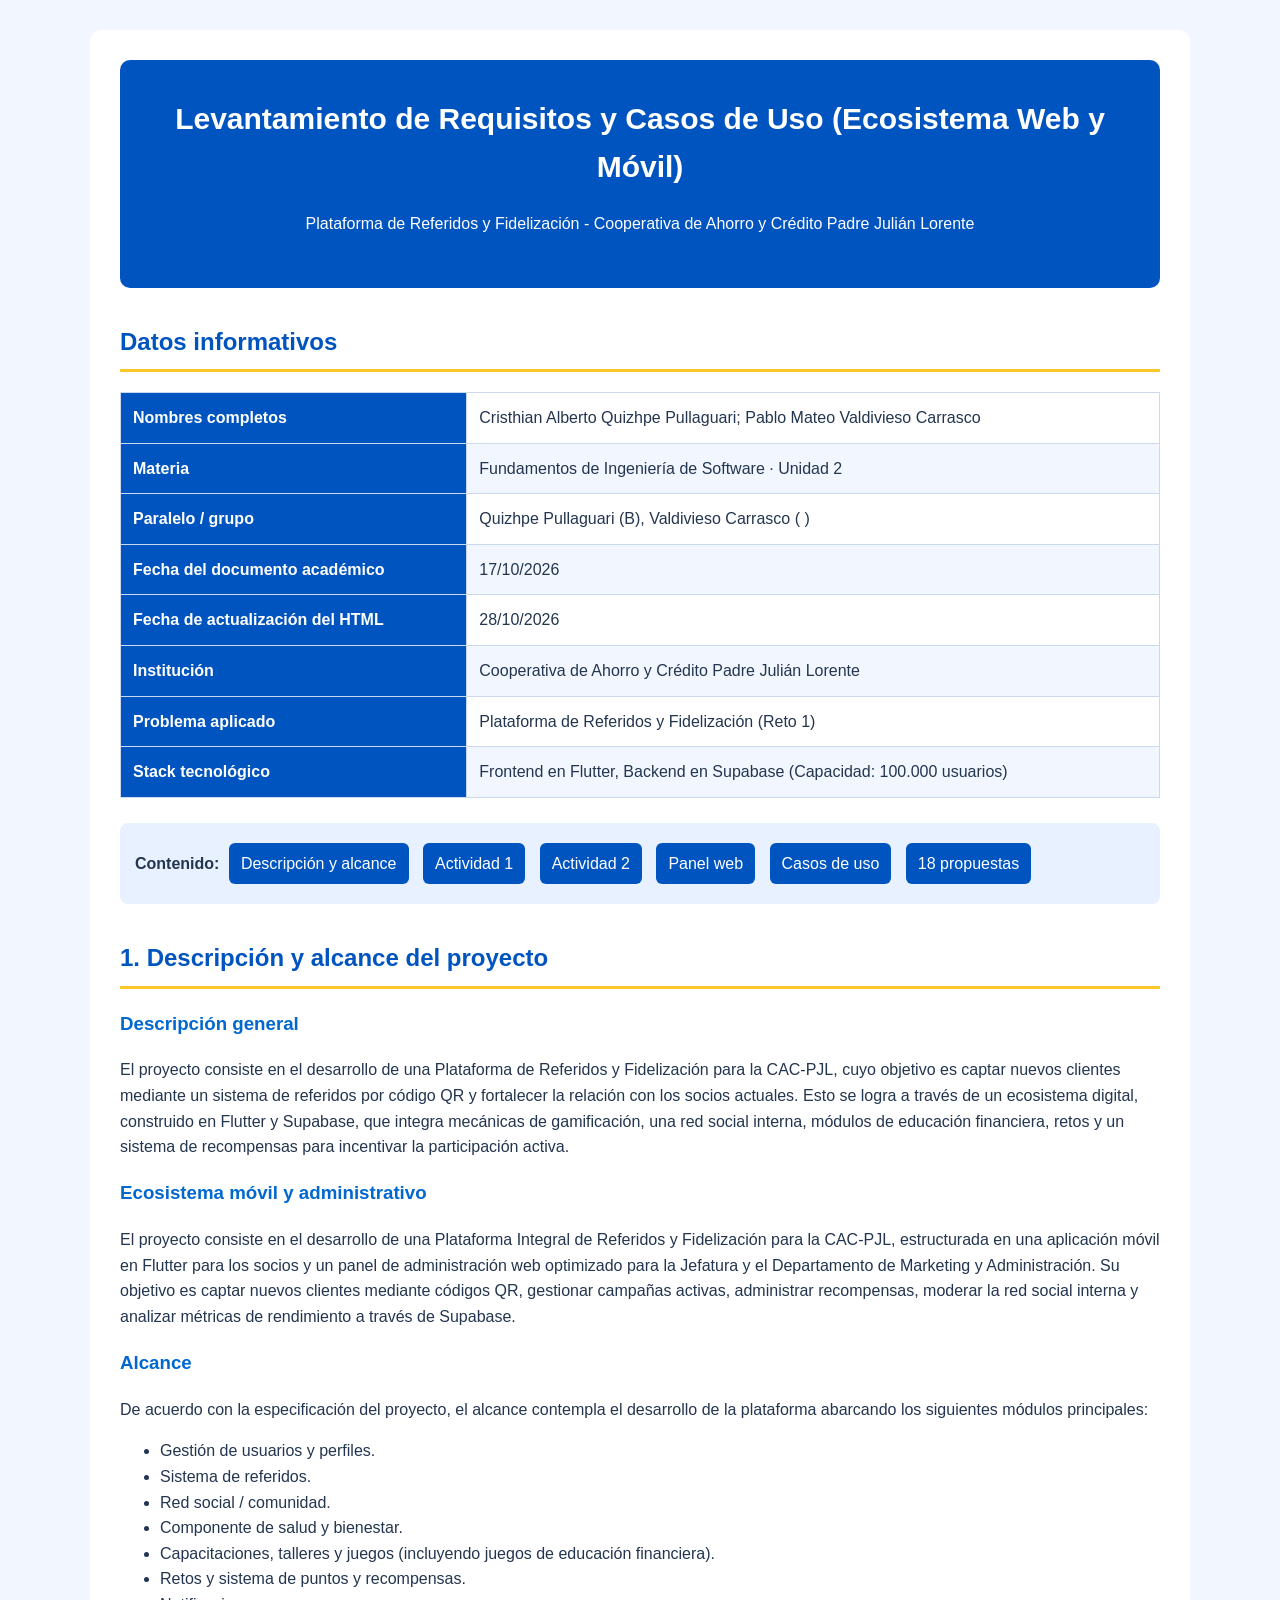
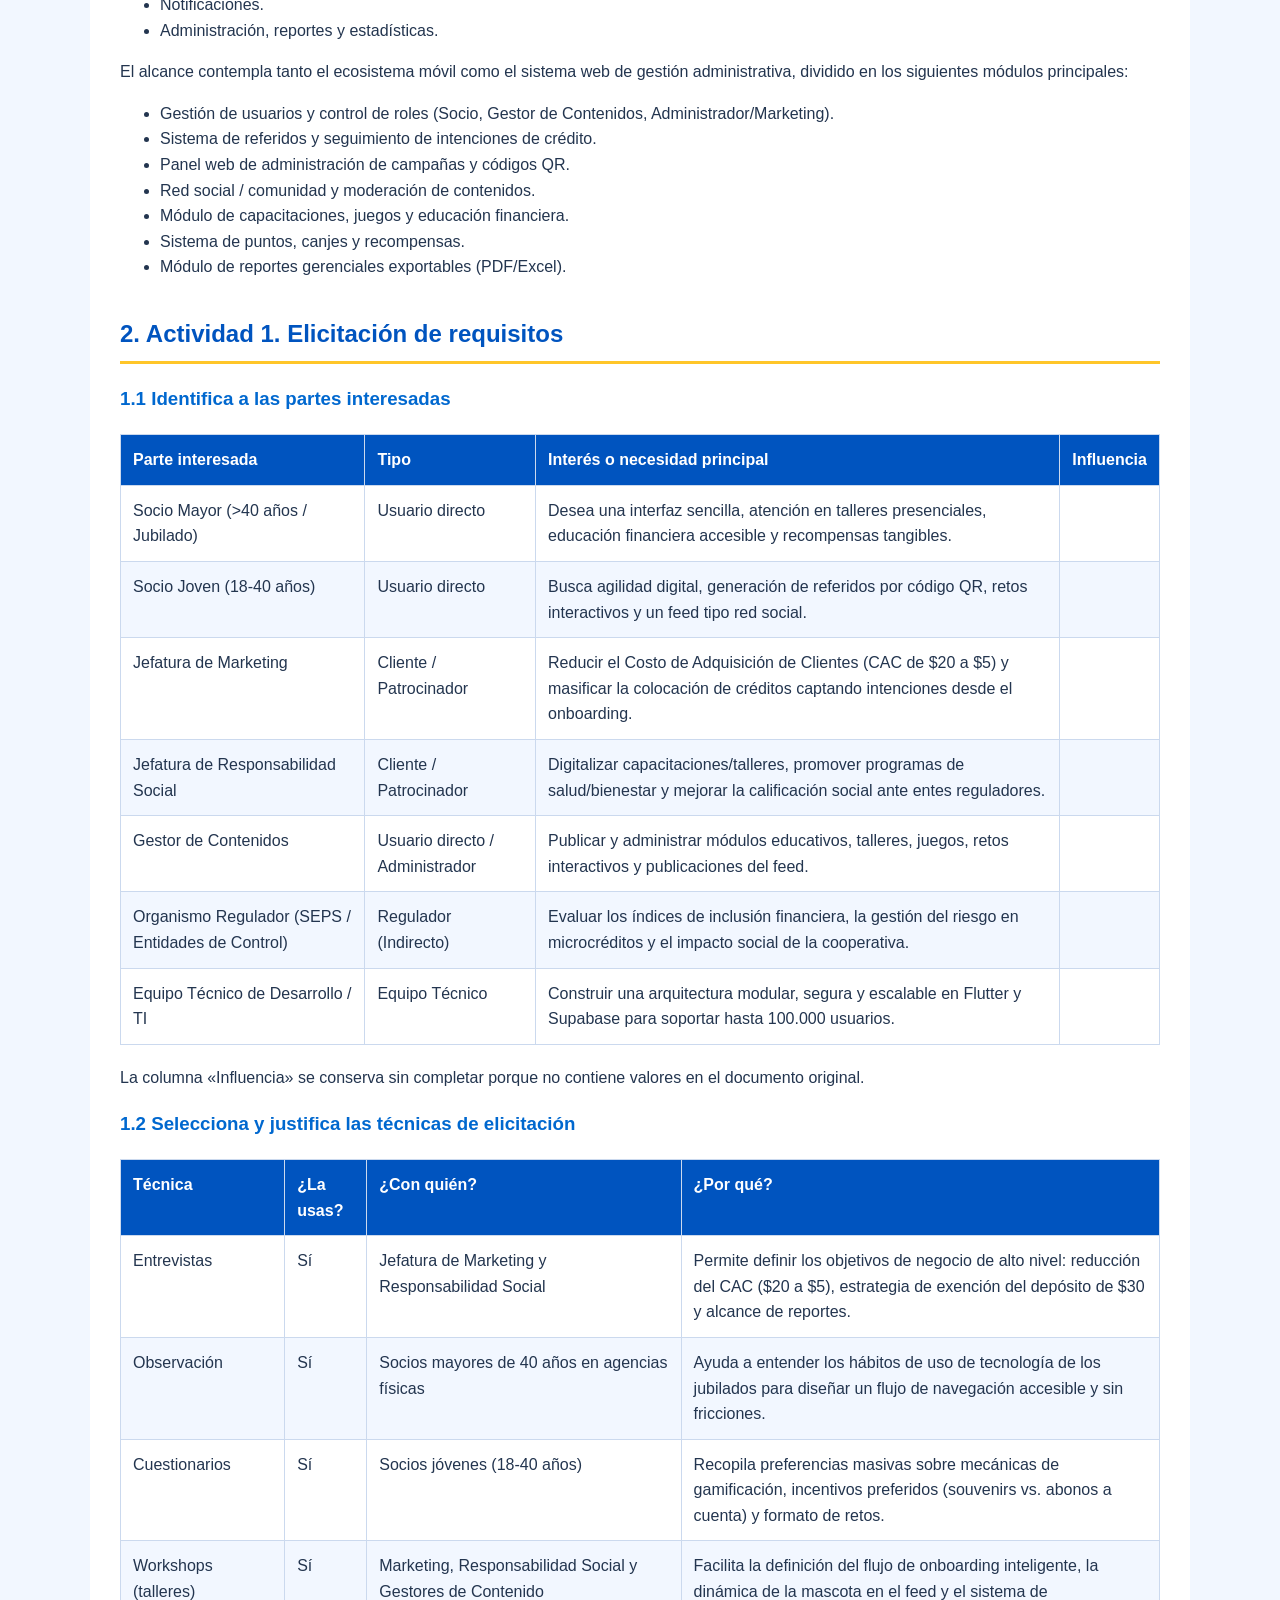
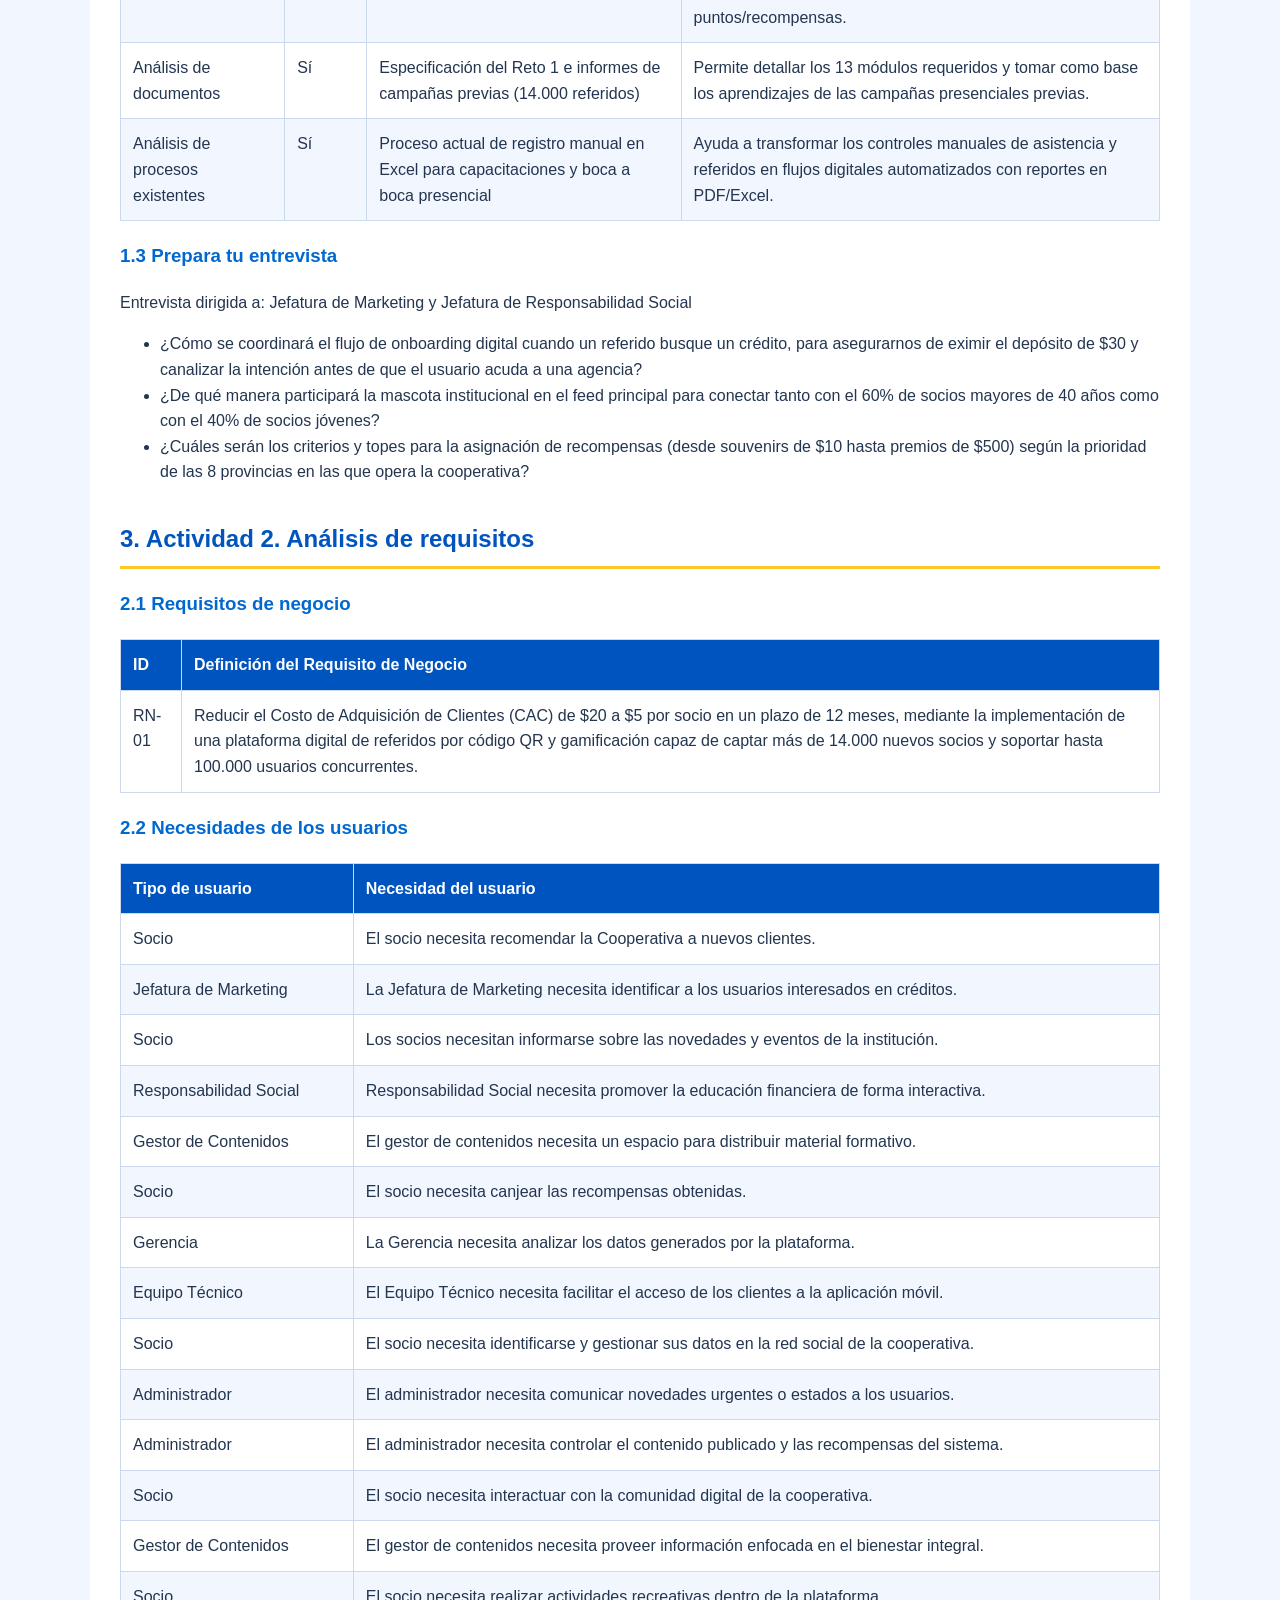
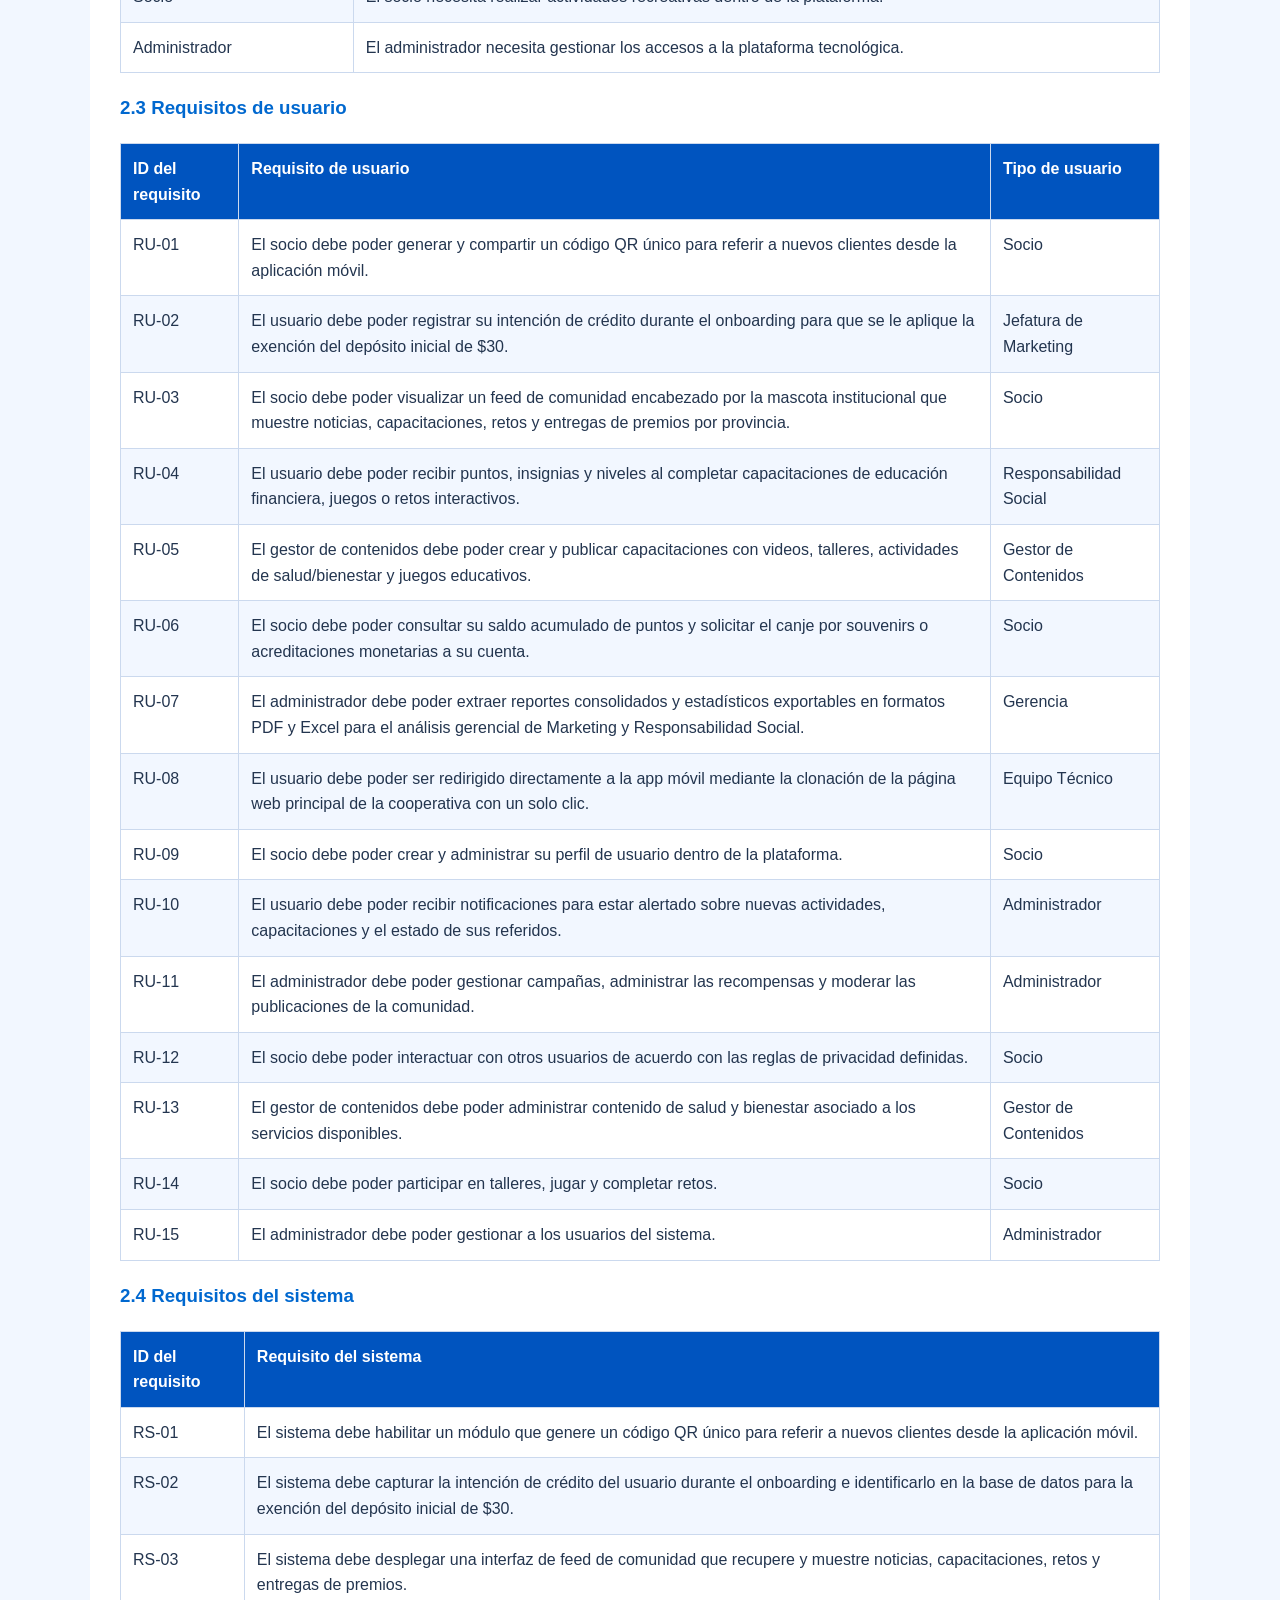
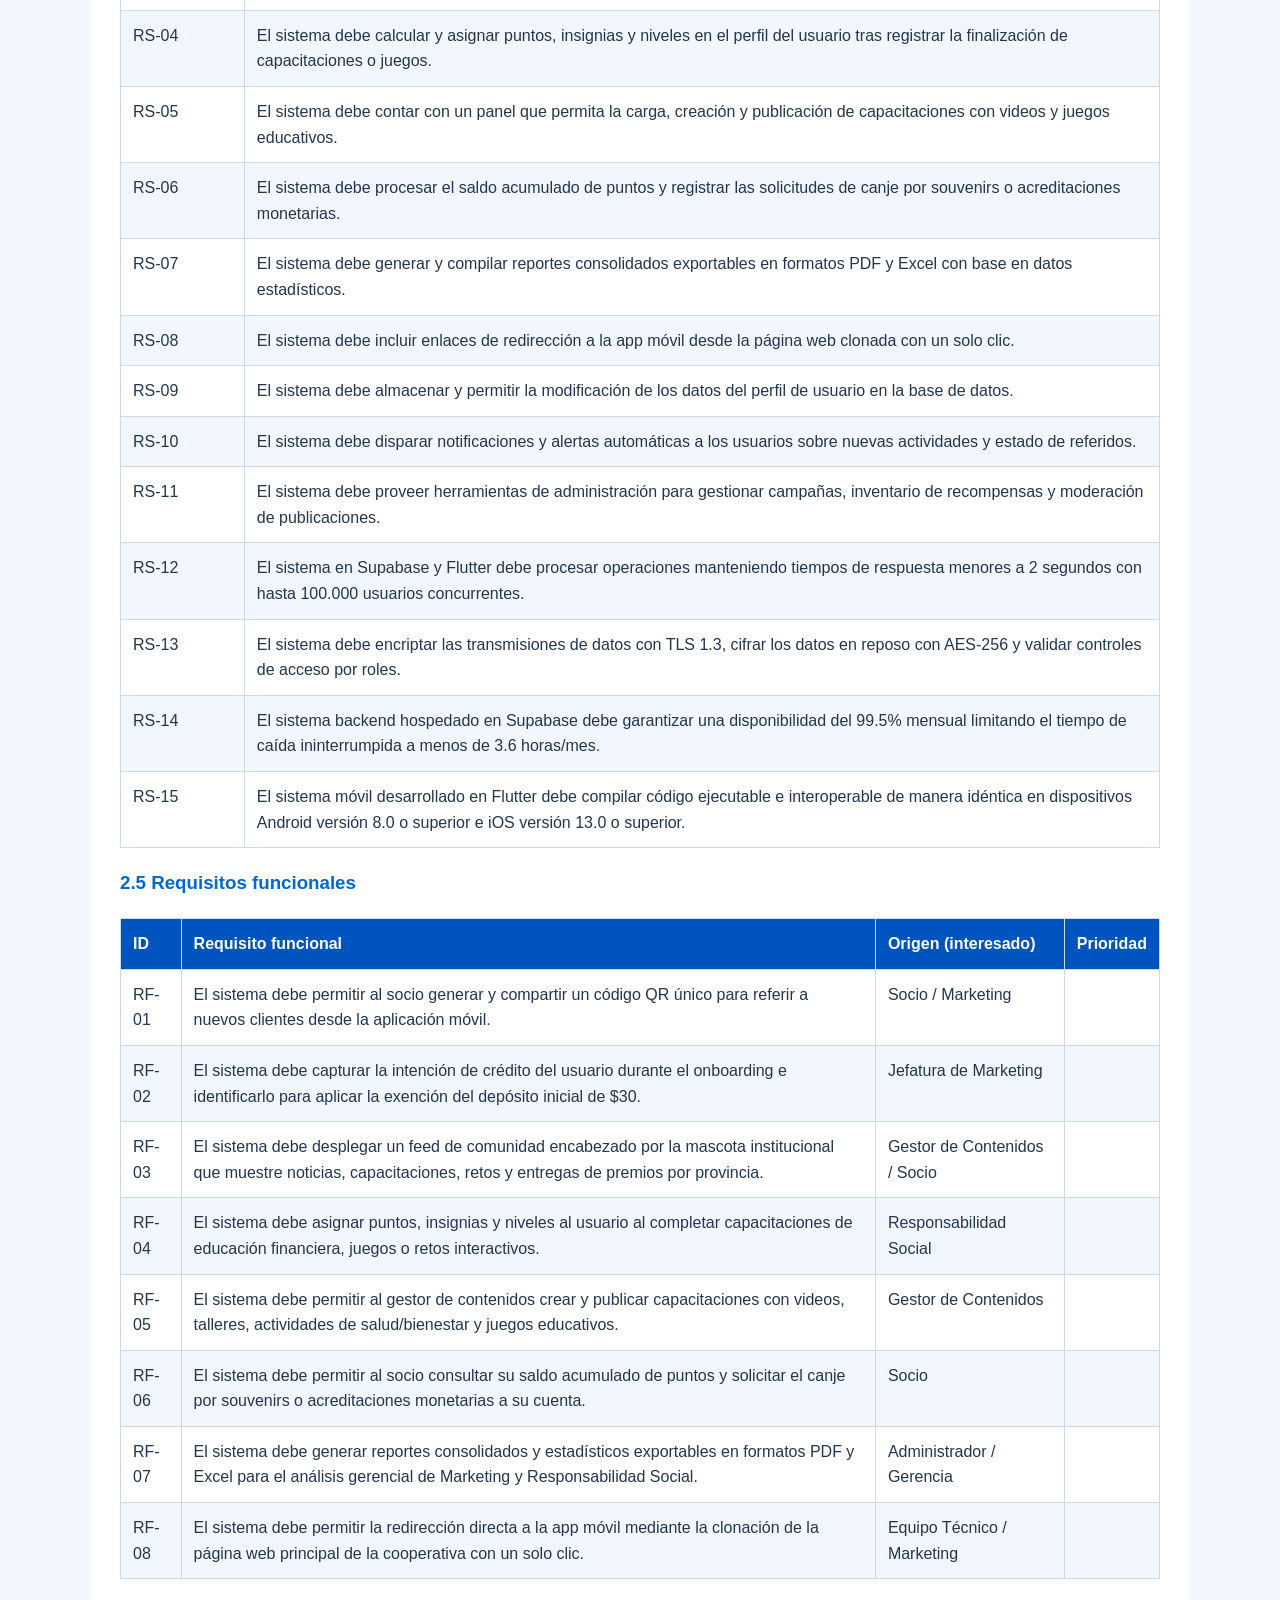
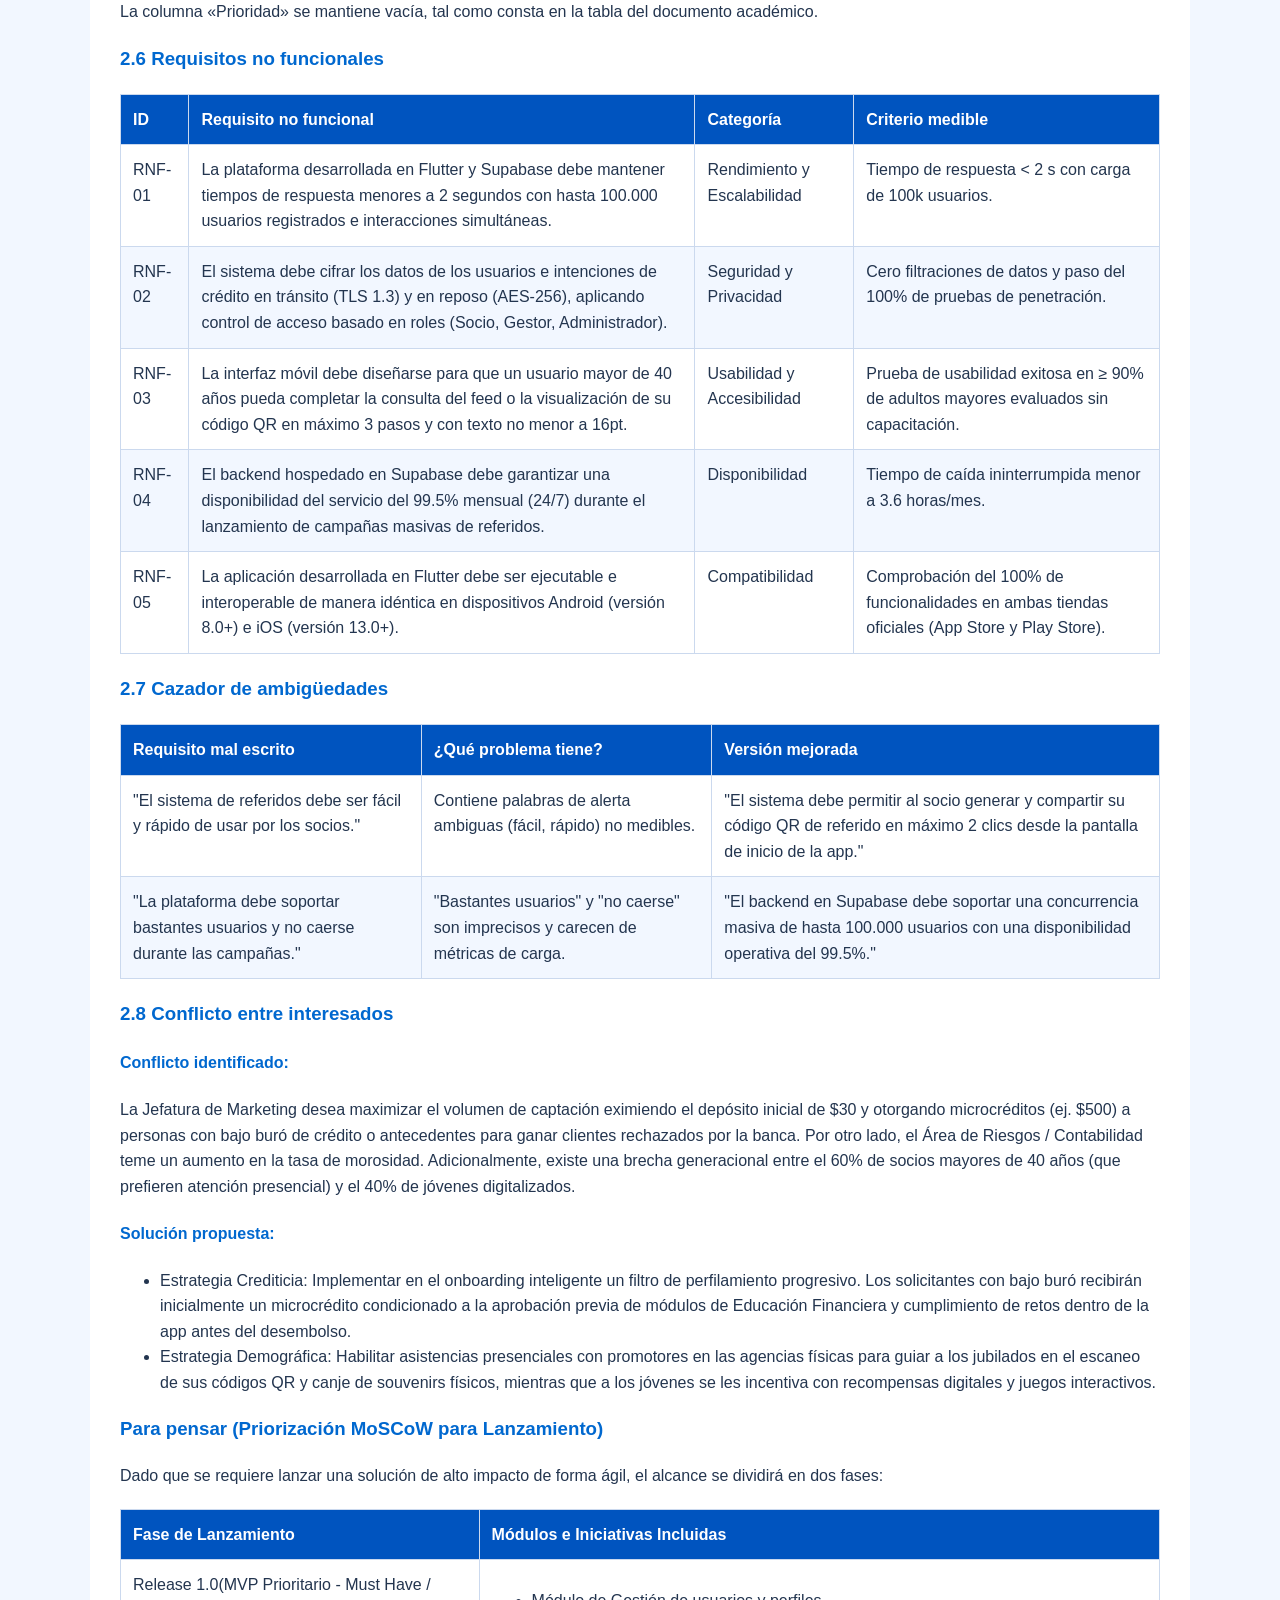
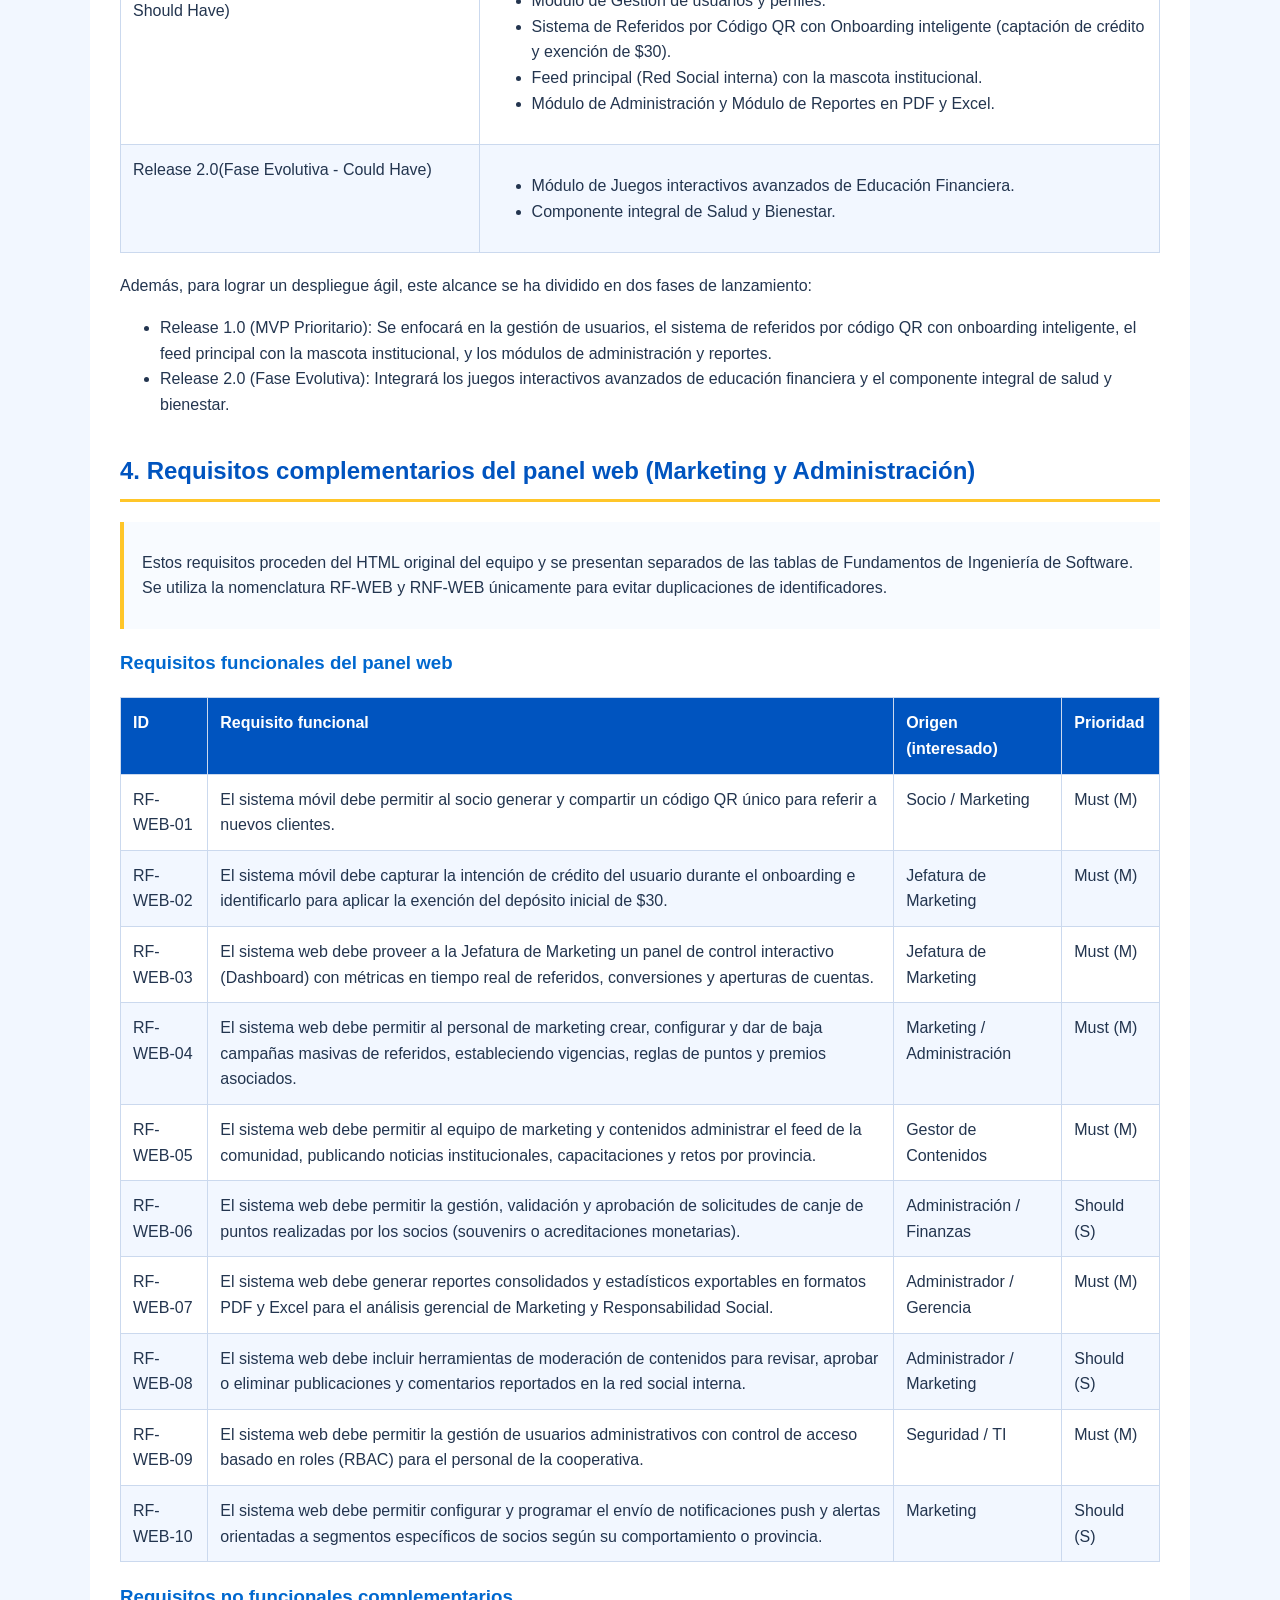
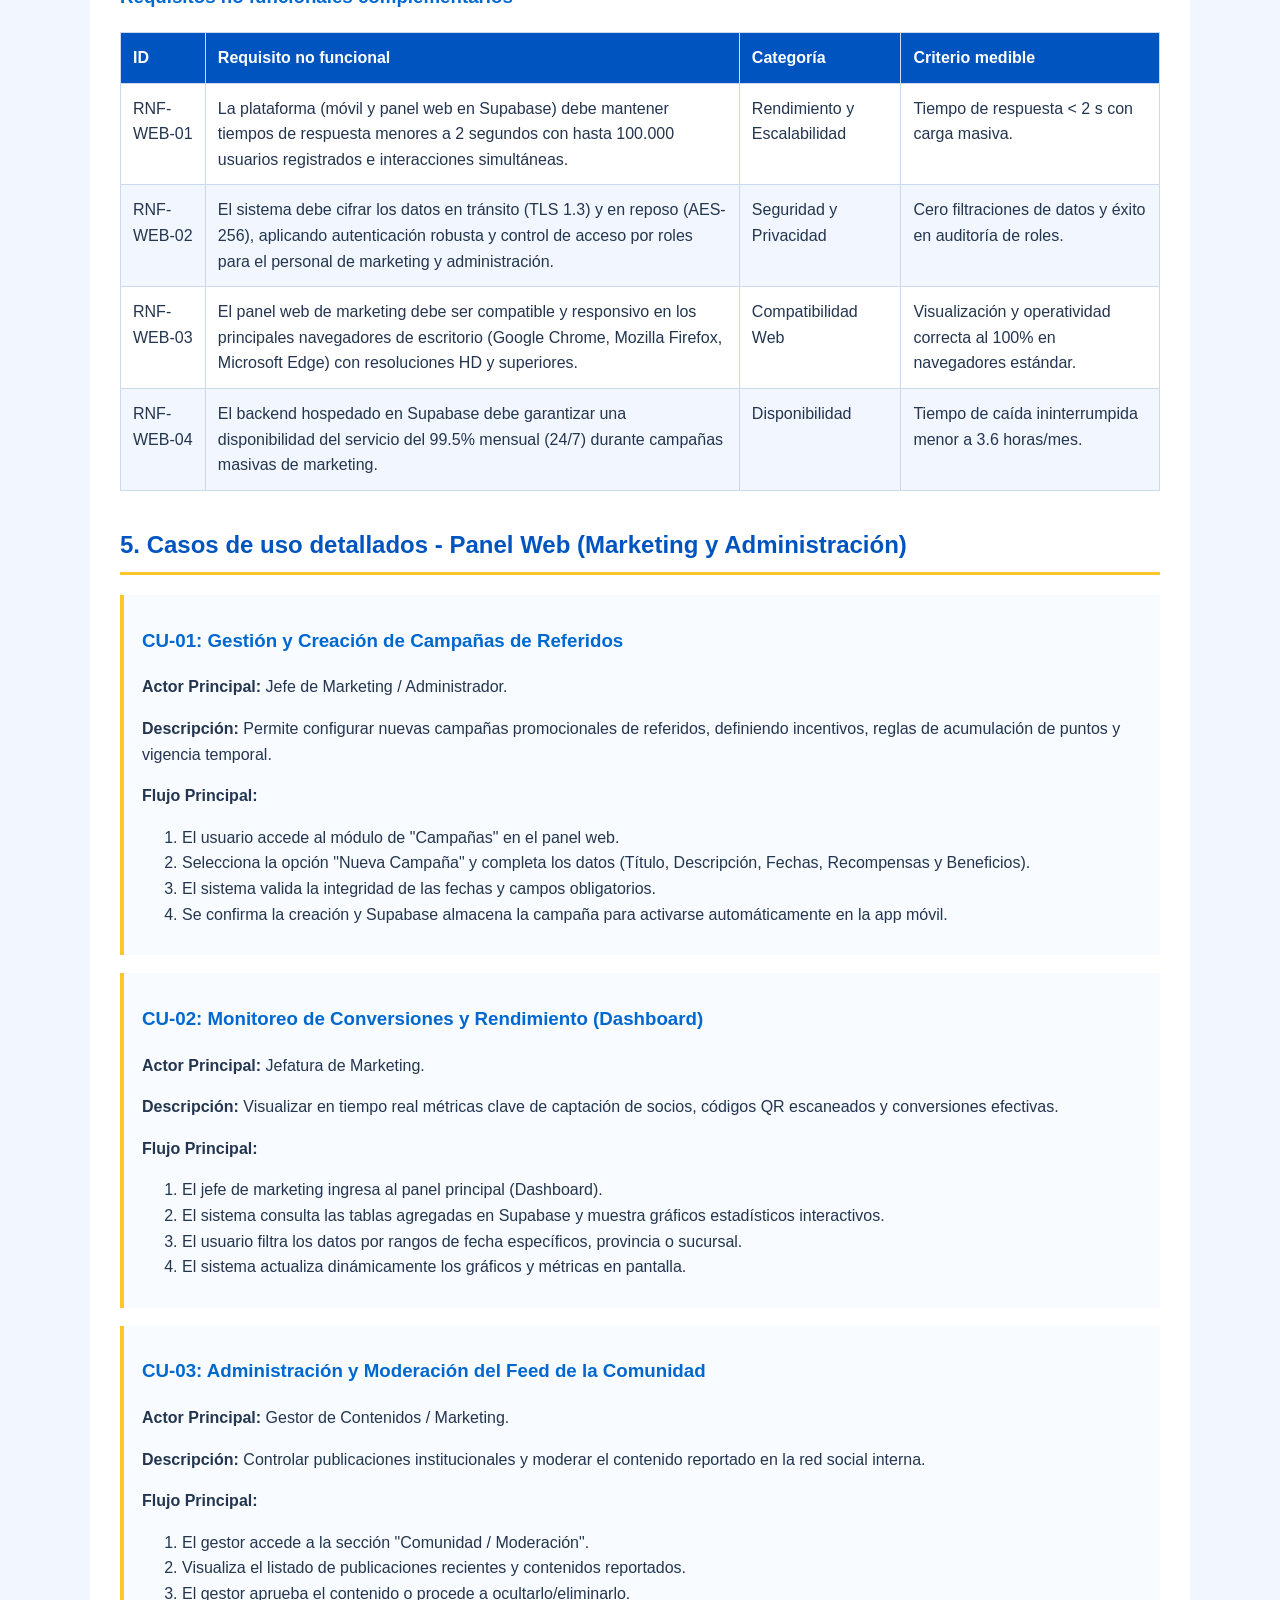
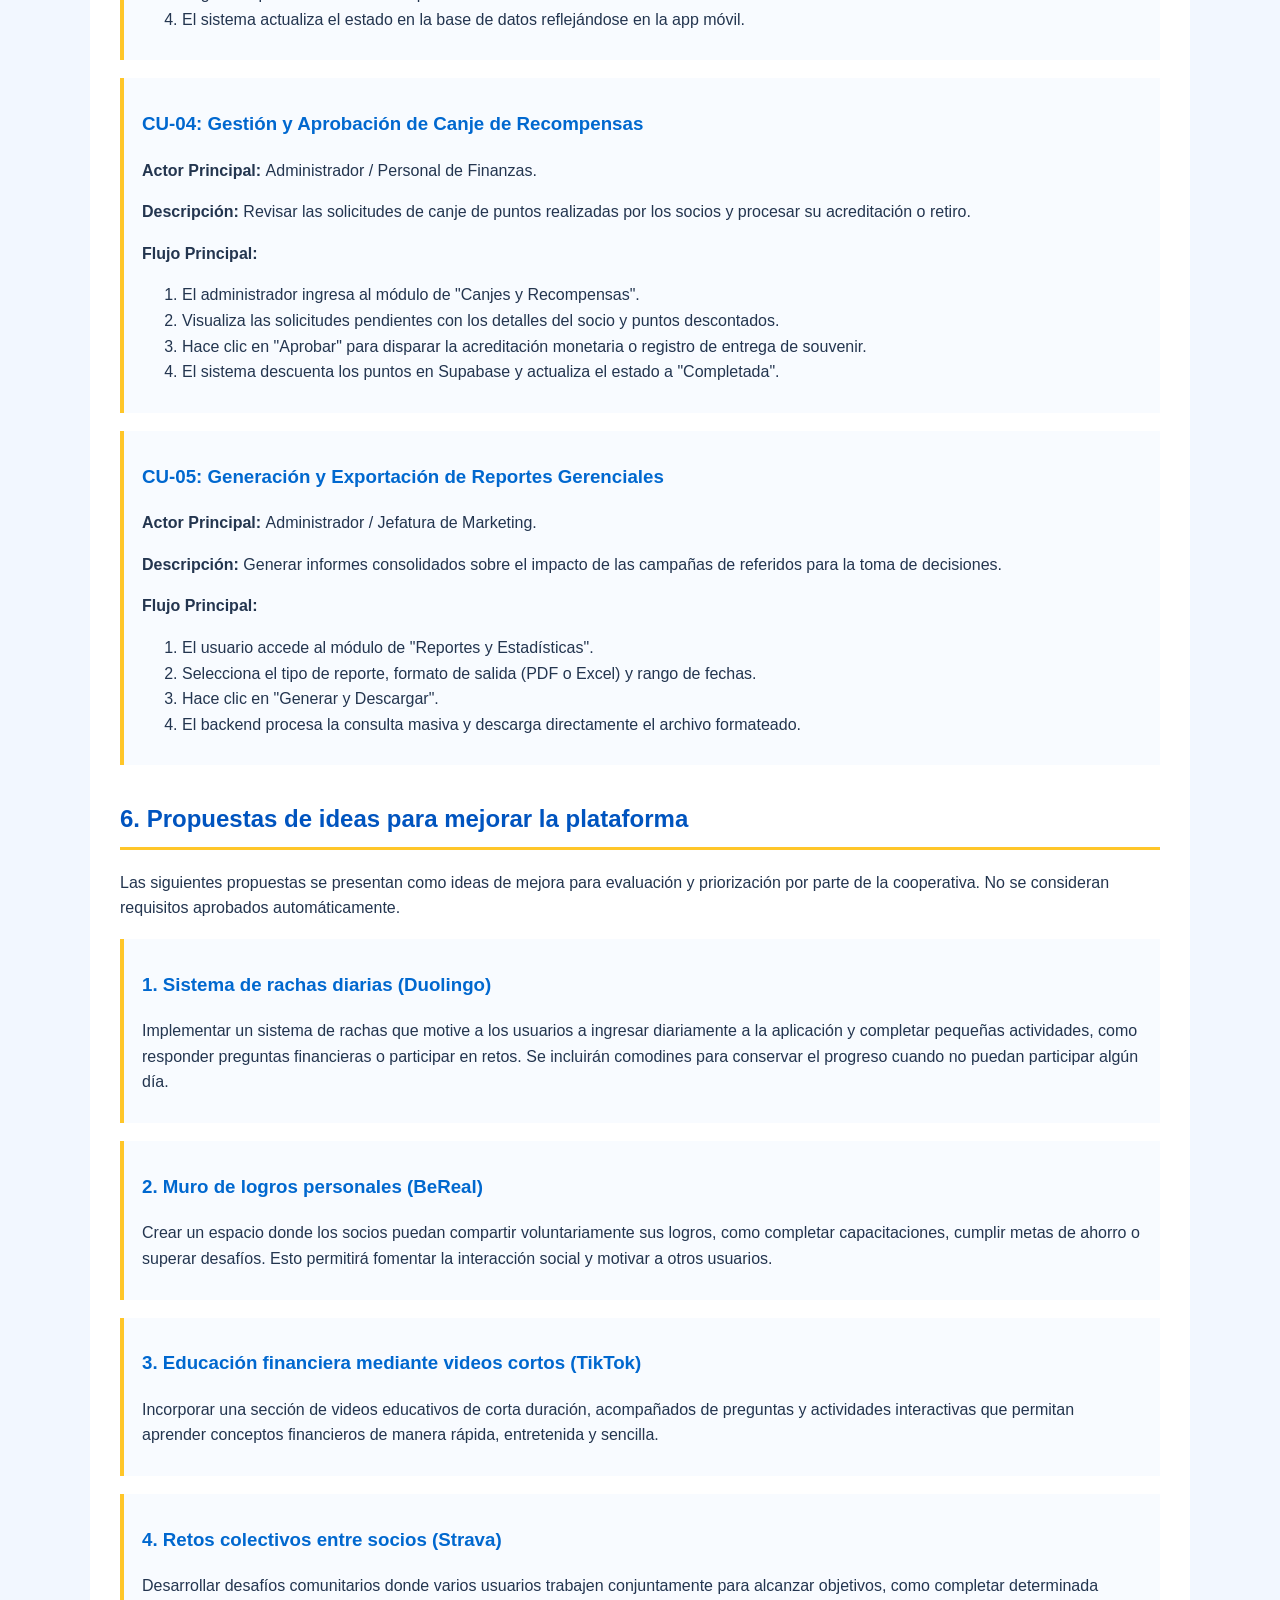
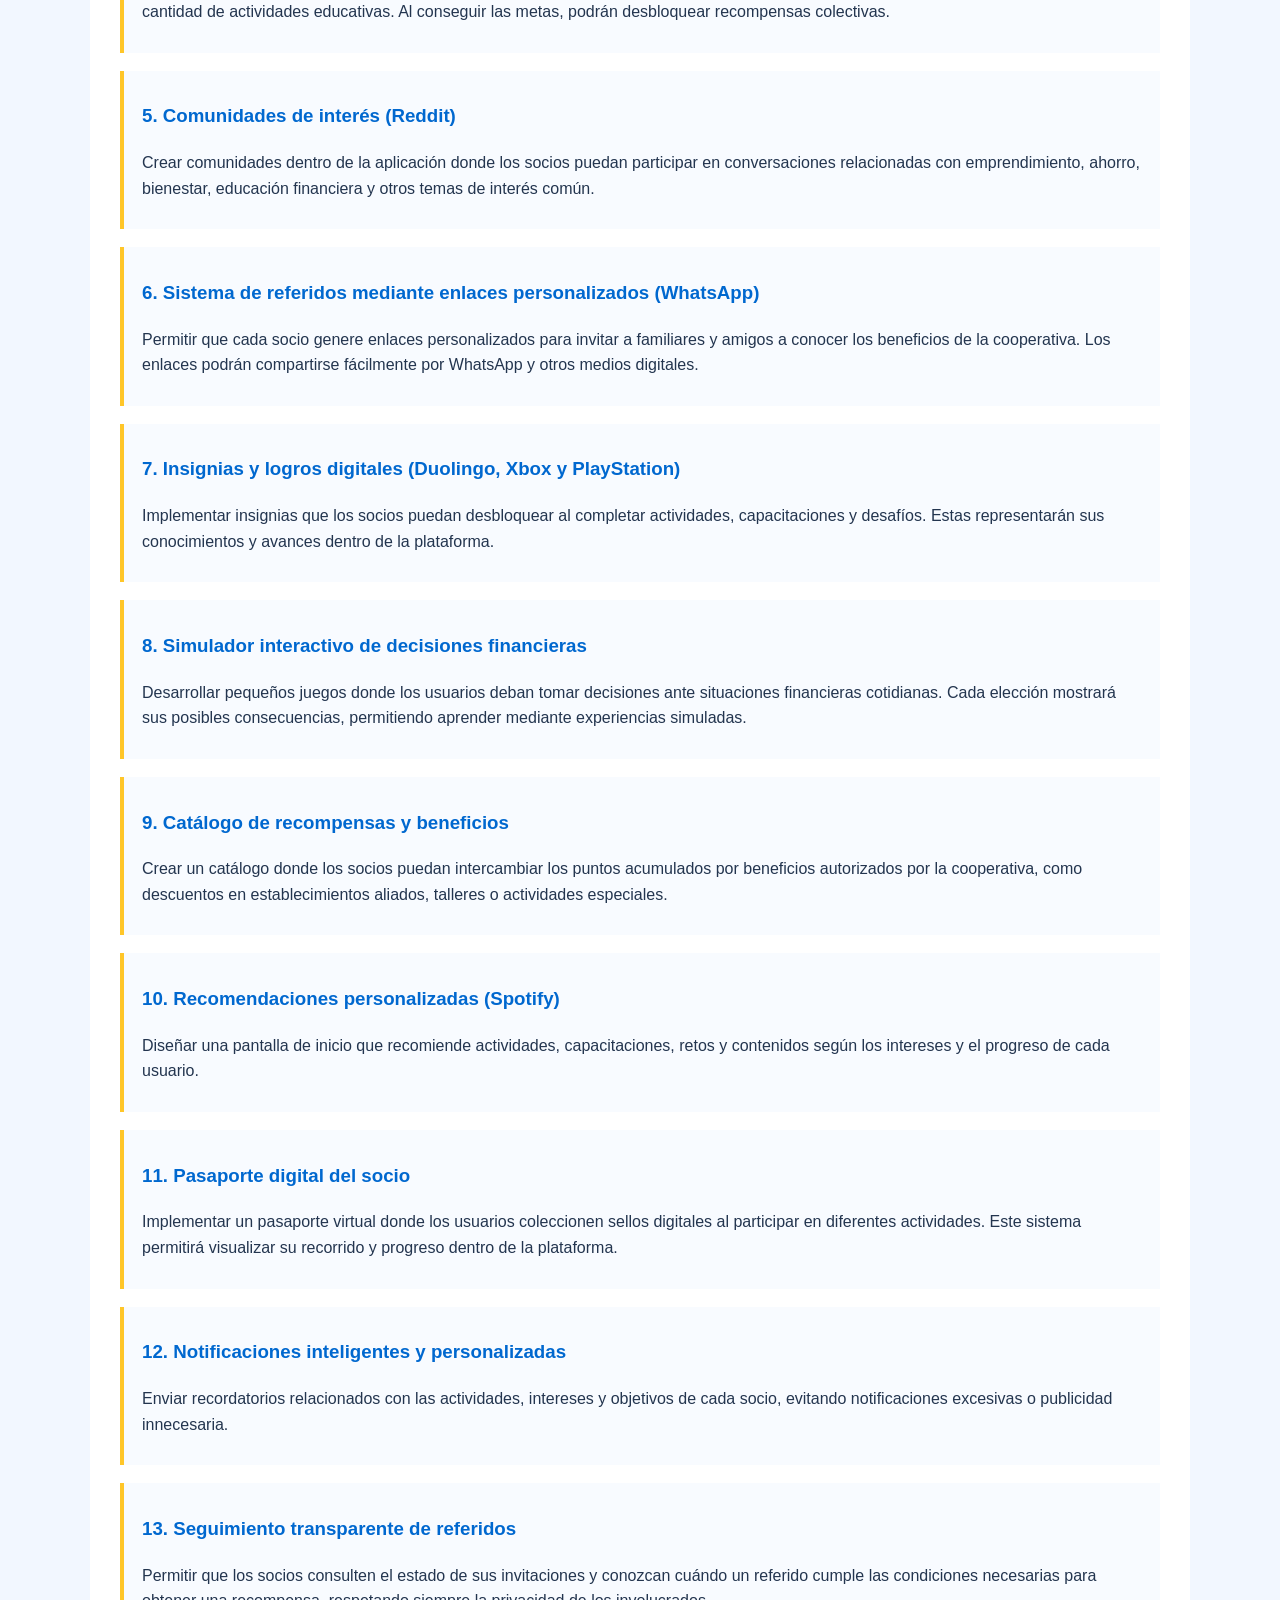
<file: Trabajo/html/index.html>
<!DOCTYPE html>
<html lang="es">
 <head>
  <meta charset="utf-8"/>
  <meta content="width=device-width, initial-scale=1.0" name="viewport"/>
  <title>
   Levantamiento de Requisitos y Casos de Uso - Web y Móvil | CAC-PJL
  </title>
  <link href="../css/estilos.css" rel="stylesheet"/>
 </head>
 <body>
  <main>
   <header>
    <h1 id="inicio">
     Levantamiento de Requisitos y Casos de Uso (Ecosistema Web y Móvil)
    </h1>
    <p>
     Plataforma de Referidos y Fidelización - Cooperativa de Ahorro y Crédito Padre Julián Lorente
    </p>
   </header>
   <h2 id="datos">
    Datos informativos
   </h2>
   <table>
    <tbody>
     <tr>
      <th scope="row">
       Nombres completos
      </th>
      <td>
       Cristhian Alberto Quizhpe Pullaguari; Pablo Mateo Valdivieso Carrasco
      </td>
     </tr>
     <tr>
      <th scope="row">
       Materia
      </th>
      <td>
       Fundamentos de Ingeniería de Software · Unidad 2
      </td>
     </tr>
     <tr>
      <th scope="row">
       Paralelo / grupo
      </th>
      <td>
       Quizhpe Pullaguari (B), Valdivieso Carrasco ( )
      </td>
     </tr>
     <tr>
      <th scope="row">
       Fecha del documento académico
      </th>
      <td>
       17/10/2026
      </td>
     </tr>
     <tr>
      <th scope="row">
       Fecha de actualización del HTML
      </th>
      <td>
       28/10/2026
      </td>
     </tr>
     <tr>
      <th scope="row">
       Institución
      </th>
      <td>
       Cooperativa de Ahorro y Crédito Padre Julián Lorente
      </td>
     </tr>
     <tr>
      <th scope="row">
       Problema aplicado
      </th>
      <td>
       Plataforma de Referidos y Fidelización (Reto 1)
      </td>
     </tr>
     <tr>
      <th scope="row">
       Stack tecnológico
      </th>
      <td>
       Frontend en Flutter, Backend en Supabase (Capacidad: 100.000 usuarios)
      </td>
     </tr>
    </tbody>
   </table>
   <nav aria-label="Contenido del documento">
    <strong>
     Contenido:
    </strong>
    <a href="#presentacion">
     Descripción y alcance
    </a>
    <a href="#actividad1">
     Actividad 1
    </a>
    <a href="#actividad2">
     Actividad 2
    </a>
    <a href="#web">
     Panel web
    </a>
    <a href="#casos">
     Casos de uso
    </a>
    <a href="#ideas">
     18 propuestas
    </a>
   </nav>
   <h2 id="presentacion">
    1. Descripción y alcance del proyecto
   </h2>
   <h3 id="descripcion-general">
    Descripción general
   </h3>
   <p>
    El proyecto consiste en el desarrollo de una Plataforma de Referidos y Fidelización para la CAC-PJL, cuyo objetivo es captar nuevos clientes mediante un sistema de referidos por código QR y fortalecer la relación con los socios actuales. Esto se logra a través de un ecosistema digital, construido en Flutter y Supabase, que integra mecánicas de gamificación, una red social interna, módulos de educación financiera, retos y un sistema de recompensas para incentivar la participación activa.
   </p>
   <h3 id="descripcion-ecosistema">
    Ecosistema móvil y administrativo
   </h3>
   <p>
    El proyecto consiste en el desarrollo de una Plataforma Integral de Referidos y Fidelización para la CAC-PJL, estructurada en una aplicación móvil en Flutter para los socios y un panel de administración web optimizado para la Jefatura y el Departamento de Marketing y Administración. Su objetivo es captar nuevos clientes mediante códigos QR, gestionar campañas activas, administrar recompensas, moderar la red social interna y analizar métricas de rendimiento a través de Supabase.
   </p>
   <h3 id="alcance">
    Alcance
   </h3>
   <p>
    De acuerdo con la especificación del proyecto, el alcance contempla el desarrollo de la plataforma abarcando los siguientes módulos principales:
   </p>
   <ul>
    <li>
     Gestión de usuarios y perfiles.
    </li>
    <li>
     Sistema de referidos.
    </li>
    <li>
     Red social / comunidad.
    </li>
    <li>
     Componente de salud y bienestar.
    </li>
    <li>
     Capacitaciones, talleres y juegos (incluyendo juegos de educación financiera).
    </li>
    <li>
     Retos y sistema de puntos y recompensas.
    </li>
    <li>
     Notificaciones.
    </li>
    <li>
     Administración, reportes y estadísticas.
    </li>
   </ul>
   <p>
    El alcance contempla tanto el ecosistema móvil como el sistema web de gestión administrativa, dividido en los siguientes módulos principales:
   </p>
   <ul>
    <li>
     Gestión de usuarios y control de roles (Socio, Gestor de Contenidos, Administrador/Marketing).
    </li>
    <li>
     Sistema de referidos y seguimiento de intenciones de crédito.
    </li>
    <li>
     Panel web de administración de campañas y códigos QR.
    </li>
    <li>
     Red social / comunidad y moderación de contenidos.
    </li>
    <li>
     Módulo de capacitaciones, juegos y educación financiera.
    </li>
    <li>
     Sistema de puntos, canjes y recompensas.
    </li>
    <li>
     Módulo de reportes gerenciales exportables (PDF/Excel).
    </li>
   </ul>
   <h2 id="actividad1">
    2. Actividad 1. Elicitación de requisitos
   </h2>
   <h3 id="partes">
    1.1 Identifica a las partes interesadas
   </h3>
   <table>
    <thead>
     <tr>
      <th scope="col">
       Parte interesada
      </th>
      <th scope="col">
       Tipo
      </th>
      <th scope="col">
       Interés o necesidad principal
      </th>
      <th scope="col">
       Influencia
      </th>
     </tr>
    </thead>
    <tbody>
     <tr>
      <td>
       Socio Mayor (&gt;40 años / Jubilado)
      </td>
      <td>
       Usuario directo
      </td>
      <td>
       Desea una interfaz sencilla, atención en talleres presenciales, educación financiera accesible y recompensas tangibles.
      </td>
      <td>
      </td>
     </tr>
     <tr>
      <td>
       Socio Joven (18-40 años)
      </td>
      <td>
       Usuario directo
      </td>
      <td>
       Busca agilidad digital, generación de referidos por código QR, retos interactivos y un feed tipo red social.
      </td>
      <td>
      </td>
     </tr>
     <tr>
      <td>
       Jefatura de Marketing
      </td>
      <td>
       Cliente / Patrocinador
      </td>
      <td>
       Reducir el Costo de Adquisición de Clientes (CAC de $20 a $5) y masificar la colocación de créditos captando intenciones desde el onboarding.
      </td>
      <td>
      </td>
     </tr>
     <tr>
      <td>
       Jefatura de Responsabilidad Social
      </td>
      <td>
       Cliente / Patrocinador
      </td>
      <td>
       Digitalizar capacitaciones/talleres, promover programas de salud/bienestar y mejorar la calificación social ante entes reguladores.
      </td>
      <td>
      </td>
     </tr>
     <tr>
      <td>
       Gestor de Contenidos
      </td>
      <td>
       Usuario directo / Administrador
      </td>
      <td>
       Publicar y administrar módulos educativos, talleres, juegos, retos interactivos y publicaciones del feed.
      </td>
      <td>
      </td>
     </tr>
     <tr>
      <td>
       Organismo Regulador (SEPS / Entidades de Control)
      </td>
      <td>
       Regulador (Indirecto)
      </td>
      <td>
       Evaluar los índices de inclusión financiera, la gestión del riesgo en microcréditos y el impacto social de la cooperativa.
      </td>
      <td>
      </td>
     </tr>
     <tr>
      <td>
       Equipo Técnico de Desarrollo / TI
      </td>
      <td>
       Equipo Técnico
      </td>
      <td>
       Construir una arquitectura modular, segura y escalable en Flutter y Supabase para soportar hasta 100.000 usuarios.
      </td>
      <td>
      </td>
     </tr>
    </tbody>
   </table>
   <p>
    La columna «Influencia» se conserva sin completar porque no contiene valores en el documento original.
   </p>
   <h3 id="tecnicas">
    1.2 Selecciona y justifica las técnicas de elicitación
   </h3>
   <table>
    <thead>
     <tr>
      <th scope="col">
       Técnica
      </th>
      <th scope="col">
       ¿La usas?
      </th>
      <th scope="col">
       ¿Con quién?
      </th>
      <th scope="col">
       ¿Por qué?
      </th>
     </tr>
    </thead>
    <tbody>
     <tr>
      <td>
       Entrevistas
      </td>
      <td>
       Sí
      </td>
      <td>
       Jefatura de Marketing y Responsabilidad Social
      </td>
      <td>
       Permite definir los objetivos de negocio de alto nivel: reducción del CAC ($20 a $5), estrategia de exención del depósito de $30 y alcance de reportes.
      </td>
     </tr>
     <tr>
      <td>
       Observación
      </td>
      <td>
       Sí
      </td>
      <td>
       Socios mayores de 40 años en agencias físicas
      </td>
      <td>
       Ayuda a entender los hábitos de uso de tecnología de los jubilados para diseñar un flujo de navegación accesible y sin fricciones.
      </td>
     </tr>
     <tr>
      <td>
       Cuestionarios
      </td>
      <td>
       Sí
      </td>
      <td>
       Socios jóvenes (18-40 años)
      </td>
      <td>
       Recopila preferencias masivas sobre mecánicas de gamificación, incentivos preferidos (souvenirs vs. abonos a cuenta) y formato de retos.
      </td>
     </tr>
     <tr>
      <td>
       Workshops (talleres)
      </td>
      <td>
       Sí
      </td>
      <td>
       Marketing, Responsabilidad Social y Gestores de Contenido
      </td>
      <td>
       Facilita la definición del flujo de onboarding inteligente, la dinámica de la mascota en el feed y el sistema de puntos/recompensas.
      </td>
     </tr>
     <tr>
      <td>
       Análisis de documentos
      </td>
      <td>
       Sí
      </td>
      <td>
       Especificación del Reto 1 e informes de campañas previas (14.000 referidos)
      </td>
      <td>
       Permite detallar los 13 módulos requeridos y tomar como base los aprendizajes de las campañas presenciales previas.
      </td>
     </tr>
     <tr>
      <td>
       Análisis de procesos existentes
      </td>
      <td>
       Sí
      </td>
      <td>
       Proceso actual de registro manual en Excel para capacitaciones y boca a boca presencial
      </td>
      <td>
       Ayuda a transformar los controles manuales de asistencia y referidos en flujos digitales automatizados con reportes en PDF/Excel.
      </td>
     </tr>
    </tbody>
   </table>
   <h3 id="entrevista">
    1.3 Prepara tu entrevista
   </h3>
   <p>
    Entrevista dirigida a: Jefatura de Marketing y Jefatura de Responsabilidad Social
   </p>
   <ul>
    <li>
     ¿Cómo se coordinará el flujo de onboarding digital cuando un referido busque un crédito, para asegurarnos de eximir el depósito de $30 y canalizar la intención antes de que el usuario acuda a una agencia?
    </li>
    <li>
     ¿De qué manera participará la mascota institucional en el feed principal para conectar tanto con el 60% de socios mayores de 40 años como con el 40% de socios jóvenes?
    </li>
    <li>
     ¿Cuáles serán los criterios y topes para la asignación de recompensas (desde souvenirs de $10 hasta premios de $500) según la prioridad de las 8 provincias en las que opera la cooperativa?
    </li>
   </ul>
   <h2 id="actividad2">
    3. Actividad 2. Análisis de requisitos
   </h2>
   <h3 id="negocio">
    2.1 Requisitos de negocio
   </h3>
   <table>
    <thead>
     <tr>
      <th scope="col">
       ID
      </th>
      <th scope="col">
       Definición del Requisito de Negocio
      </th>
     </tr>
    </thead>
    <tbody>
     <tr>
      <td>
       RN-01
      </td>
      <td>
       Reducir el Costo de Adquisición de Clientes (CAC) de $20 a $5 por socio en un plazo de 12 meses, mediante la implementación de una plataforma digital de referidos por código QR y gamificación capaz de captar más de 14.000 nuevos socios y soportar hasta 100.000 usuarios concurrentes.
      </td>
     </tr>
    </tbody>
   </table>
   <h3 id="necesidades">
    2.2 Necesidades de los usuarios
   </h3>
   <table>
    <thead>
     <tr>
      <th scope="col">
       Tipo de usuario
      </th>
      <th scope="col">
       Necesidad del usuario
      </th>
     </tr>
    </thead>
    <tbody>
     <tr>
      <td>
       Socio
      </td>
      <td>
       El socio necesita recomendar la Cooperativa a nuevos clientes.
      </td>
     </tr>
     <tr>
      <td>
       Jefatura de Marketing
      </td>
      <td>
       La Jefatura de Marketing necesita identificar a los usuarios interesados en créditos.
      </td>
     </tr>
     <tr>
      <td>
       Socio
      </td>
      <td>
       Los socios necesitan informarse sobre las novedades y eventos de la institución.
      </td>
     </tr>
     <tr>
      <td>
       Responsabilidad Social
      </td>
      <td>
       Responsabilidad Social necesita promover la educación financiera de forma interactiva.
      </td>
     </tr>
     <tr>
      <td>
       Gestor de Contenidos
      </td>
      <td>
       El gestor de contenidos necesita un espacio para distribuir material formativo.
      </td>
     </tr>
     <tr>
      <td>
       Socio
      </td>
      <td>
       El socio necesita canjear las recompensas obtenidas.
      </td>
     </tr>
     <tr>
      <td>
       Gerencia
      </td>
      <td>
       La Gerencia necesita analizar los datos generados por la plataforma.
      </td>
     </tr>
     <tr>
      <td>
       Equipo Técnico
      </td>
      <td>
       El Equipo Técnico necesita facilitar el acceso de los clientes a la aplicación móvil.
      </td>
     </tr>
     <tr>
      <td>
       Socio
      </td>
      <td>
       El socio necesita identificarse y gestionar sus datos en la red social de la cooperativa.
      </td>
     </tr>
     <tr>
      <td>
       Administrador
      </td>
      <td>
       El administrador necesita comunicar novedades urgentes o estados a los usuarios.
      </td>
     </tr>
     <tr>
      <td>
       Administrador
      </td>
      <td>
       El administrador necesita controlar el contenido publicado y las recompensas del sistema.
      </td>
     </tr>
     <tr>
      <td>
       Socio
      </td>
      <td>
       El socio necesita interactuar con la comunidad digital de la cooperativa.
      </td>
     </tr>
     <tr>
      <td>
       Gestor de Contenidos
      </td>
      <td>
       El gestor de contenidos necesita proveer información enfocada en el bienestar integral.
      </td>
     </tr>
     <tr>
      <td>
       Socio
      </td>
      <td>
       El socio necesita realizar actividades recreativas dentro de la plataforma.
      </td>
     </tr>
     <tr>
      <td>
       Administrador
      </td>
      <td>
       El administrador necesita gestionar los accesos a la plataforma tecnológica.
      </td>
     </tr>
    </tbody>
   </table>
   <h3 id="usuario">
    2.3 Requisitos de usuario
   </h3>
   <table>
    <thead>
     <tr>
      <th scope="col">
       ID del requisito
      </th>
      <th scope="col">
       Requisito de usuario
      </th>
      <th scope="col">
       Tipo de usuario
      </th>
     </tr>
    </thead>
    <tbody>
     <tr>
      <td>
       RU-01
      </td>
      <td>
       El socio debe poder generar y compartir un código QR único para referir a nuevos clientes desde la aplicación móvil.
      </td>
      <td>
       Socio
      </td>
     </tr>
     <tr>
      <td>
       RU-02
      </td>
      <td>
       El usuario debe poder registrar su intención de crédito durante el onboarding para que se le aplique la exención del depósito inicial de $30.
      </td>
      <td>
       Jefatura de Marketing
      </td>
     </tr>
     <tr>
      <td>
       RU-03
      </td>
      <td>
       El socio debe poder visualizar un feed de comunidad encabezado por la mascota institucional que muestre noticias, capacitaciones, retos y entregas de premios por provincia.
      </td>
      <td>
       Socio
      </td>
     </tr>
     <tr>
      <td>
       RU-04
      </td>
      <td>
       El usuario debe poder recibir puntos, insignias y niveles al completar capacitaciones de educación financiera, juegos o retos interactivos.
      </td>
      <td>
       Responsabilidad Social
      </td>
     </tr>
     <tr>
      <td>
       RU-05
      </td>
      <td>
       El gestor de contenidos debe poder crear y publicar capacitaciones con videos, talleres, actividades de salud/bienestar y juegos educativos.
      </td>
      <td>
       Gestor de Contenidos
      </td>
     </tr>
     <tr>
      <td>
       RU-06
      </td>
      <td>
       El socio debe poder consultar su saldo acumulado de puntos y solicitar el canje por souvenirs o acreditaciones monetarias a su cuenta.
      </td>
      <td>
       Socio
      </td>
     </tr>
     <tr>
      <td>
       RU-07
      </td>
      <td>
       El administrador debe poder extraer reportes consolidados y estadísticos exportables en formatos PDF y Excel para el análisis gerencial de Marketing y Responsabilidad Social.
      </td>
      <td>
       Gerencia
      </td>
     </tr>
     <tr>
      <td>
       RU-08
      </td>
      <td>
       El usuario debe poder ser redirigido directamente a la app móvil mediante la clonación de la página web principal de la cooperativa con un solo clic.
      </td>
      <td>
       Equipo Técnico
      </td>
     </tr>
     <tr>
      <td>
       RU-09
      </td>
      <td>
       El socio debe poder crear y administrar su perfil de usuario dentro de la plataforma.
      </td>
      <td>
       Socio
      </td>
     </tr>
     <tr>
      <td>
       RU-10
      </td>
      <td>
       El usuario debe poder recibir notificaciones para estar alertado sobre nuevas actividades, capacitaciones y el estado de sus referidos.
      </td>
      <td>
       Administrador
      </td>
     </tr>
     <tr>
      <td>
       RU-11
      </td>
      <td>
       El administrador debe poder gestionar campañas, administrar las recompensas y moderar las publicaciones de la comunidad.
      </td>
      <td>
       Administrador
      </td>
     </tr>
     <tr>
      <td>
       RU-12
      </td>
      <td>
       El socio debe poder interactuar con otros usuarios de acuerdo con las reglas de privacidad definidas.
      </td>
      <td>
       Socio
      </td>
     </tr>
     <tr>
      <td>
       RU-13
      </td>
      <td>
       El gestor de contenidos debe poder administrar contenido de salud y bienestar asociado a los servicios disponibles.
      </td>
      <td>
       Gestor de Contenidos
      </td>
     </tr>
     <tr>
      <td>
       RU-14
      </td>
      <td>
       El socio debe poder participar en talleres, jugar y completar retos.
      </td>
      <td>
       Socio
      </td>
     </tr>
     <tr>
      <td>
       RU-15
      </td>
      <td>
       El administrador debe poder gestionar a los usuarios del sistema.
      </td>
      <td>
       Administrador
      </td>
     </tr>
    </tbody>
   </table>
   <h3 id="sistema">
    2.4 Requisitos del sistema
   </h3>
   <table>
    <thead>
     <tr>
      <th scope="col">
       ID del requisito
      </th>
      <th scope="col">
       Requisito del sistema
      </th>
     </tr>
    </thead>
    <tbody>
     <tr>
      <td>
       RS-01
      </td>
      <td>
       El sistema debe habilitar un módulo que genere un código QR único para referir a nuevos clientes desde la aplicación móvil.
      </td>
     </tr>
     <tr>
      <td>
       RS-02
      </td>
      <td>
       El sistema debe capturar la intención de crédito del usuario durante el onboarding e identificarlo en la base de datos para la exención del depósito inicial de $30.
      </td>
     </tr>
     <tr>
      <td>
       RS-03
      </td>
      <td>
       El sistema debe desplegar una interfaz de feed de comunidad que recupere y muestre noticias, capacitaciones, retos y entregas de premios.
      </td>
     </tr>
     <tr>
      <td>
       RS-04
      </td>
      <td>
       El sistema debe calcular y asignar puntos, insignias y niveles en el perfil del usuario tras registrar la finalización de capacitaciones o juegos.
      </td>
     </tr>
     <tr>
      <td>
       RS-05
      </td>
      <td>
       El sistema debe contar con un panel que permita la carga, creación y publicación de capacitaciones con videos y juegos educativos.
      </td>
     </tr>
     <tr>
      <td>
       RS-06
      </td>
      <td>
       El sistema debe procesar el saldo acumulado de puntos y registrar las solicitudes de canje por souvenirs o acreditaciones monetarias.
      </td>
     </tr>
     <tr>
      <td>
       RS-07
      </td>
      <td>
       El sistema debe generar y compilar reportes consolidados exportables en formatos PDF y Excel con base en datos estadísticos.
      </td>
     </tr>
     <tr>
      <td>
       RS-08
      </td>
      <td>
       El sistema debe incluir enlaces de redirección a la app móvil desde la página web clonada con un solo clic.
      </td>
     </tr>
     <tr>
      <td>
       RS-09
      </td>
      <td>
       El sistema debe almacenar y permitir la modificación de los datos del perfil de usuario en la base de datos.
      </td>
     </tr>
     <tr>
      <td>
       RS-10
      </td>
      <td>
       El sistema debe disparar notificaciones y alertas automáticas a los usuarios sobre nuevas actividades y estado de referidos.
      </td>
     </tr>
     <tr>
      <td>
       RS-11
      </td>
      <td>
       El sistema debe proveer herramientas de administración para gestionar campañas, inventario de recompensas y moderación de publicaciones.
      </td>
     </tr>
     <tr>
      <td>
       RS-12
      </td>
      <td>
       El sistema en Supabase y Flutter debe procesar operaciones manteniendo tiempos de respuesta menores a 2 segundos con hasta 100.000 usuarios concurrentes.
      </td>
     </tr>
     <tr>
      <td>
       RS-13
      </td>
      <td>
       El sistema debe encriptar las transmisiones de datos con TLS 1.3, cifrar los datos en reposo con AES-256 y validar controles de acceso por roles.
      </td>
     </tr>
     <tr>
      <td>
       RS-14
      </td>
      <td>
       El sistema backend hospedado en Supabase debe garantizar una disponibilidad del 99.5% mensual limitando el tiempo de caída ininterrumpida a menos de 3.6 horas/mes.
      </td>
     </tr>
     <tr>
      <td>
       RS-15
      </td>
      <td>
       El sistema móvil desarrollado en Flutter debe compilar código ejecutable e interoperable de manera idéntica en dispositivos Android versión 8.0 o superior e iOS versión 13.0 o superior.
      </td>
     </tr>
    </tbody>
   </table>
   <h3 id="funcionales-word">
    2.5 Requisitos funcionales
   </h3>
   <table>
    <thead>
     <tr>
      <th scope="col">
       ID
      </th>
      <th scope="col">
       Requisito funcional
      </th>
      <th scope="col">
       Origen (interesado)
      </th>
      <th scope="col">
       Prioridad
      </th>
     </tr>
    </thead>
    <tbody>
     <tr>
      <td>
       RF-01
      </td>
      <td>
       El sistema debe permitir al socio generar y compartir un código QR único para referir a nuevos clientes desde la aplicación móvil.
      </td>
      <td>
       Socio / Marketing
      </td>
      <td>
      </td>
     </tr>
     <tr>
      <td>
       RF-02
      </td>
      <td>
       El sistema debe capturar la intención de crédito del usuario durante el onboarding e identificarlo para aplicar la exención del depósito inicial de $30.
      </td>
      <td>
       Jefatura de Marketing
      </td>
      <td>
      </td>
     </tr>
     <tr>
      <td>
       RF-03
      </td>
      <td>
       El sistema debe desplegar un feed de comunidad encabezado por la mascota institucional que muestre noticias, capacitaciones, retos y entregas de premios por provincia.
      </td>
      <td>
       Gestor de Contenidos / Socio
      </td>
      <td>
      </td>
     </tr>
     <tr>
      <td>
       RF-04
      </td>
      <td>
       El sistema debe asignar puntos, insignias y niveles al usuario al completar capacitaciones de educación financiera, juegos o retos interactivos.
      </td>
      <td>
       Responsabilidad Social
      </td>
      <td>
      </td>
     </tr>
     <tr>
      <td>
       RF-05
      </td>
      <td>
       El sistema debe permitir al gestor de contenidos crear y publicar capacitaciones con videos, talleres, actividades de salud/bienestar y juegos educativos.
      </td>
      <td>
       Gestor de Contenidos
      </td>
      <td>
      </td>
     </tr>
     <tr>
      <td>
       RF-06
      </td>
      <td>
       El sistema debe permitir al socio consultar su saldo acumulado de puntos y solicitar el canje por souvenirs o acreditaciones monetarias a su cuenta.
      </td>
      <td>
       Socio
      </td>
      <td>
      </td>
     </tr>
     <tr>
      <td>
       RF-07
      </td>
      <td>
       El sistema debe generar reportes consolidados y estadísticos exportables en formatos PDF y Excel para el análisis gerencial de Marketing y Responsabilidad Social.
      </td>
      <td>
       Administrador / Gerencia
      </td>
      <td>
      </td>
     </tr>
     <tr>
      <td>
       RF-08
      </td>
      <td>
       El sistema debe permitir la redirección directa a la app móvil mediante la clonación de la página web principal de la cooperativa con un solo clic.
      </td>
      <td>
       Equipo Técnico / Marketing
      </td>
      <td>
      </td>
     </tr>
    </tbody>
   </table>
   <p>
    La columna «Prioridad» se mantiene vacía, tal como consta en la tabla del documento académico.
   </p>
   <h3 id="no-funcionales-word">
    2.6 Requisitos no funcionales
   </h3>
   <table>
    <thead>
     <tr>
      <th scope="col">
       ID
      </th>
      <th scope="col">
       Requisito no funcional
      </th>
      <th scope="col">
       Categoría
      </th>
      <th scope="col">
       Criterio medible
      </th>
     </tr>
    </thead>
    <tbody>
     <tr>
      <td>
       RNF-01
      </td>
      <td>
       La plataforma desarrollada en Flutter y Supabase debe mantener tiempos de respuesta menores a 2 segundos con hasta 100.000 usuarios registrados e interacciones simultáneas.
      </td>
      <td>
       Rendimiento y Escalabilidad
      </td>
      <td>
       Tiempo de respuesta &lt; 2 s con carga de 100k usuarios.
      </td>
     </tr>
     <tr>
      <td>
       RNF-02
      </td>
      <td>
       El sistema debe cifrar los datos de los usuarios e intenciones de crédito en tránsito (TLS 1.3) y en reposo (AES-256), aplicando control de acceso basado en roles (Socio, Gestor, Administrador).
      </td>
      <td>
       Seguridad y Privacidad
      </td>
      <td>
       Cero filtraciones de datos y paso del 100% de pruebas de penetración.
      </td>
     </tr>
     <tr>
      <td>
       RNF-03
      </td>
      <td>
       La interfaz móvil debe diseñarse para que un usuario mayor de 40 años pueda completar la consulta del feed o la visualización de su código QR en máximo 3 pasos y con texto no menor a 16pt.
      </td>
      <td>
       Usabilidad y Accesibilidad
      </td>
      <td>
       Prueba de usabilidad exitosa en ≥ 90% de adultos mayores evaluados sin capacitación.
      </td>
     </tr>
     <tr>
      <td>
       RNF-04
      </td>
      <td>
       El backend hospedado en Supabase debe garantizar una disponibilidad del servicio del 99.5% mensual (24/7) durante el lanzamiento de campañas masivas de referidos.
      </td>
      <td>
       Disponibilidad
      </td>
      <td>
       Tiempo de caída ininterrumpida menor a 3.6 horas/mes.
      </td>
     </tr>
     <tr>
      <td>
       RNF-05
      </td>
      <td>
       La aplicación desarrollada en Flutter debe ser ejecutable e interoperable de manera idéntica en dispositivos Android (versión 8.0+) e iOS (versión 13.0+).
      </td>
      <td>
       Compatibilidad
      </td>
      <td>
       Comprobación del 100% de funcionalidades en ambas tiendas oficiales (App Store y Play Store).
      </td>
     </tr>
    </tbody>
   </table>
   <h3 id="ambiguedades">
    2.7 Cazador de ambigüedades
   </h3>
   <table>
    <thead>
     <tr>
      <th scope="col">
       Requisito mal escrito
      </th>
      <th scope="col">
       ¿Qué problema tiene?
      </th>
      <th scope="col">
       Versión mejorada
      </th>
     </tr>
    </thead>
    <tbody>
     <tr>
      <td>
       "El sistema de referidos debe ser fácil y rápido de usar por los socios."
      </td>
      <td>
       Contiene palabras de alerta ambiguas (fácil, rápido) no medibles.
      </td>
      <td>
       "El sistema debe permitir al socio generar y compartir su código QR de referido en máximo 2 clics desde la pantalla de inicio de la app."
      </td>
     </tr>
     <tr>
      <td>
       "La plataforma debe soportar bastantes usuarios y no caerse durante las campañas."
      </td>
      <td>
       "Bastantes usuarios" y "no caerse" son imprecisos y carecen de métricas de carga.
      </td>
      <td>
       "El backend en Supabase debe soportar una concurrencia masiva de hasta 100.000 usuarios con una disponibilidad operativa del 99.5%."
      </td>
     </tr>
    </tbody>
   </table>
   <h3 id="conflicto">
    2.8 Conflicto entre interesados
   </h3>
   <h4 id="conflicto-txt">
    Conflicto identificado:
   </h4>
   <p>
    La Jefatura de Marketing desea maximizar el volumen de captación eximiendo el depósito inicial de $30 y otorgando microcréditos (ej. $500) a personas con bajo buró de crédito o antecedentes para ganar clientes rechazados por la banca. Por otro lado, el Área de Riesgos / Contabilidad teme un aumento en la tasa de morosidad. Adicionalmente, existe una brecha generacional entre el 60% de socios mayores de 40 años (que prefieren atención presencial) y el 40% de jóvenes digitalizados.
   </p>
   <h4 id="solucion">
    Solución propuesta:
   </h4>
   <ul>
    <li>
     Estrategia Crediticia: Implementar en el onboarding inteligente un filtro de perfilamiento progresivo. Los solicitantes con bajo buró recibirán inicialmente un microcrédito condicionado a la aprobación previa de módulos de Educación Financiera y cumplimiento de retos dentro de la app antes del desembolso.
    </li>
    <li>
     Estrategia Demográfica: Habilitar asistencias presenciales con promotores en las agencias físicas para guiar a los jubilados en el escaneo de sus códigos QR y canje de souvenirs físicos, mientras que a los jóvenes se les incentiva con recompensas digitales y juegos interactivos.
    </li>
   </ul>
   <h3 id="priorizacion">
    Para pensar (Priorización MoSCoW para Lanzamiento)
   </h3>
   <p>
    Dado que se requiere lanzar una solución de alto impacto de forma ágil, el alcance se dividirá en dos fases:
   </p>
   <table>
    <thead>
     <tr>
      <th scope="col">
       Fase de Lanzamiento
      </th>
      <th scope="col">
       Módulos e Iniciativas Incluidas
      </th>
     </tr>
    </thead>
    <tbody>
     <tr>
      <td>
       Release 1.0(MVP Prioritario - Must Have / Should Have)
      </td>
      <td>
       <ul>
        <li>
         Módulo de Gestión de usuarios y perfiles.
        </li>
        <li>
         Sistema de Referidos por Código QR con Onboarding inteligente (captación de crédito y exención de $30).
        </li>
        <li>
         Feed principal (Red Social interna) con la mascota institucional.
        </li>
        <li>
         Módulo de Administración y Módulo de Reportes en PDF y Excel.
        </li>
       </ul>
      </td>
     </tr>
     <tr>
      <td>
       Release 2.0(Fase Evolutiva - Could Have)
      </td>
      <td>
       <ul>
        <li>
         Módulo de Juegos interactivos avanzados de Educación Financiera.
        </li>
        <li>
         Componente integral de Salud y Bienestar.
        </li>
       </ul>
      </td>
     </tr>
    </tbody>
   </table>
   <p>
    Además, para lograr un despliegue ágil, este alcance se ha dividido en dos fases de lanzamiento:
   </p>
   <ul>
    <li>
     Release 1.0 (MVP Prioritario): Se enfocará en la gestión de usuarios, el sistema de referidos por código QR con onboarding inteligente, el feed principal con la mascota institucional, y los módulos de administración y reportes.
    </li>
    <li>
     Release 2.0 (Fase Evolutiva): Integrará los juegos interactivos avanzados de educación financiera y el componente integral de salud y bienestar.
    </li>
   </ul>
   <h2 id="web">
    4. Requisitos complementarios del panel web (Marketing y Administración)
   </h2>
   <aside>
    <p>
     Estos requisitos proceden del HTML original del equipo y se presentan separados de las tablas de Fundamentos de Ingeniería de Software. Se utiliza la nomenclatura RF-WEB y RNF-WEB únicamente para evitar duplicaciones de identificadores.
    </p>
   </aside>
   <h3 id="rf-web">
    Requisitos funcionales del panel web
   </h3>
   <table>
    <thead>
     <tr>
      <th>
       ID
      </th>
      <th>
       Requisito funcional
      </th>
      <th>
       Origen (interesado)
      </th>
      <th>
       Prioridad
      </th>
     </tr>
    </thead>
    <tbody>
     <tr>
      <td>
       RF-WEB-01
      </td>
      <td>
       El sistema móvil debe permitir al socio generar y compartir un código QR único para referir a nuevos clientes.
      </td>
      <td>
       Socio / Marketing
      </td>
      <td>
       Must (M)
      </td>
     </tr>
     <tr>
      <td>
       RF-WEB-02
      </td>
      <td>
       El sistema móvil debe capturar la intención de crédito del usuario durante el onboarding e identificarlo para aplicar la exención del depósito inicial de $30.
      </td>
      <td>
       Jefatura de Marketing
      </td>
      <td>
       Must (M)
      </td>
     </tr>
     <tr>
      <td>
       RF-WEB-03
      </td>
      <td>
       El sistema web debe proveer a la Jefatura de Marketing un panel de control interactivo (Dashboard) con métricas en tiempo real de referidos, conversiones y aperturas de cuentas.
      </td>
      <td>
       Jefatura de Marketing
      </td>
      <td>
       Must (M)
      </td>
     </tr>
     <tr>
      <td>
       RF-WEB-04
      </td>
      <td>
       El sistema web debe permitir al personal de marketing crear, configurar y dar de baja campañas masivas de referidos, estableciendo vigencias, reglas de puntos y premios asociados.
      </td>
      <td>
       Marketing / Administración
      </td>
      <td>
       Must (M)
      </td>
     </tr>
     <tr>
      <td>
       RF-WEB-05
      </td>
      <td>
       El sistema web debe permitir al equipo de marketing y contenidos administrar el feed de la comunidad, publicando noticias institucionales, capacitaciones y retos por provincia.
      </td>
      <td>
       Gestor de Contenidos
      </td>
      <td>
       Must (M)
      </td>
     </tr>
     <tr>
      <td>
       RF-WEB-06
      </td>
      <td>
       El sistema web debe permitir la gestión, validación y aprobación de solicitudes de canje de puntos realizadas por los socios (souvenirs o acreditaciones monetarias).
      </td>
      <td>
       Administración / Finanzas
      </td>
      <td>
       Should (S)
      </td>
     </tr>
     <tr>
      <td>
       RF-WEB-07
      </td>
      <td>
       El sistema web debe generar reportes consolidados y estadísticos exportables en formatos PDF y Excel para el análisis gerencial de Marketing y Responsabilidad Social.
      </td>
      <td>
       Administrador / Gerencia
      </td>
      <td>
       Must (M)
      </td>
     </tr>
     <tr>
      <td>
       RF-WEB-08
      </td>
      <td>
       El sistema web debe incluir herramientas de moderación de contenidos para revisar, aprobar o eliminar publicaciones y comentarios reportados en la red social interna.
      </td>
      <td>
       Administrador / Marketing
      </td>
      <td>
       Should (S)
      </td>
     </tr>
     <tr>
      <td>
       RF-WEB-09
      </td>
      <td>
       El sistema web debe permitir la gestión de usuarios administrativos con control de acceso basado en roles (RBAC) para el personal de la cooperativa.
      </td>
      <td>
       Seguridad / TI
      </td>
      <td>
       Must (M)
      </td>
     </tr>
     <tr>
      <td>
       RF-WEB-10
      </td>
      <td>
       El sistema web debe permitir configurar y programar el envío de notificaciones push y alertas orientadas a segmentos específicos de socios según su comportamiento o provincia.
      </td>
      <td>
       Marketing
      </td>
      <td>
       Should (S)
      </td>
     </tr>
    </tbody>
   </table>
   <h3 id="rnf-web">
    Requisitos no funcionales complementarios
   </h3>
   <table>
    <thead>
     <tr>
      <th>
       ID
      </th>
      <th>
       Requisito no funcional
      </th>
      <th>
       Categoría
      </th>
      <th>
       Criterio medible
      </th>
     </tr>
    </thead>
    <tbody>
     <tr>
      <td>
       RNF-WEB-01
      </td>
      <td>
       La plataforma (móvil y panel web en Supabase) debe mantener tiempos de respuesta menores a 2 segundos con hasta 100.000 usuarios registrados e interacciones simultáneas.
      </td>
      <td>
       Rendimiento y Escalabilidad
      </td>
      <td>
       Tiempo de respuesta &lt; 2 s con carga masiva.
      </td>
     </tr>
     <tr>
      <td>
       RNF-WEB-02
      </td>
      <td>
       El sistema debe cifrar los datos en tránsito (TLS 1.3) y en reposo (AES-256), aplicando autenticación robusta y control de acceso por roles para el personal de marketing y administración.
      </td>
      <td>
       Seguridad y Privacidad
      </td>
      <td>
       Cero filtraciones de datos y éxito en auditoría de roles.
      </td>
     </tr>
     <tr>
      <td>
       RNF-WEB-03
      </td>
      <td>
       El panel web de marketing debe ser compatible y responsivo en los principales navegadores de escritorio (Google Chrome, Mozilla Firefox, Microsoft Edge) con resoluciones HD y superiores.
      </td>
      <td>
       Compatibilidad Web
      </td>
      <td>
       Visualización y operatividad correcta al 100% en navegadores estándar.
      </td>
     </tr>
     <tr>
      <td>
       RNF-WEB-04
      </td>
      <td>
       El backend hospedado en Supabase debe garantizar una disponibilidad del servicio del 99.5% mensual (24/7) durante campañas masivas de marketing.
      </td>
      <td>
       Disponibilidad
      </td>
      <td>
       Tiempo de caída ininterrumpida menor a 3.6 horas/mes.
      </td>
     </tr>
    </tbody>
   </table>
   <h2 id="casos">
    5. Casos de uso detallados - Panel Web (Marketing y Administración)
   </h2>
   <article>
    <h3 id="caso-cu-01">
     CU-01: Gestión y Creación de Campañas de Referidos
    </h3>
    <p>
     <strong>
      Actor Principal:
     </strong>
     Jefe de Marketing / Administrador.
    </p>
    <p>
     <strong>
      Descripción:
     </strong>
     Permite configurar nuevas campañas promocionales de referidos, definiendo incentivos, reglas de acumulación de puntos y vigencia temporal.
    </p>
    <p>
     <strong>
      Flujo Principal:
     </strong>
    </p>
    <ol>
     <li>
      El usuario accede al módulo de "Campañas" en el panel web.
     </li>
     <li>
      Selecciona la opción "Nueva Campaña" y completa los datos (Título, Descripción, Fechas, Recompensas y Beneficios).
     </li>
     <li>
      El sistema valida la integridad de las fechas y campos obligatorios.
     </li>
     <li>
      Se confirma la creación y Supabase almacena la campaña para activarse automáticamente en la app móvil.
     </li>
    </ol>
   </article>
   <article>
    <h3 id="caso-cu-02">
     CU-02: Monitoreo de Conversiones y Rendimiento (Dashboard)
    </h3>
    <p>
     <strong>
      Actor Principal:
     </strong>
     Jefatura de Marketing.
    </p>
    <p>
     <strong>
      Descripción:
     </strong>
     Visualizar en tiempo real métricas clave de captación de socios, códigos QR escaneados y conversiones efectivas.
    </p>
    <p>
     <strong>
      Flujo Principal:
     </strong>
    </p>
    <ol>
     <li>
      El jefe de marketing ingresa al panel principal (Dashboard).
     </li>
     <li>
      El sistema consulta las tablas agregadas en Supabase y muestra gráficos estadísticos interactivos.
     </li>
     <li>
      El usuario filtra los datos por rangos de fecha específicos, provincia o sucursal.
     </li>
     <li>
      El sistema actualiza dinámicamente los gráficos y métricas en pantalla.
     </li>
    </ol>
   </article>
   <article>
    <h3 id="caso-cu-03">
     CU-03: Administración y Moderación del Feed de la Comunidad
    </h3>
    <p>
     <strong>
      Actor Principal:
     </strong>
     Gestor de Contenidos / Marketing.
    </p>
    <p>
     <strong>
      Descripción:
     </strong>
     Controlar publicaciones institucionales y moderar el contenido reportado en la red social interna.
    </p>
    <p>
     <strong>
      Flujo Principal:
     </strong>
    </p>
    <ol>
     <li>
      El gestor accede a la sección "Comunidad / Moderación".
     </li>
     <li>
      Visualiza el listado de publicaciones recientes y contenidos reportados.
     </li>
     <li>
      El gestor aprueba el contenido o procede a ocultarlo/eliminarlo.
     </li>
     <li>
      El sistema actualiza el estado en la base de datos reflejándose en la app móvil.
     </li>
    </ol>
   </article>
   <article>
    <h3 id="caso-cu-04">
     CU-04: Gestión y Aprobación de Canje de Recompensas
    </h3>
    <p>
     <strong>
      Actor Principal:
     </strong>
     Administrador / Personal de Finanzas.
    </p>
    <p>
     <strong>
      Descripción:
     </strong>
     Revisar las solicitudes de canje de puntos realizadas por los socios y procesar su acreditación o retiro.
    </p>
    <p>
     <strong>
      Flujo Principal:
     </strong>
    </p>
    <ol>
     <li>
      El administrador ingresa al módulo de "Canjes y Recompensas".
     </li>
     <li>
      Visualiza las solicitudes pendientes con los detalles del socio y puntos descontados.
     </li>
     <li>
      Hace clic en "Aprobar" para disparar la acreditación monetaria o registro de entrega de souvenir.
     </li>
     <li>
      El sistema descuenta los puntos en Supabase y actualiza el estado a "Completada".
     </li>
    </ol>
   </article>
   <article>
    <h3 id="caso-cu-05">
     CU-05: Generación y Exportación de Reportes Gerenciales
    </h3>
    <p>
     <strong>
      Actor Principal:
     </strong>
     Administrador / Jefatura de Marketing.
    </p>
    <p>
     <strong>
      Descripción:
     </strong>
     Generar informes consolidados sobre el impacto de las campañas de referidos para la toma de decisiones.
    </p>
    <p>
     <strong>
      Flujo Principal:
     </strong>
    </p>
    <ol>
     <li>
      El usuario accede al módulo de "Reportes y Estadísticas".
     </li>
     <li>
      Selecciona el tipo de reporte, formato de salida (PDF o Excel) y rango de fechas.
     </li>
     <li>
      Hace clic en "Generar y Descargar".
     </li>
     <li>
      El backend procesa la consulta masiva y descarga directamente el archivo formateado.
     </li>
    </ol>
   </article>
   <h2 id="ideas">
    6. Propuestas de ideas para mejorar la plataforma
   </h2>
   <p>
    Las siguientes propuestas se presentan como ideas de mejora para evaluación y priorización por parte de la cooperativa. No se consideran requisitos aprobados automáticamente.
   </p>
   <article>
    <h3>
     1. Sistema de rachas diarias (Duolingo)
    </h3>
    <p>
     Implementar un sistema de rachas que motive a los usuarios a ingresar diariamente a la aplicación y completar pequeñas actividades, como responder preguntas financieras o participar en retos. Se incluirán comodines para conservar el progreso cuando no puedan participar algún día.
    </p>
   </article>
   <article>
    <h3>
     2. Muro de logros personales (BeReal)
    </h3>
    <p>
     Crear un espacio donde los socios puedan compartir voluntariamente sus logros, como completar capacitaciones, cumplir metas de ahorro o superar desafíos. Esto permitirá fomentar la interacción social y motivar a otros usuarios.
    </p>
   </article>
   <article>
    <h3>
     3. Educación financiera mediante videos cortos (TikTok)
    </h3>
    <p>
     Incorporar una sección de videos educativos de corta duración, acompañados de preguntas y actividades interactivas que permitan aprender conceptos financieros de manera rápida, entretenida y sencilla.
    </p>
   </article>
   <article>
    <h3>
     4. Retos colectivos entre socios (Strava)
    </h3>
    <p>
     Desarrollar desafíos comunitarios donde varios usuarios trabajen conjuntamente para alcanzar objetivos, como completar determinada cantidad de actividades educativas. Al conseguir las metas, podrán desbloquear recompensas colectivas.
    </p>
   </article>
   <article>
    <h3>
     5. Comunidades de interés (Reddit)
    </h3>
    <p>
     Crear comunidades dentro de la aplicación donde los socios puedan participar en conversaciones relacionadas con emprendimiento, ahorro, bienestar, educación financiera y otros temas de interés común.
    </p>
   </article>
   <article>
    <h3>
     6. Sistema de referidos mediante enlaces personalizados (WhatsApp)
    </h3>
    <p>
     Permitir que cada socio genere enlaces personalizados para invitar a familiares y amigos a conocer los beneficios de la cooperativa. Los enlaces podrán compartirse fácilmente por WhatsApp y otros medios digitales.
    </p>
   </article>
   <article>
    <h3>
     7. Insignias y logros digitales (Duolingo, Xbox y PlayStation)
    </h3>
    <p>
     Implementar insignias que los socios puedan desbloquear al completar actividades, capacitaciones y desafíos. Estas representarán sus conocimientos y avances dentro de la plataforma.
    </p>
   </article>
   <article>
    <h3>
     8. Simulador interactivo de decisiones financieras
    </h3>
    <p>
     Desarrollar pequeños juegos donde los usuarios deban tomar decisiones ante situaciones financieras cotidianas. Cada elección mostrará sus posibles consecuencias, permitiendo aprender mediante experiencias simuladas.
    </p>
   </article>
   <article>
    <h3>
     9. Catálogo de recompensas y beneficios
    </h3>
    <p>
     Crear un catálogo donde los socios puedan intercambiar los puntos acumulados por beneficios autorizados por la cooperativa, como descuentos en establecimientos aliados, talleres o actividades especiales.
    </p>
   </article>
   <article>
    <h3>
     10. Recomendaciones personalizadas (Spotify)
    </h3>
    <p>
     Diseñar una pantalla de inicio que recomiende actividades, capacitaciones, retos y contenidos según los intereses y el progreso de cada usuario.
    </p>
   </article>
   <article>
    <h3>
     11. Pasaporte digital del socio
    </h3>
    <p>
     Implementar un pasaporte virtual donde los usuarios coleccionen sellos digitales al participar en diferentes actividades. Este sistema permitirá visualizar su recorrido y progreso dentro de la plataforma.
    </p>
   </article>
   <article>
    <h3>
     12. Notificaciones inteligentes y personalizadas
    </h3>
    <p>
     Enviar recordatorios relacionados con las actividades, intereses y objetivos de cada socio, evitando notificaciones excesivas o publicidad innecesaria.
    </p>
   </article>
   <article>
    <h3>
     13. Seguimiento transparente de referidos
    </h3>
    <p>
     Permitir que los socios consulten el estado de sus invitaciones y conozcan cuándo un referido cumple las condiciones necesarias para obtener una recompensa, respetando siempre la privacidad de los involucrados.
    </p>
   </article>
   <article>
    <h3>
     14. Campañas cooperativas de referidos
    </h3>
    <p>
     Organizar campañas temporales donde los socios contribuyan a objetivos colectivos mediante referencias válidas. Estas campañas permitirán incentivar la participación y promocionar los servicios de la cooperativa.
    </p>
   </article>
   <article>
    <h3>
     15. Códigos QR para campañas y eventos
    </h3>
    <p>
     Generar códigos QR que permitan a los asistentes de talleres, ferias y eventos acceder rápidamente a información, actividades o formularios de interés relacionados con la cooperativa.
    </p>
   </article>
   <article>
    <h3>
     16. Misión diaria personalizada
    </h3>
    <p>
     Crear una sección denominada «Tu misión de hoy», donde cada socio encuentre una actividad breve adaptada a sus intereses. Estas misiones podrán combinar educación financiera, retos, puntos, recompensas y participación comunitaria.
    </p>
   </article>
   <article>
    <h3>
     17. Panel administrativo de indicadores y estadísticas
    </h3>
    <p>
     Desarrollar un panel que permita a los administradores visualizar información sobre usuarios activos, participación en actividades, referidos registrados, recompensas utilizadas y efectividad de las campañas.
    </p>
   </article>
   <article>
    <h3>
     18. Sistema de medición de participación y fidelización
    </h3>
    <p>
     Implementar indicadores que permitan analizar la frecuencia de uso, la finalización de actividades y la permanencia de los socios en la aplicación, con el propósito de mejorar continuamente la experiencia.
    </p>
   </article>
   <h3 id="conclusion">
    Conclusión de las propuestas
   </h3>
   <p>
    Las ideas propuestas buscan transformar la Plataforma de Referidos de la Cooperativa Padre Julián Lorente en un ecosistema digital que vaya más allá de la promoción de productos financieros.
   </p>
   <p>
    La combinación de referidos, gamificación, educación financiera, interacción social y recompensas permitirá ofrecer una experiencia más atractiva para los socios, incentivando su participación constante y fortaleciendo su relación con la cooperativa.
   </p>
   <p>
    Finalmente, se considera que las funcionalidades con mayor potencial diferenciador son las misiones diarias personalizadas, los retos colectivos, el seguimiento de referidos y el sistema de recompensas, debido a que combinan facilidad de uso, motivación y beneficios tanto para los usuarios como para la institución.
   </p>
   <footer>
    <p>
     Documento integrado para presentación académica · Fundamentos de Ingeniería de Software · CAC-PJL · 28/10/2026
    </p>
   </footer>
  </main>
 </body>
</html>
</file>
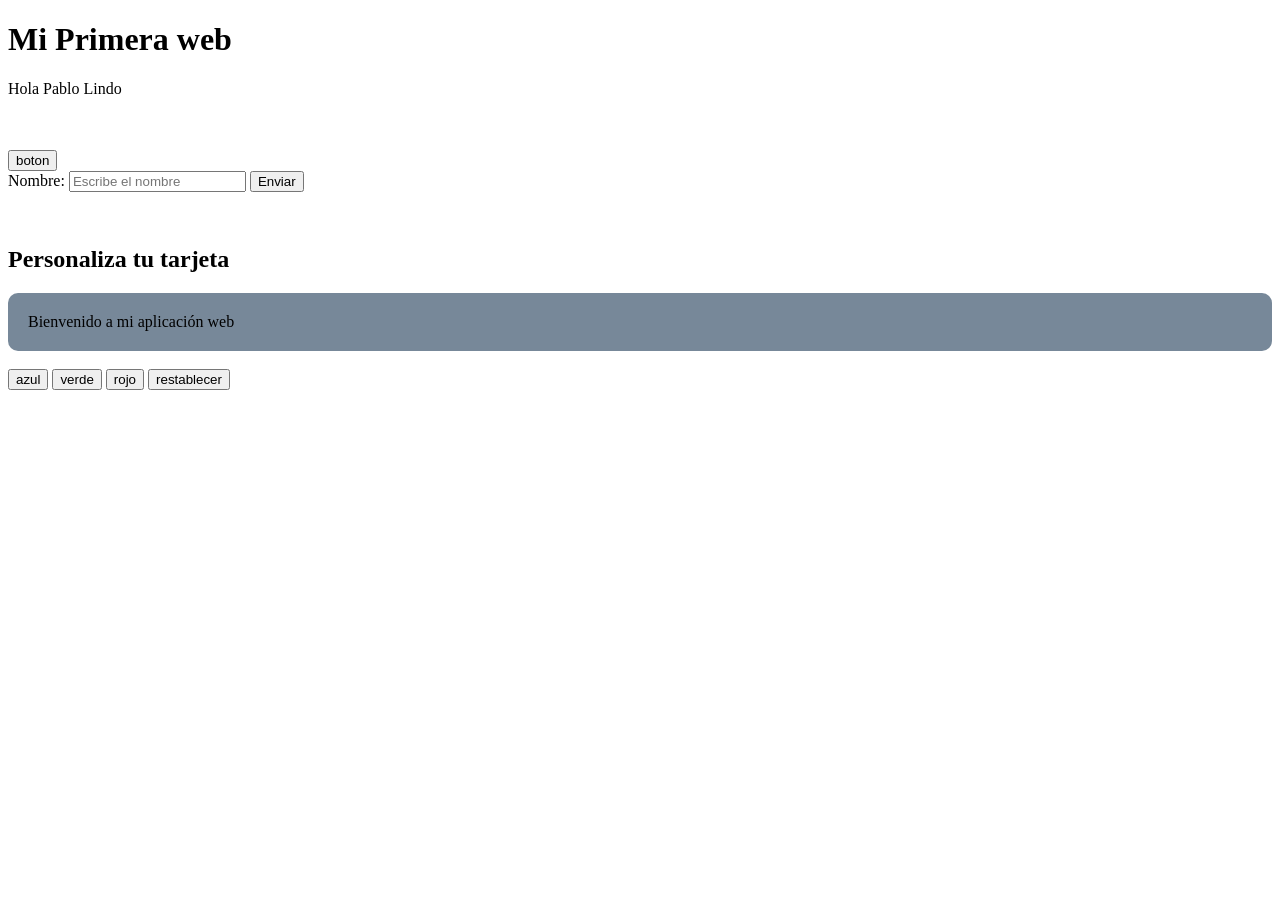
<file: Trabajo/html/ejemplo.html>
<!DOCTYPE html>
<html lang="es">
<head>
   <meta charset="UTF-8">
   <meta name="viewport" content="width=device-width, initial-scale=1.0">
   <title>Document</title>
   <link href="../css/estilos1111.css" rel="stylesheet"/>
</head>
<body>
   <!-- ejemplo.html -->
   <h1 id="titulo">Mi Primera web</h1>
   
   <p id="mensaje">Hola Pablo Lindo</p>
   <br>
   <br>
   <button id="boton">boton</button>

   <form id="formulario">
    <label for="nombre">Nombre:</label>
    <input type="text" id="nombre" placeholder="Escribe el nombre" required>
    <button type="submit">Enviar</button>
    </form>
   
    <p id="nuevoM"></p>
    <br>

    <h2 id="titulo2">Personaliza tu tarjeta</h2>
    <div id="tarjeta">Bienvenido a mi aplicación web</div>
    <br>
    <button id="azul">azul</button>
    <button id="verde">verde</button>
    <button id="rojo">rojo</button>
    <button id="restablecer">restablecer</button>


   <script src="../js/app.js" defer></script>
</body>
</html>
</file>
<file: IA/estilos.css>
/* ==========================================================================
   Plataforma de Referidos y Fidelización · CAC-PJL
   Sistema visual: base Bevel (cloudlight, tinta, Cloud Cards, cápsulas)
   + energía Slush (contornos negros, paleta sticker, bandas, cintas 3D)
   ========================================================================== */

/* ---------- 1. Tokens ---------- */
:root {
    /* Neutros (Bevel) */
    --blanco: #ffffff;
    --tinta: #222326;
    --carbon: #1f2025;
    --nube: #ebf0f8;
    --gris: #747679;
    --gris-lectura: #5b5e63;

    /* Paleta sticker (Slush) */
    --negro: #000000;
    --cielo: #dceeff;
    --electrico: #4da2ff;
    --menta: #55db9c;
    --lavanda: #e9ccff;
    --ember: #fb4903;
    --sol: #ffd731;
    --violeta: #5c4ade;

    /* Acentos de datos (Bevel) */
    --verde: #31ce01;
    --azul: #415eee;
    --lila: #b9a6ff;
    --coral: #ffab94;

    /* Atmósfera del hero (Bevel Hero Sky) */
    --gradiente-hero: linear-gradient(#d2e5ff, #fff9ee);

    /* Tipografía */
    --fuente-ui: Inter, -apple-system, BlinkMacSystemFont, "Segoe UI", Roboto, sans-serif;
    --fuente-display: "Bowlby One", Inter, -apple-system, BlinkMacSystemFont, "Segoe UI", sans-serif;

    /* Espaciado (base 8px) */
    --esp-8: 8px;
    --esp-16: 16px;
    --esp-24: 24px;
    --esp-32: 32px;
    --esp-40: 40px;
    --esp-48: 48px;
    --esp-80: 80px;
    --esp-96: 96px;

    /* Radios */
    --radio-img: 16px;
    --radio-tarjeta: 24px;
    --radio-tarjeta-xl: 32px;
    --radio-grande: 40px;
    --radio-pildora: 9999px;

    /* Layout */
    --ancho: 1200px;
    --gutter: clamp(16px, 4vw, 40px);
    --ritmo-seccion: clamp(56px, 8vw, 96px);

    /* Movimiento */
    --curva: cubic-bezier(.2, .8, .2, 1);
}

/* ---------- 2. Base ---------- */
*,
*::before,
*::after {
    box-sizing: border-box;
}

html {
    scroll-behavior: smooth;
    -webkit-text-size-adjust: 100%;
}

body {
    margin: 0;
    background-color: var(--blanco);
    color: var(--tinta);
    font-family: var(--fuente-ui);
    font-size: 1rem;
    line-height: 1.6;
    -webkit-font-smoothing: antialiased;
    -moz-osx-font-smoothing: grayscale;
}

::selection {
    background: var(--sol);
    color: var(--negro);
}

a {
    color: inherit;
}

:focus-visible {
    outline: 3px solid var(--violeta);
    outline-offset: 3px;
    border-radius: 6px;
}

p {
    margin: 0 0 var(--esp-16);
}

strong {
    font-weight: 600;
}

/* ---------- 3. Barra de progreso (mejora progresiva) ---------- */
.progreso {
    position: fixed;
    inset: 0 0 auto 0;
    height: 6px;
    background: var(--electrico);
    border-bottom: 1px solid var(--negro);
    transform-origin: 0 50%;
    transform: scaleX(0);
    z-index: 100;
    pointer-events: none;
}

@supports (animation-timeline: scroll()) {
    .progreso {
        animation: progreso linear both;
        animation-timeline: scroll(root);
    }
}

@keyframes progreso {
    to {
        transform: scaleX(1);
    }
}

/* ---------- 4. Hero ---------- */
.hero {
    position: relative;
    isolation: isolate;
    overflow: hidden;
    margin: 16px 16px 0;
    padding: clamp(72px, 11vw, 136px) clamp(20px, 5vw, 64px) clamp(120px, 15vw, 200px);
    border-radius: var(--radio-tarjeta-xl);
    background: var(--gradiente-hero);
    text-align: center;
}

.hero__texto {
    position: relative;
    z-index: 3;
    max-width: 980px;
    margin: 0 auto;
}

.hero h1 {
    margin: 0 0 var(--esp-24);
    font-size: clamp(2.25rem, 6.6vw, 5rem);
    font-weight: 600;
    line-height: 1;
    letter-spacing: -0.03em;
    color: var(--tinta);
    text-wrap: balance;
    animation: entrada .9s var(--curva) both;
}

.hero p {
    max-width: 38ch;
    margin: 0 auto;
    font-size: clamp(1.125rem, 2.2vw, 1.5rem);
    line-height: 1.3;
    color: var(--gris-lectura);
    text-wrap: balance;
    animation: entrada .9s .15s var(--curva) both;
}

@keyframes entrada {
    from {
        opacity: 0;
        transform: translateY(28px);
    }
    to {
        opacity: 1;
        transform: translateY(0);
    }
}

/* Cintas 3D (Slush) */
.cinta {
    position: absolute;
    z-index: 0;
    border: 1px solid var(--negro);
    border-radius: var(--radio-pildora);
}

.cinta--1 {
    left: -10%;
    bottom: -44px;
    width: 72%;
    height: 112px;
    background: var(--electrico);
    transform: rotate(-6deg);
    animation: oleaje 9s ease-in-out infinite;
}

.cinta--2 {
    right: -12%;
    bottom: 46px;
    width: 46%;
    height: 68px;
    background: var(--lavanda);
    transform: rotate(5deg);
    animation: oleaje 11s ease-in-out infinite reverse;
}

@keyframes oleaje {
    0%, 100% {
        translate: 0 0;
    }
    50% {
        translate: 18px -10px;
    }
}

/* Stickers */
.sticker {
    --rot: 0deg;
    position: absolute;
    z-index: 1;
    border: 1px solid var(--negro);
    transform: rotate(var(--rot));
    animation: flotar 7s ease-in-out infinite;
}

@keyframes flotar {
    0%, 100% {
        transform: rotate(var(--rot)) translateY(0);
    }
    50% {
        transform: rotate(calc(var(--rot) + 6deg)) translateY(-14px);
    }
}

.sticker--moneda {
    --rot: -12deg;
    top: 14%;
    left: 8%;
    width: 84px;
    height: 84px;
    border-radius: 50%;
    background: var(--sol);
}

.sticker--moneda::after {
    content: "";
    position: absolute;
    inset: 14px;
    border: 1px solid var(--negro);
    border-radius: 50%;
}

.sticker--cohete {
    --rot: 14deg;
    top: 10%;
    right: 9%;
    width: 68px;
    height: 112px;
    border-radius: 60px 60px 20px 20px;
    background: var(--ember);
    animation-delay: -2s;
}

.sticker--cohete::after {
    content: "";
    position: absolute;
    top: 26px;
    left: 50%;
    width: 24px;
    height: 24px;
    margin-left: -12px;
    border: 1px solid var(--negro);
    border-radius: 50%;
    background: var(--blanco);
}

.sticker--billetera {
    --rot: -8deg;
    bottom: 28%;
    left: 5%;
    width: 124px;
    height: 86px;
    border-radius: 16px;
    background: var(--violeta);
    animation-delay: -4s;
}

.sticker--billetera::after {
    content: "";
    position: absolute;
    top: 50%;
    right: 14px;
    width: 22px;
    height: 22px;
    margin-top: -11px;
    border: 1px solid var(--negro);
    border-radius: 50%;
    background: var(--sol);
}

.sticker--check {
    --rot: 10deg;
    bottom: 32%;
    right: 6%;
    width: 78px;
    height: 78px;
    border-radius: 20px;
    background: var(--menta);
    animation-delay: -1s;
}

.sticker--check::after {
    content: "";
    position: absolute;
    top: 18px;
    left: 28px;
    width: 18px;
    height: 32px;
    border-right: 5px solid var(--negro);
    border-bottom: 5px solid var(--negro);
    transform: rotate(45deg);
}

.sticker--anillo {
    --rot: 0deg;
    top: 56%;
    left: 24%;
    width: 72px;
    height: 72px;
    border: 12px solid;
    border-color: var(--verde) var(--azul) var(--lila) var(--coral);
    border-radius: 50%;
    animation: giro 16s linear infinite;
}

@keyframes giro {
    to {
        transform: rotate(360deg);
    }
}

/* ---------- 5. Menú en cápsula flotante ---------- */
.menu {
    position: sticky;
    top: 12px;
    z-index: 50;
    display: flex;
    align-items: center;
    gap: var(--esp-8);
    width: min(1100px, calc(100% - 32px));
    margin: -36px auto 0;
    padding: 12px 16px;
    border: 1px solid var(--negro);
    border-radius: var(--radio-tarjeta-xl);
    background: rgba(255, 255, 255, .86);
    -webkit-backdrop-filter: blur(16px);
    backdrop-filter: blur(16px);
    overflow-x: auto;
    scrollbar-width: none;
}

.menu::-webkit-scrollbar {
    display: none;
}

.menu strong {
    flex: none;
    padding: 0 8px 0 4px;
    font-size: 1.125rem;
    font-weight: 500;
    letter-spacing: .01em;
    color: var(--tinta);
}

.menu a {
    flex: none;
    display: inline-block;
    padding: 9px 16px;
    border: 1px solid var(--negro);
    border-radius: var(--radio-pildora);
    background: var(--blanco);
    color: var(--negro);
    font-size: .875rem;
    font-weight: 700;
    letter-spacing: .03em;
    text-decoration: none;
    transition: transform .25s var(--curva), background-color .25s, color .25s;
}

.menu a:hover {
    background: var(--sol);
    transform: translateY(-2px);
}

.menu a:active {
    transform: translateY(0) scale(.97);
}

.menu a.activo {
    background: var(--carbon);
    color: var(--nube);
}

/* ---------- 6. Estructura de secciones ---------- */
main {
    display: block;
    margin-top: calc(-1 * var(--esp-48));
    padding-top: var(--esp-48);
}

.banda {
    padding-block: var(--ritmo-seccion);
    scroll-margin-top: 80px;
}

.banda--blanca {
    background: var(--blanco);
}

.banda--cielo {
    background: var(--cielo);
}

.banda--nube {
    background: var(--nube);
}

.contenedor {
    width: min(100% - 2 * var(--gutter), var(--ancho));
    margin-inline: auto;
}

/* ---------- 7. Títulos ---------- */
h2 {
    position: relative;
    margin: 0 0 var(--esp-48);
    padding-bottom: var(--esp-24);
    font-family: var(--fuente-display);
    font-size: clamp(1.75rem, 4.6vw, 3.25rem);
    font-weight: 400;
    line-height: .98;
    letter-spacing: -0.01em;
    color: var(--tinta);
    text-wrap: balance;
    scroll-margin-top: 100px;
}

h2::after {
    content: "";
    position: absolute;
    left: 0;
    bottom: 0;
    width: 96px;
    height: 14px;
    border: 1px solid var(--negro);
    border-radius: var(--radio-pildora);
    background: var(--sol);
    transition: width .5s var(--curva);
}

section:hover h2::after {
    width: 160px;
}

h3 {
    margin: var(--esp-48) 0 var(--esp-16);
    font-size: clamp(1.25rem, 2.6vw, 1.75rem);
    font-weight: 600;
    line-height: 1.15;
    letter-spacing: -0.02em;
    color: var(--tinta);
    scroll-margin-top: 100px;
    text-wrap: balance;
}

h2 + h3 {
    margin-top: 0;
}

.banda h3::before {
    content: "";
    display: inline-block;
    width: 14px;
    height: 14px;
    margin-right: 10px;
    border: 1px solid var(--negro);
    border-radius: 50%;
    background: var(--sol);
    vertical-align: .08em;
}

h4 {
    display: inline-block;
    margin: var(--esp-32) 0 var(--esp-16);
    padding: 6px 18px;
    border: 1px solid var(--negro);
    border-radius: var(--radio-pildora);
    background: var(--lavanda);
    color: var(--negro);
    font-size: .875rem;
    font-weight: 700;
    letter-spacing: .032em;
    scroll-margin-top: 100px;
}

#solucion {
    background: var(--menta);
}

.lead {
    max-width: 72ch;
    font-size: clamp(1.0625rem, 1.8vw, 1.25rem);
    line-height: 1.55;
    color: var(--gris-lectura);
}

.nota {
    margin-top: var(--esp-16);
    font-size: .9375rem;
    color: var(--gris-lectura);
}

/* ---------- 8. Tablas ---------- */
.tabla-wrap {
    margin: var(--esp-16) 0 var(--esp-24);
    border: 1px solid var(--negro);
    border-radius: var(--radio-tarjeta);
    background: var(--blanco);
    overflow-x: auto;
    -webkit-overflow-scrolling: touch;
}

table {
    width: 100%;
    min-width: 640px;
    margin: 0;
    border-collapse: collapse;
    font-size: .9375rem;
}

table.tabla-datos,
.tabla-wrap table:has(th:nth-child(2):last-child) {
    min-width: 480px;
}

th,
td {
    padding: 16px 20px;
    text-align: left;
    vertical-align: top;
    border-bottom: 1px solid #dbe3f0;
}

thead th {
    background: var(--carbon);
    color: var(--nube);
    font-size: .8125rem;
    font-weight: 600;
    letter-spacing: .04em;
    white-space: nowrap;
}

tbody tr:last-child > *,
tbody tr:last-child td {
    border-bottom: 0;
}

tbody tr {
    transition: background-color .2s;
}

tbody tr:nth-child(even) {
    background: color-mix(in srgb, var(--nube) 45%, var(--blanco));
}

tbody tr:hover {
    background: var(--cielo);
}

.tabla-datos th[scope="row"] {
    width: 32%;
    background: var(--nube);
    color: var(--tinta);
    font-weight: 600;
}

.id-col td:first-child {
    white-space: nowrap;
    font-weight: 600;
    color: var(--violeta);
}

/* Etiquetas de prioridad */
.chip {
    display: inline-block;
    padding: 3px 14px;
    border: 1px solid var(--negro);
    border-radius: var(--radio-pildora);
    font-size: .8125rem;
    font-weight: 700;
    letter-spacing: .03em;
    white-space: nowrap;
}

.chip--must {
    background: var(--menta);
}

.chip--should {
    background: var(--lavanda);
}

/* ---------- 9. Listas ---------- */
ul,
ol {
    margin: 0 0 var(--esp-24);
}

.lista-tarjetas {
    display: grid;
    grid-template-columns: repeat(auto-fit, minmax(min(100%, 260px), 1fr));
    gap: var(--esp-16);
    margin: var(--esp-16) 0 var(--esp-32);
    padding: 0;
    list-style: none;
}

.lista-columna {
    grid-template-columns: 1fr;
}

.lista-tarjetas li {
    position: relative;
    padding: 20px 22px 20px 54px;
    border: 1px solid var(--negro);
    border-radius: 20px;
    background: var(--blanco);
    transition: transform .3s var(--curva), background-color .3s;
}

.lista-tarjetas li::before {
    content: "";
    position: absolute;
    top: 24px;
    left: 22px;
    width: 16px;
    height: 16px;
    border: 1px solid var(--negro);
    border-radius: 50%;
    background: var(--electrico);
}

.lista-tarjetas li:nth-child(6n+2)::before { background: var(--menta); }
.lista-tarjetas li:nth-child(6n+3)::before { background: var(--sol); }
.lista-tarjetas li:nth-child(6n+4)::before { background: var(--ember); }
.lista-tarjetas li:nth-child(6n+5)::before { background: var(--violeta); }
.lista-tarjetas li:nth-child(6n+6)::before { background: var(--lavanda); }

.lista-tarjetas li:hover {
    transform: translateY(-4px) rotate(-.4deg);
    background: var(--lavanda);
}

.lista-simple {
    margin: 0;
    padding: 0;
    list-style: none;
}

.lista-simple li {
    position: relative;
    margin-bottom: 8px;
    padding-left: 24px;
}

.lista-simple li:last-child {
    margin-bottom: 0;
}

.lista-simple li::before {
    content: "";
    position: absolute;
    top: .55em;
    left: 0;
    width: 11px;
    height: 11px;
    border: 1px solid var(--negro);
    border-radius: 50%;
    background: var(--sol);
}

/* ---------- 10. Aviso ---------- */
.aviso {
    margin: 0 0 var(--esp-32);
    padding: 20px 28px;
    border: 1px solid var(--negro);
    border-radius: 20px;
    background: var(--lavanda);
}

.aviso p {
    margin: 0;
    font-weight: 500;
}

/* ---------- 11. Casos de uso ---------- */
.rejilla-casos {
    display: grid;
    grid-template-columns: repeat(2, 1fr);
    gap: var(--esp-24);
}

.caso {
    --acento: var(--electrico);
    position: relative;
    overflow: hidden;
    padding: 56px 32px 32px;
    border: 1px solid var(--negro);
    border-radius: var(--radio-tarjeta);
    background: var(--blanco);
    transition: transform .35s var(--curva), background-color .35s;
}

.caso::before {
    content: "";
    position: absolute;
    top: 0;
    left: 0;
    right: 0;
    height: 18px;
    border-bottom: 1px solid var(--negro);
    background: var(--acento);
}

.caso:nth-child(5n+2) { --acento: var(--menta); }
.caso:nth-child(5n+3) { --acento: var(--sol); }
.caso:nth-child(5n+4) { --acento: var(--lavanda); }
.caso:nth-child(5n+5) { --acento: var(--ember); }

.caso:hover {
    transform: translateY(-6px) rotate(-.3deg);
    background: color-mix(in srgb, var(--acento) 12%, var(--blanco));
}

.caso h3 {
    margin-top: 0;
}

.caso h3::before {
    background: var(--acento);
}

.caso p {
    margin-bottom: 12px;
}

.caso strong {
    color: var(--violeta);
}

.caso ol {
    margin: 8px 0 0;
    padding-left: 24px;
}

.caso ol li {
    margin-bottom: 10px;
    padding-left: 4px;
}

.caso ol li::marker {
    font-weight: 700;
    color: var(--violeta);
}

/* ---------- 12. Ideas ---------- */
.rejilla-ideas {
    display: grid;
    grid-template-columns: repeat(3, 1fr);
    gap: var(--esp-24);
    margin-top: var(--esp-40);
}

.idea {
    --acento: var(--electrico);
    padding: var(--esp-32);
    border-radius: var(--radio-tarjeta);
    background: var(--blanco);
    transition: transform .35s var(--curva), background-color .35s;
}

.idea::before {
    content: "";
    display: block;
    width: 48px;
    height: 48px;
    margin-bottom: 20px;
    border: 1px solid var(--negro);
    border-radius: 16px;
    background: var(--acento);
    transform: rotate(-8deg);
    transition: transform .4s var(--curva), border-radius .4s var(--curva);
}

.idea:nth-child(6n+2) { --acento: var(--menta); }
.idea:nth-child(6n+3) { --acento: var(--sol); }
.idea:nth-child(6n+4) { --acento: var(--lavanda); }
.idea:nth-child(6n+5) { --acento: var(--ember); }
.idea:nth-child(6n+6) { --acento: var(--violeta); }

.idea:nth-child(3n+2)::before {
    border-radius: 50%;
}

.idea:hover {
    transform: translateY(-6px);
    background: color-mix(in srgb, var(--acento) 14%, var(--blanco));
}

.idea:hover::before {
    transform: rotate(10deg) scale(1.12);
}

.idea h3 {
    margin: 0 0 12px;
    font-size: clamp(1.25rem, 2vw, 1.5rem);
    line-height: 1.1;
}

.idea p {
    margin: 0;
    font-size: 1rem;
    line-height: 1.55;
    color: var(--gris-lectura);
}

/* ---------- 13. Conclusión ---------- */
.conclusion {
    position: relative;
    overflow: hidden;
    margin-top: var(--esp-80);
    padding: clamp(28px, 5vw, 64px);
    border-radius: var(--radio-grande);
    background: var(--carbon);
    color: var(--nube);
}

.conclusion h3 {
    position: relative;
    z-index: 1;
    margin-top: 0;
    max-width: 18ch;
    font-size: clamp(1.75rem, 4vw, 3rem);
    letter-spacing: -0.03em;
    color: var(--blanco);
}

.conclusion h3::before {
    display: none;
}

.conclusion p {
    position: relative;
    z-index: 1;
    max-width: 68ch;
    font-size: clamp(1.0625rem, 1.6vw, 1.25rem);
    line-height: 1.55;
    color: var(--nube);
}

.conclusion p:last-child {
    margin-bottom: 0;
}

.conclusion__sticker {
    position: absolute;
    border: 1px solid var(--nube);
}

.conclusion__sticker--a {
    top: -50px;
    right: -30px;
    width: 180px;
    height: 180px;
    border-radius: 50%;
    background: var(--violeta);
    animation: flotar 9s ease-in-out infinite;
    --rot: 0deg;
}

.conclusion__sticker--b {
    right: 12%;
    bottom: -36px;
    width: 120px;
    height: 120px;
    border-radius: 32px;
    background: var(--sol);
    --rot: 12deg;
    transform: rotate(12deg);
    animation: flotar 8s -3s ease-in-out infinite;
}

/* ---------- 14. Pie ---------- */
.pie {
    margin: 16px;
    padding: var(--esp-40) var(--esp-24);
    border-radius: var(--radio-tarjeta-xl);
    background: var(--carbon);
    color: var(--nube);
    text-align: center;
}

.pie p {
    max-width: 70ch;
    margin: 0 auto;
    font-size: 1rem;
    font-weight: 500;
    line-height: 1.5;
}

/* ---------- 15. Aparición al hacer scroll ---------- */
.js .revelar {
    opacity: 0;
    transform: translateY(28px);
    transition: opacity .7s var(--curva), transform .7s var(--curva);
}

.js .revelar.visible {
    opacity: 1;
    transform: translateY(0);
}

/* Hover de tarjetas con revelado: mantener la transición propia */
.js .caso.revelar.visible,
.js .idea.revelar.visible {
    transition: opacity .7s var(--curva), transform .35s var(--curva), background-color .35s;
}

.js .lista-tarjetas.revelar li {
    opacity: 0;
    transform: translateY(16px);
}

.js .lista-tarjetas.revelar.visible li {
    opacity: 1;
    transform: translateY(0);
    transition: opacity .6s var(--curva), transform .6s var(--curva), background-color .3s;
}

.js .lista-tarjetas.revelar.visible li:nth-child(2) { transition-delay: .06s; }
.js .lista-tarjetas.revelar.visible li:nth-child(3) { transition-delay: .12s; }
.js .lista-tarjetas.revelar.visible li:nth-child(4) { transition-delay: .18s; }
.js .lista-tarjetas.revelar.visible li:nth-child(5) { transition-delay: .24s; }
.js .lista-tarjetas.revelar.visible li:nth-child(6) { transition-delay: .30s; }
.js .lista-tarjetas.revelar.visible li:nth-child(7) { transition-delay: .36s; }
.js .lista-tarjetas.revelar.visible li:nth-child(8) { transition-delay: .42s; }

.js .lista-tarjetas.revelar.visible li:hover {
    transition-delay: 0s;
    transform: translateY(-4px) rotate(-.4deg);
}

/* ---------- 16. Responsive ---------- */
@media (max-width: 1024px) {
    .rejilla-ideas {
        grid-template-columns: repeat(2, 1fr);
    }
}

@media (max-width: 860px) {
    .rejilla-casos {
        grid-template-columns: 1fr;
    }

    .sticker--anillo {
        display: none;
    }
}

@media (max-width: 720px) {
    .hero {
        margin: 8px 8px 0;
        border-radius: 24px;
    }

    .sticker--moneda {
        top: 6%;
        left: 4%;
        width: 56px;
        height: 56px;
    }

    .sticker--moneda::after {
        inset: 9px;
    }

    .sticker--cohete {
        top: 5%;
        right: 5%;
        width: 44px;
        height: 72px;
    }

    .sticker--cohete::after {
        top: 16px;
        width: 16px;
        height: 16px;
        margin-left: -8px;
    }

    .sticker--billetera {
        bottom: 24%;
        left: 3%;
        width: 80px;
        height: 56px;
    }

    .sticker--billetera::after {
        right: 9px;
        width: 14px;
        height: 14px;
        margin-top: -7px;
    }

    .sticker--check {
        display: none;
    }

    .cinta--1 {
        height: 84px;
        bottom: -34px;
    }

    .cinta--2 {
        height: 52px;
        bottom: 36px;
    }

    .menu {
        width: calc(100% - 16px);
        margin-top: -28px;
        padding: 10px 12px;
        border-radius: 28px;
    }

    .menu strong {
        font-size: 1rem;
    }

    .menu a {
        padding: 8px 14px;
        font-size: .8125rem;
    }

    h2 {
        margin-bottom: var(--esp-32);
    }

    h3 {
        margin-top: var(--esp-40);
    }

    th,
    td {
        padding: 12px 14px;
    }

    .caso {
        padding: 52px 22px 24px;
    }

    .idea {
        padding: 24px;
    }

    .conclusion {
        border-radius: 28px;
    }

    .conclusion__sticker--a {
        width: 120px;
        height: 120px;
    }

    .conclusion__sticker--b {
        display: none;
    }

    .pie {
        margin: 8px;
        border-radius: 24px;
    }
}

@media (max-width: 600px) {
    .rejilla-ideas {
        grid-template-columns: 1fr;
    }

    .lista-tarjetas li {
        padding: 18px 18px 18px 48px;
    }

    .lista-tarjetas li::before {
        left: 18px;
    }
}

/* ---------- 17. Preferencias de movimiento reducido ---------- */
@media (prefers-reduced-motion: reduce) {
    html {
        scroll-behavior: auto;
    }

    *,
    *::before,
    *::after {
        animation-duration: .001ms !important;
        animation-iteration-count: 1 !important;
        transition-duration: .001ms !important;
        transition-delay: 0s !important;
    }

    .js .revelar,
    .js .lista-tarjetas.revelar li {
        opacity: 1;
        transform: none;
    }
}

/* ---------- 18. Impresión ---------- */
@media print {
    .progreso,
    .menu,
    .sticker,
    .cinta,
    .conclusion__sticker {
        display: none !important;
    }

    .hero,
    .banda,
    .conclusion,
    .pie {
        background: #fff !important;
        color: #000 !important;
    }

    .js .revelar,
    .js .lista-tarjetas.revelar li {
        opacity: 1 !important;
        transform: none !important;
    }
}
</file>
<file: Trabajo/estilos.css>
* {
    box-sizing: border-box;
}

html {
    scroll-behavior: smooth;
}

body {
    margin: 0;
    background-color: #f2f7ff;
    color: #23354f;
    font-family: Arial, sans-serif;
    line-height: 1.6;
}

main {
    max-width: 1100px;
    margin: 30px auto;
    padding: 30px;
    background-color: white;
    border-radius: 12px;
}

header {
    background-color: #0054bf;
    color: white;
    padding: 35px;
    border-radius: 10px;
    text-align: center;
}

h1 {
    margin-top: 0;
    font-size: 30px;
}

h2 {
    color: #0054bf;
    border-bottom: 3px solid #ffc629;
    padding-bottom: 8px;
    margin-top: 35px;
}

h3, h4 {
    color: #0068cf;
}

p {
    margin-bottom: 16px;
}

nav {
    background-color: #e8f1ff;
    padding: 15px;
    margin-top: 25px;
    border-radius: 8px;
}

nav a {
    display: inline-block;
    background-color: #0054bf;
    color: white;
    padding: 8px 12px;
    margin: 5px;
    border-radius: 6px;
    text-decoration: none;
}

nav a:hover {
    background-color: #003d8c;
}

table {
    width: 100%;
    border-collapse: collapse;
    margin: 20px 0;
}

th, td {
    border: 1px solid #cbd9ee;
    padding: 12px;
    text-align: left;
    vertical-align: top;
}

th {
    background-color: #0054bf;
    color: white;
}

tr:nth-child(even) {
    background-color: #f2f7ff;
}

article, aside {
    border-left: 4px solid #ffc629;
    padding: 12px 18px;
    margin: 18px 0;
    background-color: #f8fbff;
}

footer {
    margin-top: 40px;
    padding: 20px;
    background-color: #0054bf;
    color: white;
    text-align: center;
    border-radius: 8px;
}

@media (max-width: 600px) {
    main {
        margin: 0;
        padding: 15px;
    }

    header {
        padding: 20px;
    }

    h1 {
        font-size: 24px;
    }
}
</file>
<file: Trabajo/css/estilos.css>
* {
    box-sizing: border-box;
}

html {
    scroll-behavior: smooth;
}

body {
    margin: 0;
    background-color: #f2f7ff;
    color: #23354f;
    font-family: Arial, sans-serif;
    line-height: 1.6;
}

main {
    max-width: 1100px;
    margin: 30px auto;
    padding: 30px;
    background-color: white;
    border-radius: 12px;
}

header {
    background-color: #0054bf;
    color: white;
    padding: 35px;
    border-radius: 10px;
    text-align: center;
}

h1 {
    margin-top: 0;
    font-size: 30px;
}

h2 {
    color: #0054bf;
    border-bottom: 3px solid #ffc629;
    padding-bottom: 8px;
    margin-top: 35px;
}

h3, h4 {
    color: #0068cf;
}

p {
    margin-bottom: 16px;
}

nav {
    background-color: #e8f1ff;
    padding: 15px;
    margin-top: 25px;
    border-radius: 8px;
}

nav a {
    display: inline-block;
    background-color: #0054bf;
    color: white;
    padding: 8px 12px;
    margin: 5px;
    border-radius: 6px;
    text-decoration: none;
}

nav a:hover {
    background-color: #003d8c;
}

table {
    width: 100%;
    border-collapse: collapse;
    margin: 20px 0;
}

th, td {
    border: 1px solid #cbd9ee;
    padding: 12px;
    text-align: left;
    vertical-align: top;
}

th {
    background-color: #0054bf;
    color: white;
}

tr:nth-child(even) {
    background-color: #f2f7ff;
}

article, aside {
    border-left: 4px solid #ffc629;
    padding: 12px 18px;
    margin: 18px 0;
    background-color: #f8fbff;
}

footer {
    margin-top: 40px;
    padding: 20px;
    background-color: #0054bf;
    color: white;
    text-align: center;
    border-radius: 8px;
}

@media (max-width: 600px) {
    main {
        margin: 0;
        padding: 15px;
    }

    header {
        padding: 20px;
    }

    h1 {
        font-size: 24px;
    }
}
</file>
<file: Trabajo/css/estilos1111.css>
#tarjeta {
    background-color: lightslategrey;
    padding: 20px;
    border-radius: 10px;
}
</file>
